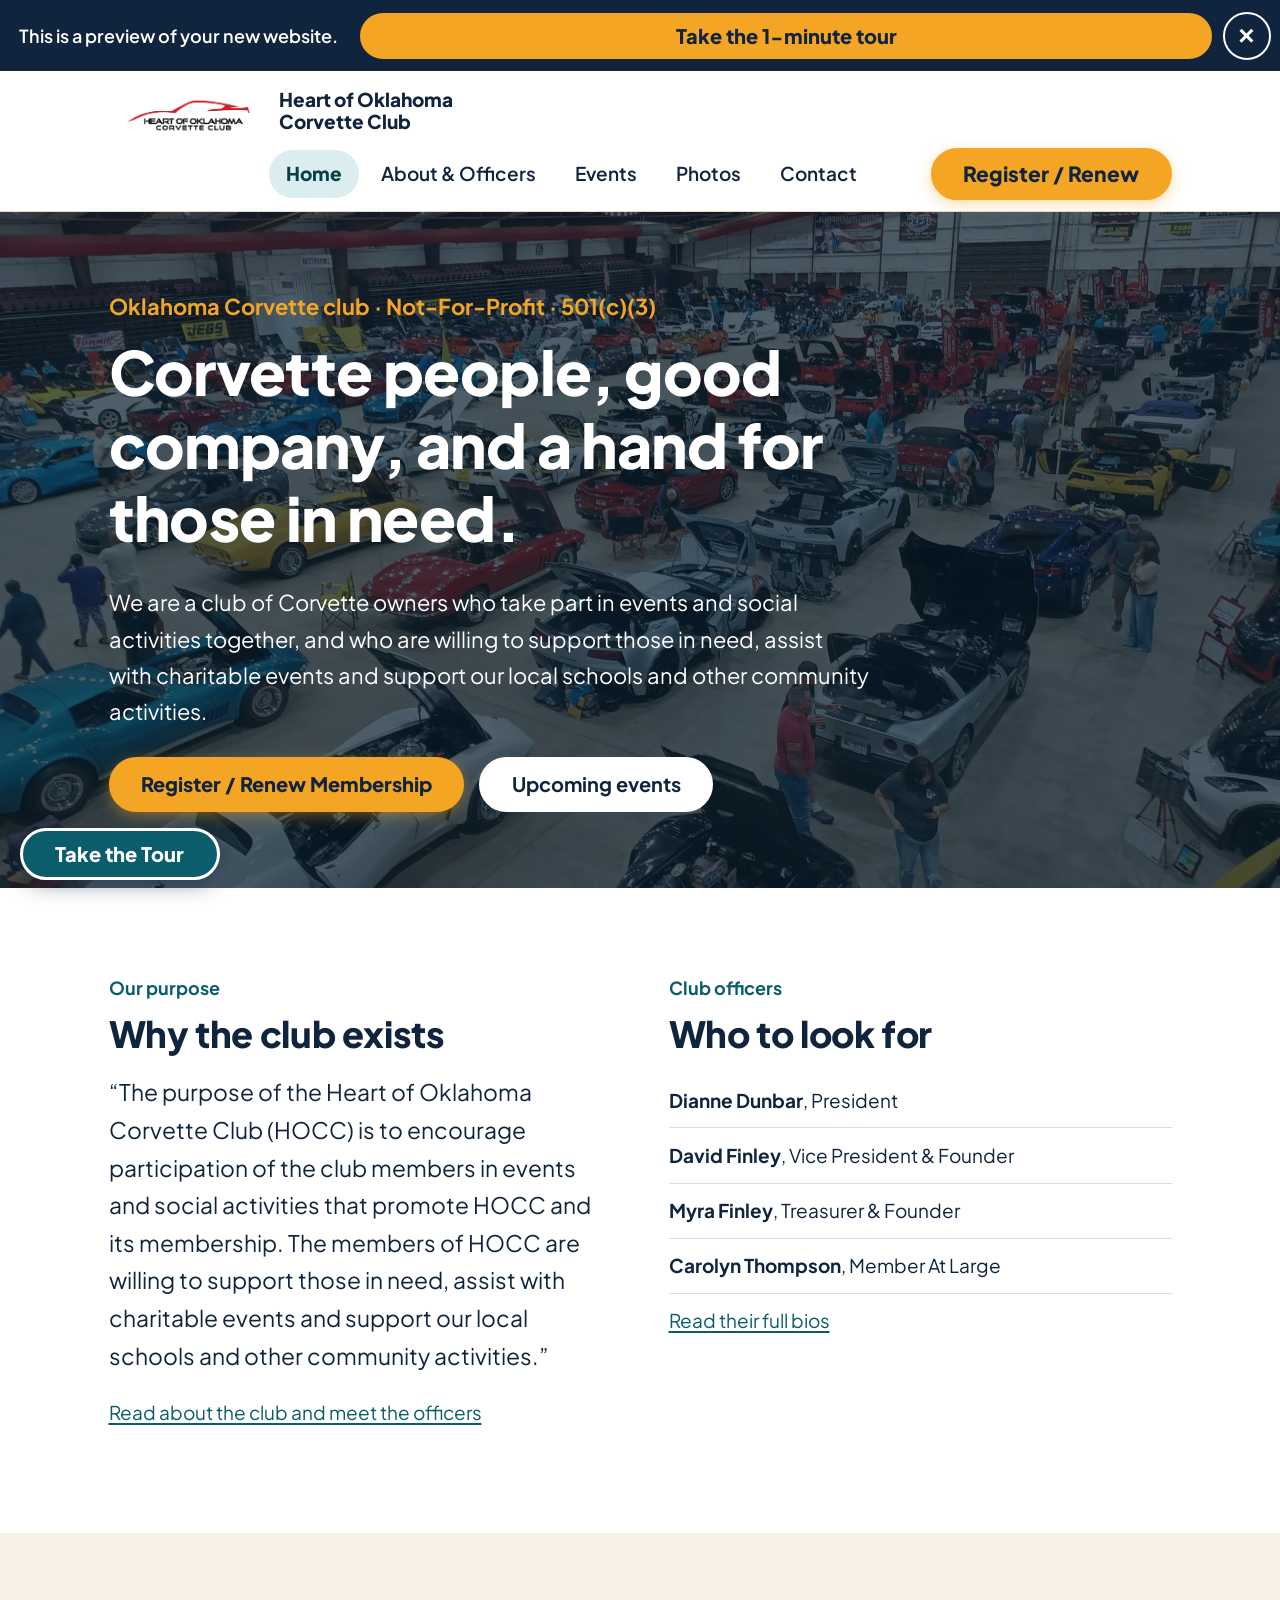
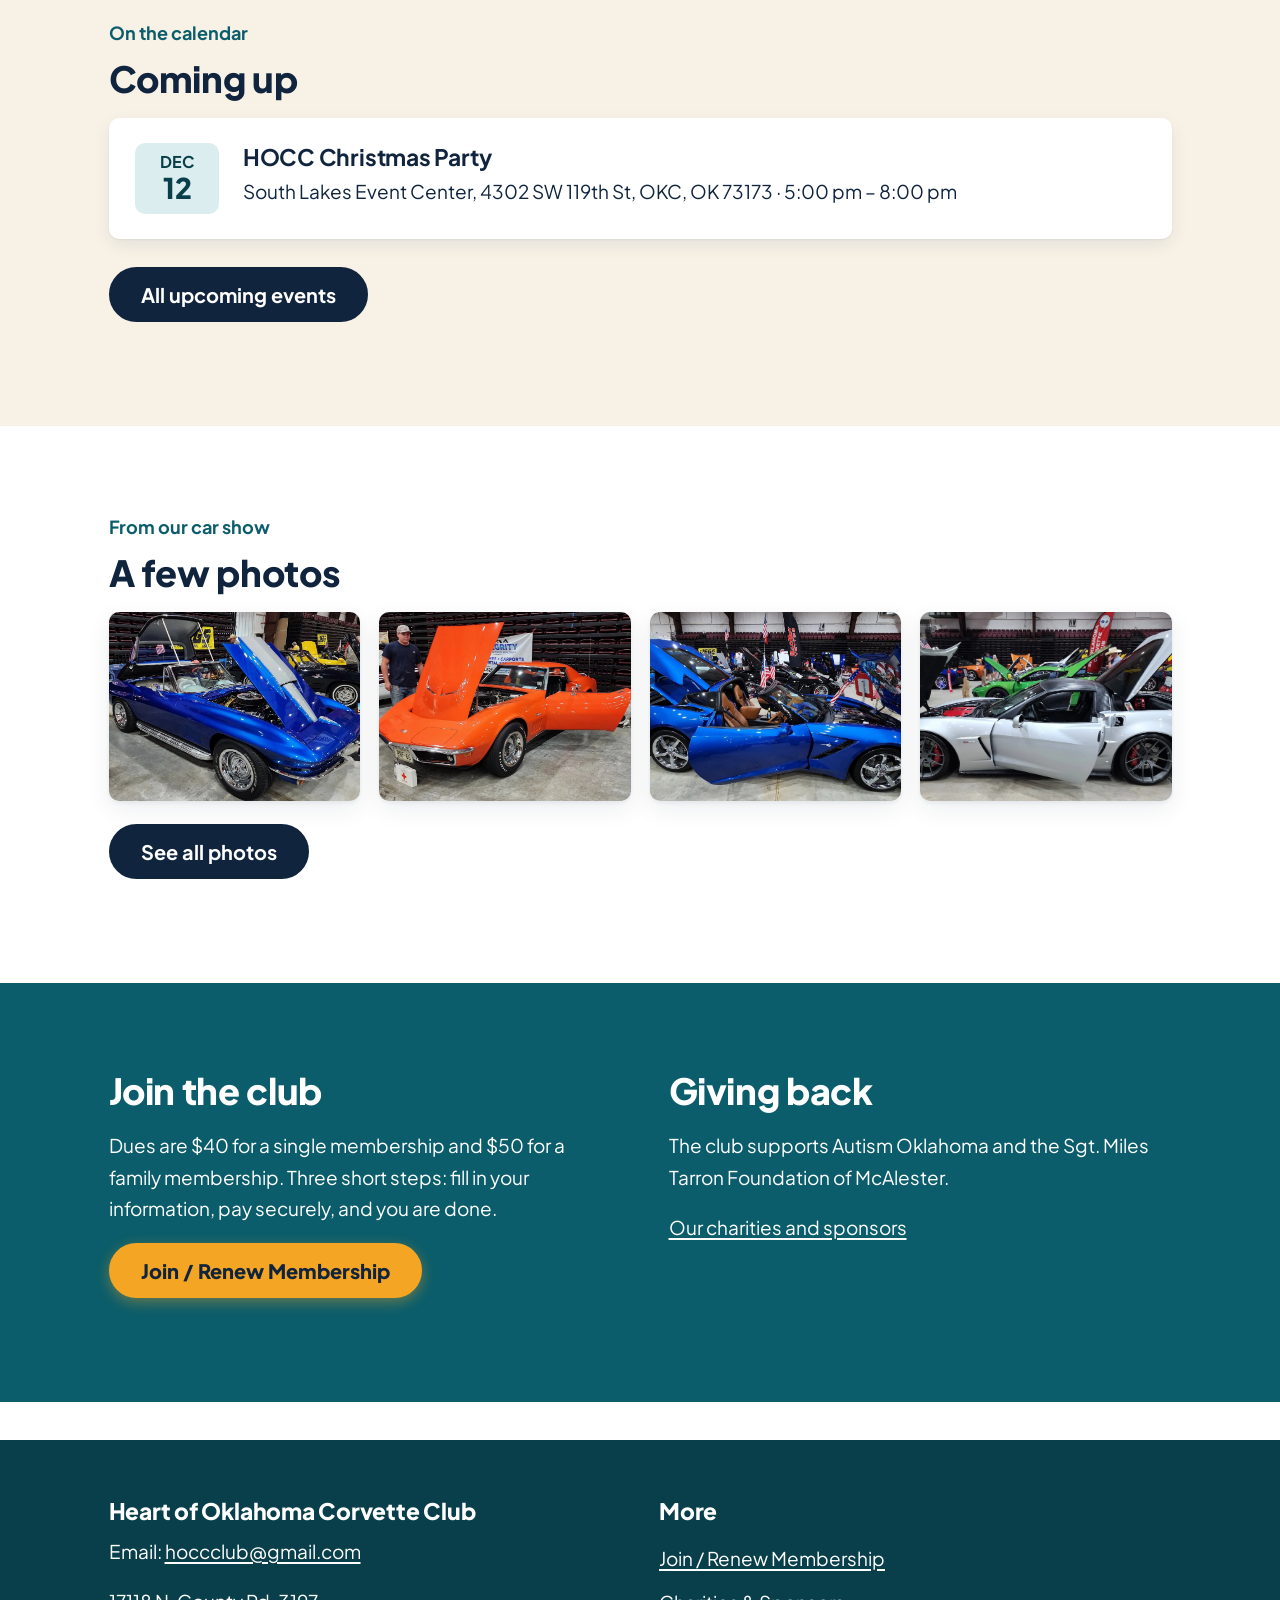
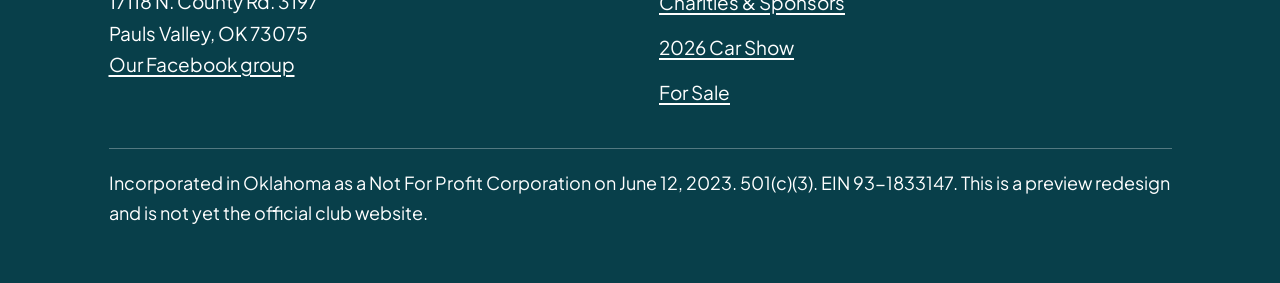
<file: index.html>
<!DOCTYPE html>
<html lang="en">
<head>
<meta charset="utf-8">
<meta name="viewport" content="width=device-width, initial-scale=1">
<meta name="robots" content="noindex, nofollow">
<title>Heart of Oklahoma Corvette Club</title>
<link rel="preconnect" href="https://fonts.googleapis.com">
<link rel="preconnect" href="https://fonts.gstatic.com" crossorigin>
<link href="https://fonts.googleapis.com/css2?family=Plus+Jakarta+Sans:wght@400;500;600;700;800&display=swap" rel="stylesheet">
<link rel="stylesheet" href="style.css">
<link rel="stylesheet" href="tour.css"> <!-- PREVIEW TOUR: remove before launch -->
</head>
<body>
<a class="skip" href="#main">Skip to main content</a>
<header class="site-header">
  <div class="wrap header-top">
    <a class="brand" href="index.html"><img src="images/1b97d2c0-HOCC-Logo.png" alt="Heart of Oklahoma Corvette Club logo"><span>Heart of Oklahoma Corvette Club</span></a>
    <a class="join-btn" href="membership.html"><span class="l-full">Register / Renew</span><span class="l-short">Register</span></a>
    <details class="menu"><summary>Menu</summary><ul><li><a href="index.html" aria-current="page">Home</a></li><li><a href="about.html">About &amp; Officers</a></li><li><a href="events.html">Events</a></li><li><a href="gallery.html">Photos</a></li><li><a href="contact.html">Contact</a></li></ul></details>
  </div>
  <nav class="nav" aria-label="Main">
    <div class="wrap"><ul>
      <li><a href="index.html" aria-current="page">Home</a></li>
      <li><a href="about.html">About &amp; Officers</a></li>
      <li><a href="events.html">Events</a></li>
      <li><a href="gallery.html">Photos</a></li>
      <li><a href="contact.html">Contact</a></li>
    </ul></div>
  </nav>
</header>

<main id="main">
  <div class="hero">
    <img class="hero-img" src="images/42bc1aed-CS-1.jpg" alt="Rows of Corvettes with hoods raised at a car show inside the Southeast EXPO Center">
    <div class="wrap hero-text">
      <p class="eyebrow hide-m">Oklahoma Corvette club &middot; Not-For-Profit &middot; 501(c)(3)</p>
      <h1>Corvette people, good company, and a hand for those in need.</h1>
      <p class="hide-m">We are a club of Corvette owners who take part in events and social activities together, and who are willing to support those in need, assist with charitable events and support our local schools and other community activities.</p>
      <div class="btn-row">
        <a class="btn gold" href="membership.html">Register / Renew Membership</a>
        <a class="btn light hide-m" href="events.html">Upcoming events</a>
      </div>
    </div>
  </div>

  <section>
    <div class="wrap two">
      <div>
        <p class="label">Our purpose</p>
        <h2>Why the club exists</h2>
        <p class="lead hide-m">&ldquo;The purpose of the Heart of Oklahoma Corvette Club (HOCC) is to encourage participation of the club members in events and social activities that promote HOCC and its membership. The members of HOCC are willing to support those in need, assist with charitable events and support our local schools and other community activities.&rdquo;</p>
        <p class="lead show-m">The club encourages its members to take part in events and social activities that promote HOCC and its membership. Members are willing to support those in need, assist with charitable events and support our local schools and other community activities.</p>
        <p class="show-m"><a href="about.html#purpose">Read more</a></p>
        <p class="hide-m"><a href="about.html">Read about the club and meet the officers</a></p>
      </div>
      <div>
        <p class="label">Club officers</p>
        <h2 class="hide-mobile">Who to look for</h2>
        <ul class="officer-mini hide-mobile">
          <li><strong>Dianne Dunbar</strong>, President</li>
          <li><strong>David Finley</strong>, Vice President &amp; Founder</li>
          <li><strong>Myra Finley</strong>, Treasurer &amp; Founder</li>
          <li><strong>Carolyn Thompson</strong>, Member At Large</li>
        </ul>
        <p style="margin-top:.6rem"><a href="about.html#officers"><span class="show-m">Meet our 4 club officers</span><span class="hide-m">Read their full bios</span></a></p>
      </div>
    </div>
  </section>

  <section class="band">
    <div class="wrap">
      <p class="label">On the calendar</p>
      <h2>Coming up</h2>
      <ul class="events" data-list="home">
        <li class="event" data-end="2026-10-25">
          <div class="date"><span class="m">Oct</span><span class="d">23&ndash;25</span></div>
          <div><h3>HOCC's Annual Fall Foliage Corvette Cruise Adventure</h3><p>Cherokee Casino &amp; Hotel Roland, 109 Cherokee Blvd, Roland, OK 74954 &middot; 9 am</p></div>
        </li>
        <li class="event" data-end="2026-11-03">
          <div class="date"><span class="m">Nov</span><span class="d">3</span></div>
          <div><h3>HOCC Board Meeting</h3><p>Van's Pig Stand, 1991 Tower Dr, Moore, OK 73160 &middot; 6:00 pm &ndash; 8:00 pm</p></div>
        </li>
        <li class="event over-m" data-end="2026-11-04">
          <div class="date"><span class="m">Nov</span><span class="d">4</span></div>
          <div><h3>HOCC Ladies Night Out Dinner</h3><p>BJ's Restaurant &amp; Brewhouse, 330 Ed Noble Pkwy, Norman, OK 73072 &middot; 7:00 pm &ndash; 9:00 pm</p></div>
        </li>
        <li class="event over" data-end="2026-11-11">
          <div class="date"><span class="m">Nov</span><span class="d">11</span></div>
          <div><h3>Midwest City Veterans Day Parade</h3><p>Midwest City, OK &middot; 8:00 am &ndash; 3:30 pm</p></div>
        </li>
        <li class="event over" data-end="2026-11-21">
          <div class="date"><span class="m">Nov</span><span class="d">21</span></div>
          <div><h3>HOCC November Membership Meeting</h3><p>Yellow Rose Dinner Theater, 1005 SW 4th St, Moore, OK &middot; 1:00 pm &ndash; 3:00 pm</p></div>
        </li>
        <li class="event over" data-end="2026-12-12">
          <div class="date"><span class="m">Dec</span><span class="d">12</span></div>
          <div><h3>HOCC Christmas Party</h3><p>South Lakes Event Center, 4302 SW 119th St, OKC, OK 73173 &middot; 5:00 pm &ndash; 8:00 pm</p></div>
        </li>
      </ul>
      <p class="no-events" id="no-events" hidden>No upcoming events listed. Check back soon or email <a href="mailto:hoccclub@gmail.com">hoccclub@gmail.com</a></p>
      <p><a class="btn dark" href="events.html">All upcoming events</a></p>
    </div>
  </section>

  <section>
    <div class="wrap">
      <p class="label">From our car show</p>
      <h2>A few photos</h2>
      <ul class="grid">
        <li><a href="images/91def16d-CS-10.jpg"><img src="images/91def16d-CS-10.jpg" alt="Blue Corvette with its hood up at the club car show" loading="lazy"></a></li>
        <li><a href="images/a513e608-CS-15.jpg"><img src="images/a513e608-CS-15.jpg" alt="Orange Corvette on display at the club car show" loading="lazy"></a></li>
        <li><a href="images/1ba05a37-CS-27.jpg"><img src="images/1ba05a37-CS-27.jpg" alt="Red Corvette with hood raised at the club car show" loading="lazy"></a></li>
        <li><a href="images/810afc99-CS-41.jpg"><img src="images/810afc99-CS-41.jpg" alt="Corvettes on display at the club car show" loading="lazy"></a></li>
      </ul>
      <p style="margin-top:1.25rem"><a class="btn dark" href="gallery.html">See all photos</a></p>
    </div>
  </section>

  <section class="band-dark hide-mobile">
    <div class="wrap two">
      <div>
        <h2>Join the club</h2>
        <p>Dues are $40 for a single membership and $50 for a family membership. Three short steps: fill in your information, pay securely, and you are done.</p>
        <p><a class="btn gold" href="membership.html">Join / Renew Membership</a></p>
      </div>
      <div>
        <h2>Giving back</h2>
        <p>The club supports Autism Oklahoma and the Sgt. Miles Tarron Foundation of McAlester.</p>
        <p><a href="charities.html">Our charities and sponsors</a></p>
      </div>
    </div>
  </section>
</main>

<footer class="site-footer">
  <div class="wrap">
    <div class="foot-grid">
      <div>
        <h2>Heart of Oklahoma Corvette Club</h2>
        <p>Email: <a href="mailto:hoccclub@gmail.com">hoccclub@gmail.com</a></p>
        <address>17118 N. County Rd. 3197<br>Pauls Valley, OK 73075</address>
        <p><a href="https://www.facebook.com/groups/1453977328508756">Our Facebook group</a></p>
      </div>
      <div>
        <h2>More</h2>
        <ul class="foot-links">
          <li><a href="membership.html">Join / Renew Membership</a></li>
          <li><a href="charities.html">Charities &amp; Sponsors</a></li>
          <li><a href="car-show-2026.html">2026 Car Show</a></li>
          <li><a href="for-sale.html">For Sale</a></li>
        </ul>
      </div>
    </div>
    <p class="fine">Incorporated in Oklahoma as a Not For Profit Corporation on June 12, 2023. 501(c)(3). EIN 93-1833147. This is a preview redesign and is not yet the official club website.</p>
  </div>
</footer>
<a class="join-bar" href="membership.html">Join / Renew Membership</a>
<script src="events.js" defer></script>
<script src="tour.js" defer></script> <!-- PREVIEW TOUR: remove before launch -->
</body>
</html>
</file>
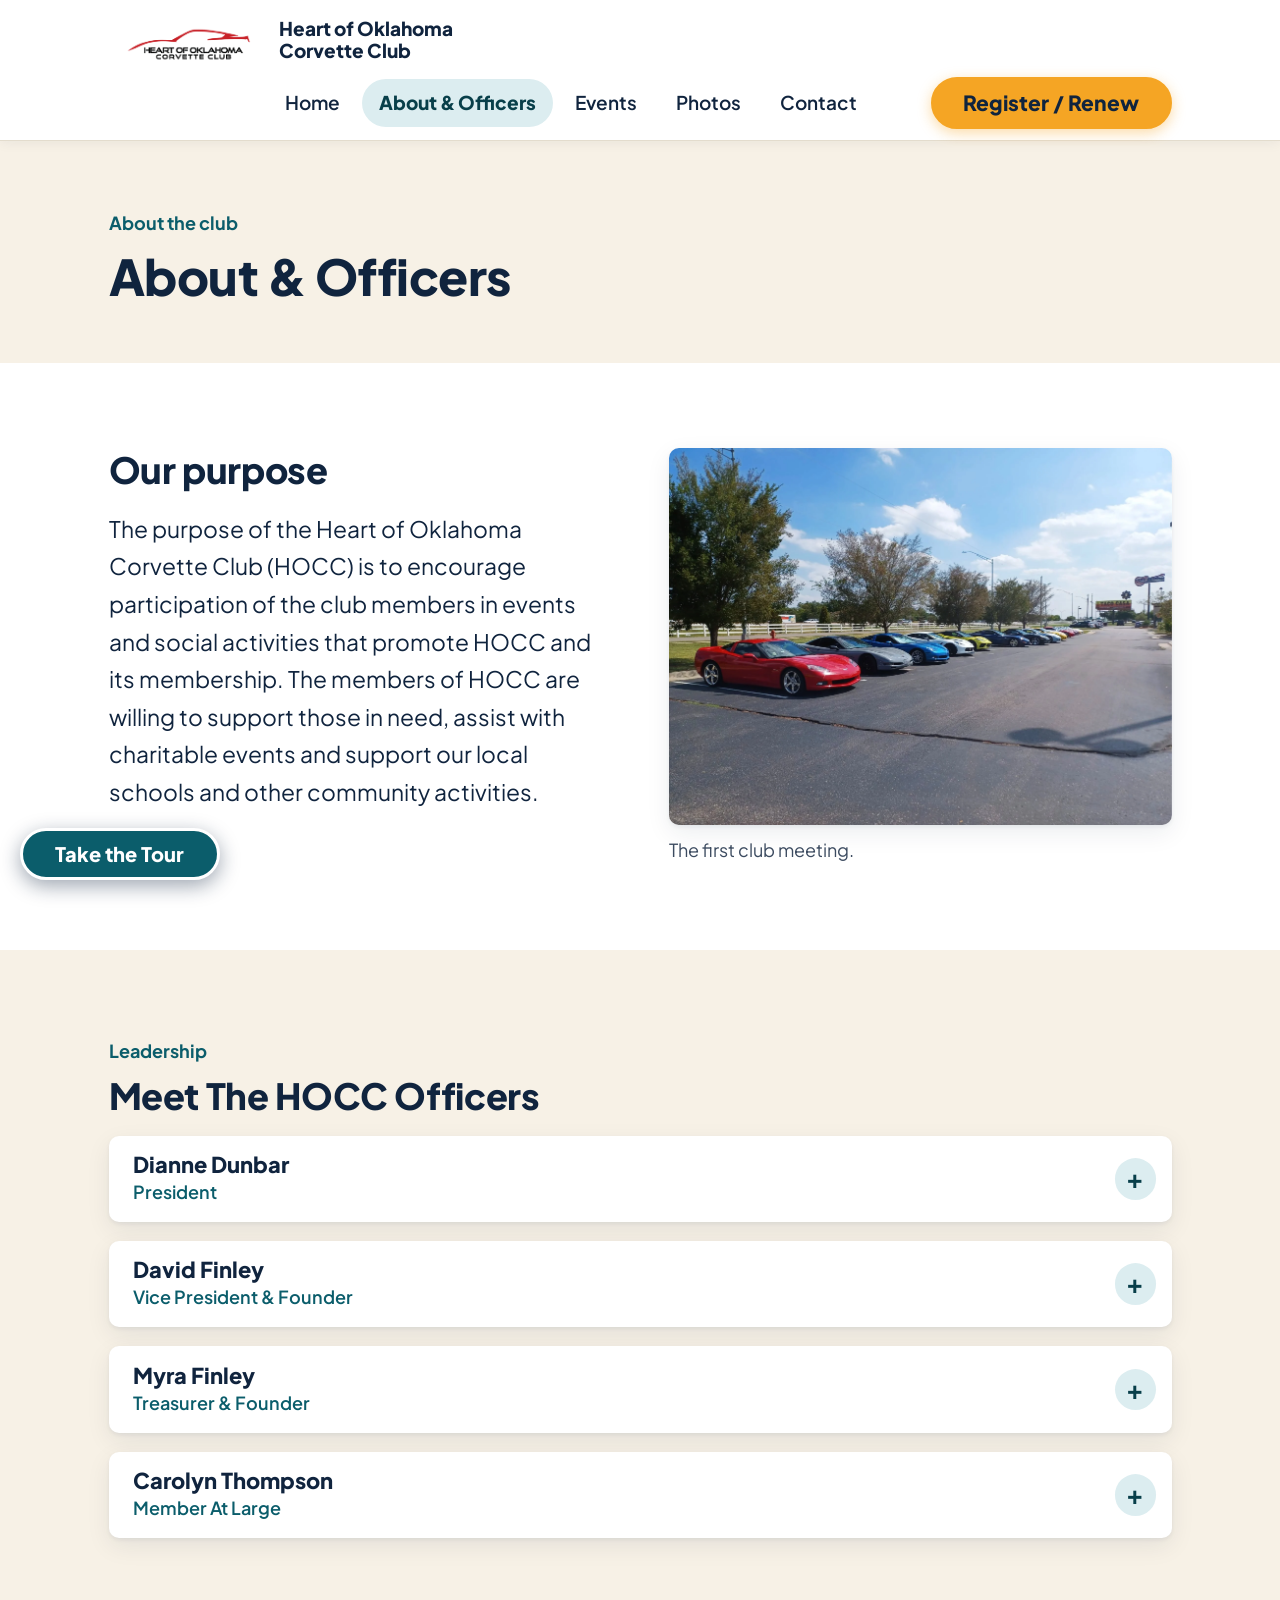
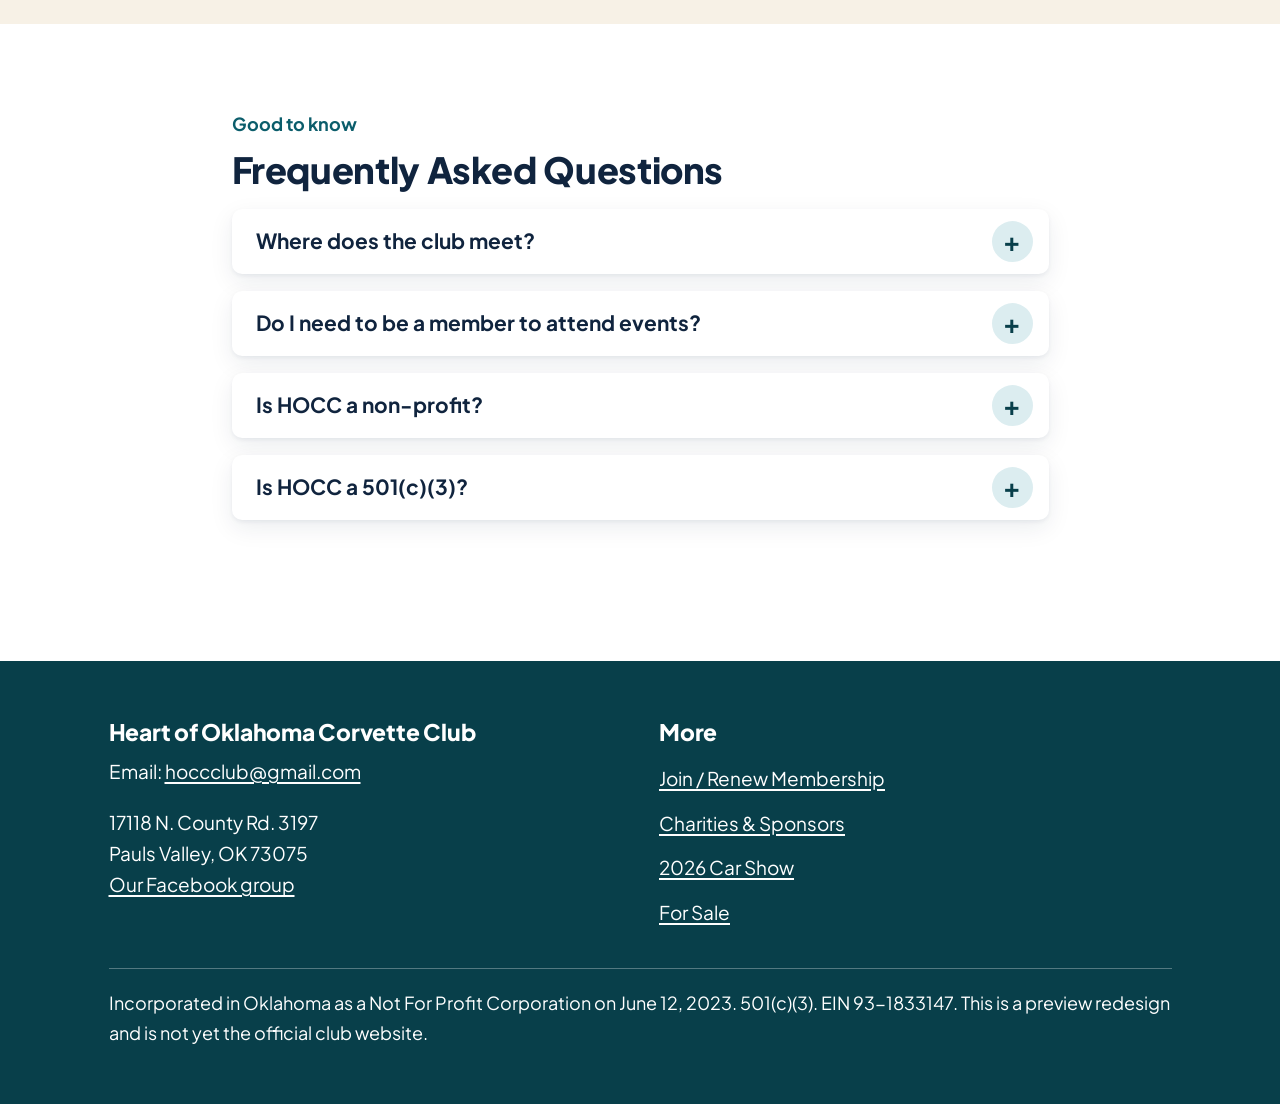
<file: about.html>
<!DOCTYPE html>
<html lang="en">
<head>
<meta charset="utf-8">
<meta name="viewport" content="width=device-width, initial-scale=1">
<meta name="robots" content="noindex, nofollow">
<title>About &amp; Officers - Heart of Oklahoma Corvette Club</title>
<link rel="preconnect" href="https://fonts.googleapis.com">
<link rel="preconnect" href="https://fonts.gstatic.com" crossorigin>
<link href="https://fonts.googleapis.com/css2?family=Plus+Jakarta+Sans:wght@400;500;600;700;800&display=swap" rel="stylesheet">
<link rel="stylesheet" href="style.css">
<link rel="stylesheet" href="tour.css"> <!-- PREVIEW TOUR: remove before launch -->
</head>
<body>
<a class="skip" href="#main">Skip to main content</a>
<header class="site-header">
  <div class="wrap header-top">
    <a class="brand" href="index.html"><img src="images/1b97d2c0-HOCC-Logo.png" alt="Heart of Oklahoma Corvette Club logo"><span>Heart of Oklahoma Corvette Club</span></a>
    <a class="join-btn" href="membership.html"><span class="l-full">Register / Renew</span><span class="l-short">Register</span></a>
    <details class="menu"><summary>Menu</summary><ul><li><a href="index.html">Home</a></li><li><a href="about.html" aria-current="page">About &amp; Officers</a></li><li><a href="events.html">Events</a></li><li><a href="gallery.html">Photos</a></li><li><a href="contact.html">Contact</a></li></ul></details>
  </div>
  <nav class="nav" aria-label="Main">
    <div class="wrap"><ul>
      <li><a href="index.html">Home</a></li>
      <li><a href="about.html" aria-current="page">About &amp; Officers</a></li>
      <li><a href="events.html">Events</a></li>
      <li><a href="gallery.html">Photos</a></li>
      <li><a href="contact.html">Contact</a></li>
    </ul></div>
  </nav>
</header>

<main id="main">
  <div class="page-title"><div class="wrap">
    <p class="label">About the club</p>
    <h1>About &amp; Officers</h1>
  </div></div>

  <section id="purpose">
    <div class="wrap two">
      <div>
        <h2>Our purpose</h2>
        <p class="lead">The purpose of the Heart of Oklahoma Corvette Club (HOCC) is to encourage participation of the club members in events and social activities that promote HOCC and its membership. The members of HOCC are willing to support those in need, assist with charitable events and support our local schools and other community activities.</p>
      </div>
      <figure style="margin:0">
        <img src="images/b98f7c88-1st-club-meeting-4.jpg" alt="Club members gathered at the first club meeting" loading="lazy">
        <figcaption>The first club meeting.</figcaption>
      </figure>
    </div>
  </section>

  <section class="band" id="officers">
    <div class="wrap">
      <p class="label">Leadership</p>
      <h2>Meet The HOCC Officers</h2>
      <div class="officers">
        <details class="officer-acc">
          <summary><span class="sum-name">Dianne Dunbar</span><span class="sum-role">President</span></summary>
          <div class="officer-body">
            <img src="images/0f66eeb4-Dianne-2.jpeg" alt="Dianne Dunbar, President" loading="lazy">
            <p>Dianne is retired.  She is a Veteran of the US Air Force.  She has worn many different hats during her career; she is most proud of her work as a private caregiver for the last 15 years.  She is thrilled to have found her Corvette family with the Heart of Oklahoma Corvette Club and learning more about her car.</p>
          </div>
        </details>
        <details class="officer-acc">
          <summary><span class="sum-name">David Finley</span><span class="sum-role">Vice President &amp; Founder</span></summary>
          <div class="officer-body">
            <img src="images/2134be6e-David-Finley.jpg" alt="Vice President David Finley" loading="lazy">
            <p>David currently works for the USDA - NRCS.  David&rsquo;s service is as a Quality Assurance Inspector for the rehabilitation of flood control dams.  David&rsquo;s hobbies include woodworking and diy projects.  David enjoys being a part of the Corvette community and hanging out with his Corvette family of friends.</p>
          </div>
        </details>
        <details class="officer-acc">
          <summary><span class="sum-name">Myra Finley</span><span class="sum-role">Treasurer &amp; Founder</span></summary>
          <div class="officer-body">
            <img src="images/22e0c5cb-Myra-Finley-v2.jpg" alt="Treasurer Myra Finley" loading="lazy">
            <p>Myra has been married to David for 30+ years and is retired.  Myra has over 40 years in the accounting industry.  Myra enjoys crafts and diy projects.  Myra loves her Corvette and Corvette family.</p>
          </div>
        </details>
        <details class="officer-acc">
          <summary><span class="sum-name">Carolyn Thompson</span><span class="sum-role">Member At Large</span></summary>
          <div class="officer-body">
            <img src="images/1f68d82e-Carolyn-Thompson.png" alt="Carolyn Thompson, Member At Large" loading="lazy">
            <p>Carolyn retired from a non-profit after 17 years as a contractor at Tinker Air Force Base.  Loves all corvettes but has a special place in her heart for C3&rsquo;s.  Enjoys flowers, woodworking and grandkids.</p>
          </div>
        </details>
      </div>
    </div>
  </section>

  <section id="faq">
    <div class="wrap narrow">
      <p class="label">Good to know</p>
      <h2>Frequently Asked Questions</h2>
      <div class="faq">
        <details class="acc"><summary>Where does the club meet?</summary>
          <div class="acc-body"><p>Sonny&rsquo;s Caf&eacute;, 2406 Weeden Blvd, Purcell, OK 73080, (405) 527-0640; and Yellow Rose Dinner Theater, 1005 SW 4th St, Moore, OK 73160. See the <a href="events.html#meetings">events page</a> for dates.</p></div></details>
        <details class="acc"><summary>Do I need to be a member to attend events?</summary>
          <div class="acc-body"><p>In club sponsored events membership is required. <a href="membership.html">Join or renew here.</a></p></div></details>
        <details class="acc"><summary>Is HOCC a non-profit?</summary>
          <div class="acc-body"><p>Yes. HOCC is incorporated in the State of Oklahoma as a Not For Profit Corporation. HOCC was incorporated on June 12th, 2023.</p></div></details>
        <details class="acc"><summary>Is HOCC a 501(c)(3)?</summary>
          <div class="acc-body"><p>Yes. HOCC EIN: 93-1833147</p></div></details>
      </div>
    </div>
  </section>
</main>

<footer class="site-footer">
  <div class="wrap">
    <div class="foot-grid">
      <div>
        <h2>Heart of Oklahoma Corvette Club</h2>
        <p>Email: <a href="mailto:hoccclub@gmail.com">hoccclub@gmail.com</a></p>
        <address>17118 N. County Rd. 3197<br>Pauls Valley, OK 73075</address>
        <p><a href="https://www.facebook.com/groups/1453977328508756">Our Facebook group</a></p>
      </div>
      <div>
        <h2>More</h2>
        <ul class="foot-links">
          <li><a href="membership.html">Join / Renew Membership</a></li>
          <li><a href="charities.html">Charities &amp; Sponsors</a></li>
          <li><a href="car-show-2026.html">2026 Car Show</a></li>
          <li><a href="for-sale.html">For Sale</a></li>
        </ul>
      </div>
    </div>
    <p class="fine">Incorporated in Oklahoma as a Not For Profit Corporation on June 12, 2023. 501(c)(3). EIN 93-1833147. This is a preview redesign and is not yet the official club website.</p>
  </div>
</footer>
<a class="join-bar" href="membership.html">Join / Renew Membership</a>
<script src="tour.js" defer></script> <!-- PREVIEW TOUR: remove before launch -->
</body>
</html>
</file>
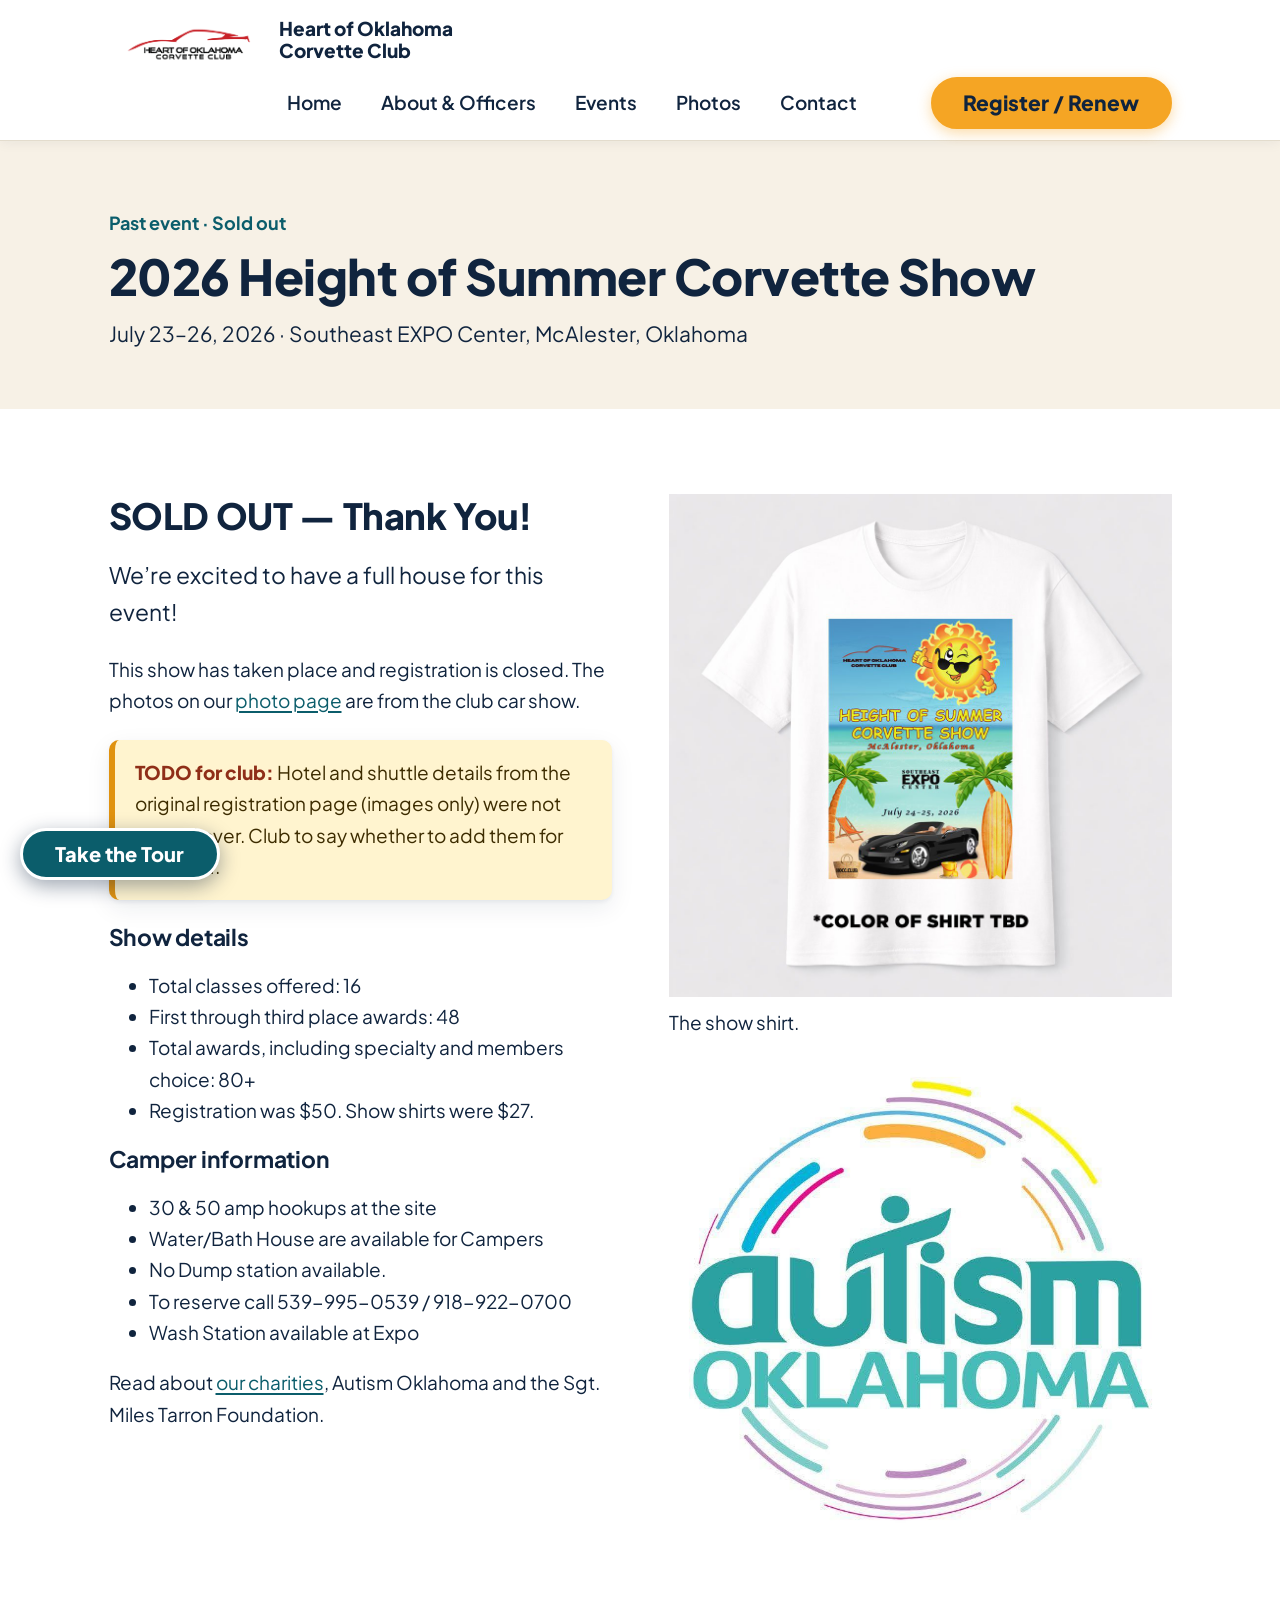
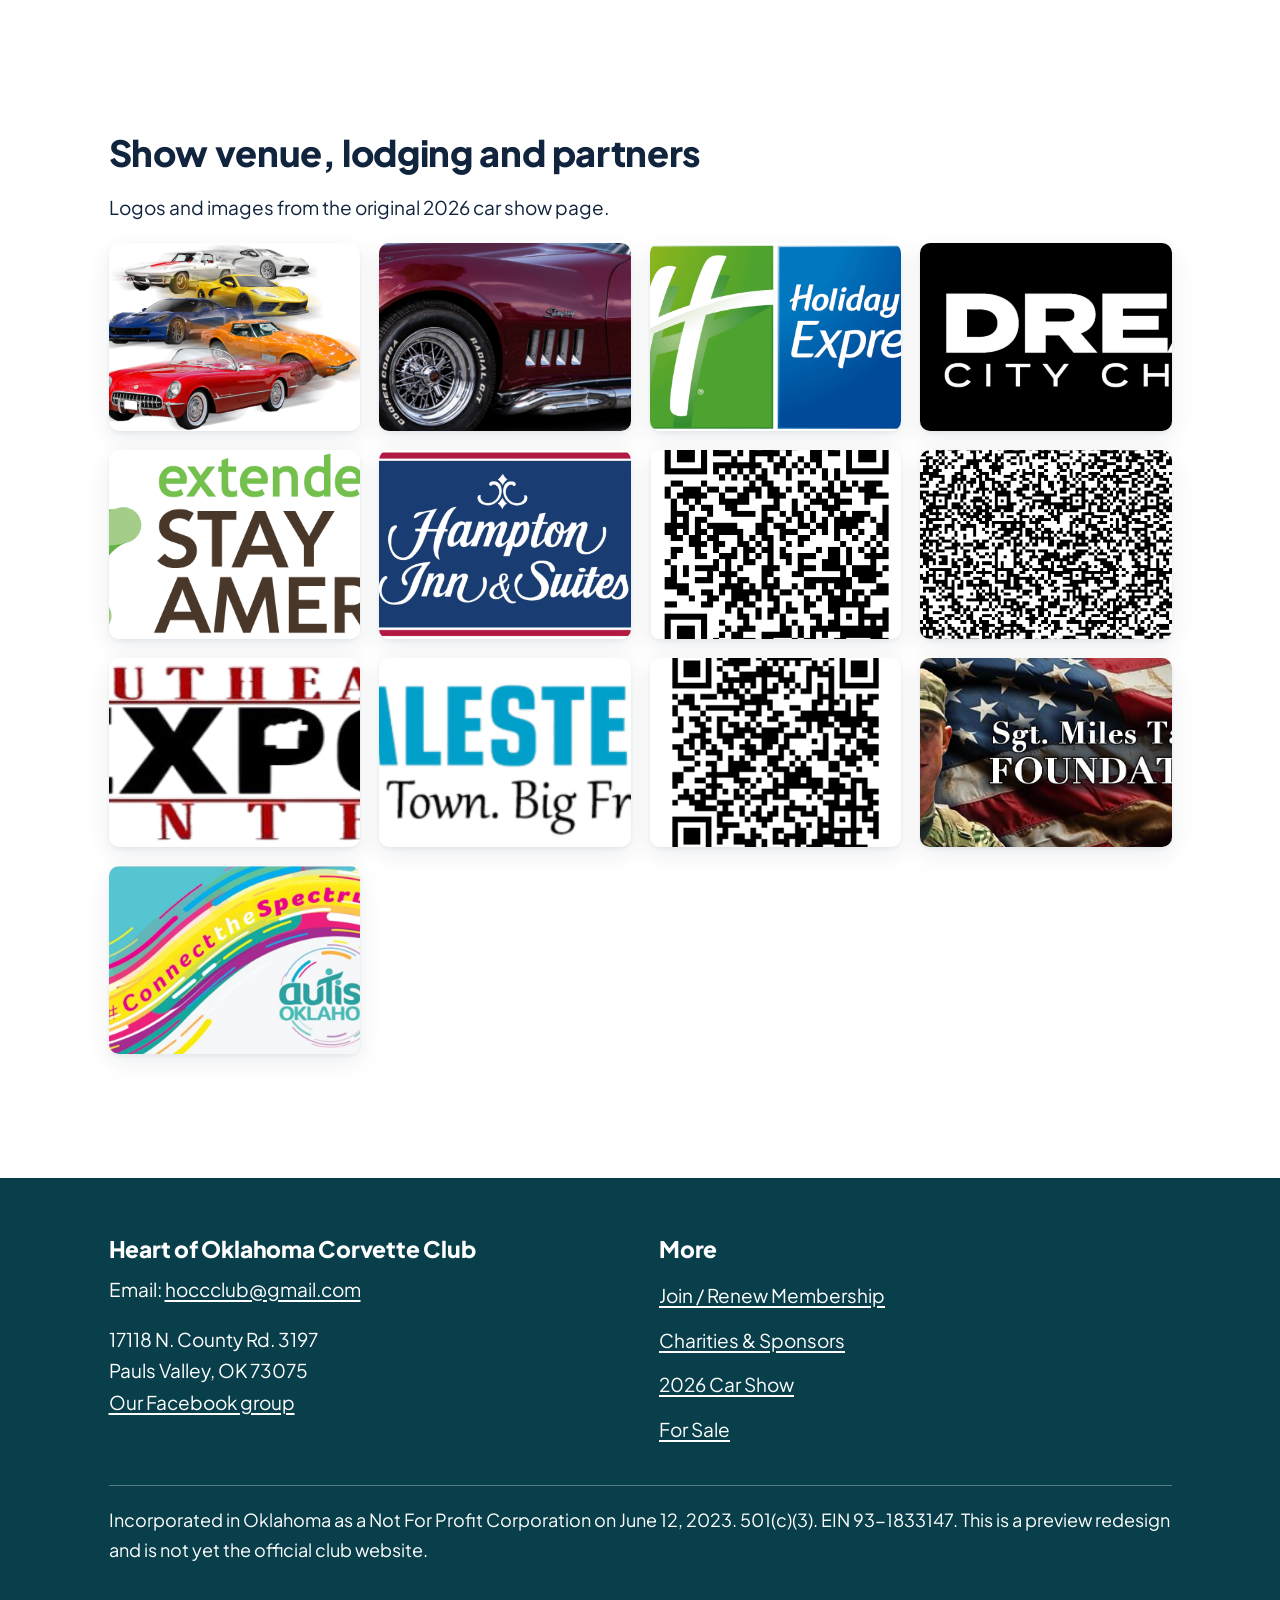
<file: car-show-2026.html>
<!DOCTYPE html>
<html lang="en">
<head>
<meta charset="utf-8">
<meta name="viewport" content="width=device-width, initial-scale=1">
<meta name="robots" content="noindex, nofollow">
<title>2026 Height of Summer Corvette Show - Heart of Oklahoma Corvette Club</title>
<link rel="preconnect" href="https://fonts.googleapis.com">
<link rel="preconnect" href="https://fonts.gstatic.com" crossorigin>
<link href="https://fonts.googleapis.com/css2?family=Plus+Jakarta+Sans:wght@400;500;600;700;800&display=swap" rel="stylesheet">
<link rel="stylesheet" href="style.css">
<link rel="stylesheet" href="tour.css"> <!-- PREVIEW TOUR: remove before launch -->
</head>
<body>
<a class="skip" href="#main">Skip to main content</a>
<header class="site-header">
  <div class="wrap header-top">
    <a class="brand" href="index.html"><img src="images/1b97d2c0-HOCC-Logo.png" alt="Heart of Oklahoma Corvette Club logo"><span>Heart of Oklahoma Corvette Club</span></a>
    <a class="join-btn" href="membership.html"><span class="l-full">Register / Renew</span><span class="l-short">Register</span></a>
    <details class="menu"><summary>Menu</summary><ul><li><a href="index.html">Home</a></li><li><a href="about.html">About &amp; Officers</a></li><li><a href="events.html">Events</a></li><li><a href="gallery.html">Photos</a></li><li><a href="contact.html">Contact</a></li></ul></details>
  </div>
  <nav class="nav" aria-label="Main">
    <div class="wrap"><ul>
      <li><a href="index.html">Home</a></li>
      <li><a href="about.html">About &amp; Officers</a></li>
      <li><a href="events.html">Events</a></li>
      <li><a href="gallery.html">Photos</a></li>
      <li><a href="contact.html">Contact</a></li>
    </ul></div>
  </nav>
</header>

<main id="main">
  <div class="page-title"><div class="wrap">
    <p class="label">Past event &middot; Sold out</p>
    <h1>2026 Height of Summer Corvette Show</h1>
    <p>July 23&ndash;26, 2026 &middot; Southeast EXPO Center, McAlester, Oklahoma</p>
  </div></div>

  <section>
    <div class="wrap two">
      <div>
        <h2>SOLD OUT &mdash; Thank You!</h2>
        <p class="lead">We&rsquo;re excited to have a full house for this event!</p>
        <p>This show has taken place and registration is closed. The photos on our <a href="gallery.html">photo page</a> are from the club car show.</p>
        <!-- TODO: the original registration page was a Squarespace store; registration was $50. Club to confirm whether to keep any of this page. -->
        <p class="todo">Hotel and shuttle details from the original registration page (images only) were not carried over. Club to say whether to add them for next year.</p>
        <h3>Show details</h3>
        <ul>
          <li>Total classes offered: 16</li>
          <li>First through third place awards: 48</li>
          <li>Total awards, including specialty and members choice: 80+</li>
          <li>Registration was $50. Show shirts were $27.</li>
        </ul>
        <h3>Camper information</h3>
        <ul>
          <li>30 &amp; 50 amp hookups at the site</li>
          <li>Water/Bath House are available for Campers</li>
          <li>No Dump station available.</li>
          <li>To reserve call 539-995-0539 / 918-922-0700</li>
          <li>Wash Station available at Expo</li>
        </ul>
        <p>Read about <a href="charities.html">our charities</a>, Autism Oklahoma and the Sgt. Miles Tarron Foundation.</p>
      </div>
      <div>
        <img src="images/810e384a-hocc-show-shirt.jpg" alt="The 2026 HOCC car show shirt" loading="lazy">
        <p style="margin-top:.5rem">The show shirt.</p>
        <img src="images/e4d06da4-CS-2.jpg" alt="Corvettes on display at the club car show" loading="lazy" style="margin-top:1rem">
      </div>
    </div>
  </section>
<section><div class="wrap"><h2>Show venue, lodging and partners</h2><p>Logos and images from the original 2026 car show page.</p><ul class="grid"><li><a href="images/7ccca7e6-corvettes.png"><img src="images/7ccca7e6-corvettes.png" alt="Image from the original 2026 car show page" loading="lazy"></a></li><li><a href="images/0de0ac01-Screen-Shot-2026-01-10-at-9.11.29-PM.png"><img src="images/0de0ac01-Screen-Shot-2026-01-10-at-9.11.29-PM.png" alt="Image from the original 2026 car show page" loading="lazy"></a></li><li><a href="images/18d4020b-Screen-Shot-2026-02-15-at-12.43.32-PM.png"><img src="images/18d4020b-Screen-Shot-2026-02-15-at-12.43.32-PM.png" alt="Image from the original 2026 car show page" loading="lazy"></a></li><li><a href="images/68b2443b-Screen-Shot-2026-02-15-at-1.13.38-PM.png"><img src="images/68b2443b-Screen-Shot-2026-02-15-at-1.13.38-PM.png" alt="Image from the original 2026 car show page" loading="lazy"></a></li><li><a href="images/8482978a-Screen-Shot-2026-02-15-at-12.45.55-PM.png"><img src="images/8482978a-Screen-Shot-2026-02-15-at-12.45.55-PM.png" alt="Image from the original 2026 car show page" loading="lazy"></a></li><li><a href="images/b4a90257-Screen-Shot-2026-02-15-at-12.50.37-PM.png"><img src="images/b4a90257-Screen-Shot-2026-02-15-at-12.50.37-PM.png" alt="Image from the original 2026 car show page" loading="lazy"></a></li><li><a href="images/c6e0df42-Screen-Shot-2026-02-15-at-1.03.28-PM.png"><img src="images/c6e0df42-Screen-Shot-2026-02-15-at-1.03.28-PM.png" alt="Image from the original 2026 car show page" loading="lazy"></a></li><li><a href="images/90dac972-holidayinnexpress.png"><img src="images/90dac972-holidayinnexpress.png" alt="Image from the original 2026 car show page" loading="lazy"></a></li><li><a href="images/e4f16259-logo.png"><img src="images/e4f16259-logo.png" alt="Image from the original 2026 car show page" loading="lazy"></a></li><li><a href="images/e9837f93-Untitled-design-10.png"><img src="images/e9837f93-Untitled-design-10.png" alt="Image from the original 2026 car show page" loading="lazy"></a></li><li><a href="images/1ba8bb97-Hamption-Inn---HOSCorvette_QR.png"><img src="images/1ba8bb97-Hamption-Inn---HOSCorvette_QR.png" alt="Image from the original 2026 car show page" loading="lazy"></a></li><li><a href="images/50bf852f-Sgt.-Miles-Tarron-Foundation.jpg"><img src="images/50bf852f-Sgt.-Miles-Tarron-Foundation.jpg" alt="Image from the original 2026 car show page" loading="lazy"></a></li><li><a href="images/9801c4b7-autism-oklahoma.jpg"><img src="images/9801c4b7-autism-oklahoma.jpg" alt="Image from the original 2026 car show page" loading="lazy"></a></li></ul></div></section>
</main>

<footer class="site-footer">
  <div class="wrap">
    <div class="foot-grid">
      <div>
        <h2>Heart of Oklahoma Corvette Club</h2>
        <p>Email: <a href="mailto:hoccclub@gmail.com">hoccclub@gmail.com</a></p>
        <address>17118 N. County Rd. 3197<br>Pauls Valley, OK 73075</address>
        <p><a href="https://www.facebook.com/groups/1453977328508756">Our Facebook group</a></p>
      </div>
      <div>
        <h2>More</h2>
        <ul class="foot-links">
          <li><a href="membership.html">Join / Renew Membership</a></li>
          <li><a href="charities.html">Charities &amp; Sponsors</a></li>
          <li><a href="car-show-2026.html">2026 Car Show</a></li>
          <li><a href="for-sale.html">For Sale</a></li>
        </ul>
      </div>
    </div>
    <p class="fine">Incorporated in Oklahoma as a Not For Profit Corporation on June 12, 2023. 501(c)(3). EIN 93-1833147. This is a preview redesign and is not yet the official club website.</p>
  </div>
</footer>
<a class="join-bar" href="membership.html">Join / Renew Membership</a>
<script src="tour.js" defer></script> <!-- PREVIEW TOUR: remove before launch -->
</body>
</html>
</file>
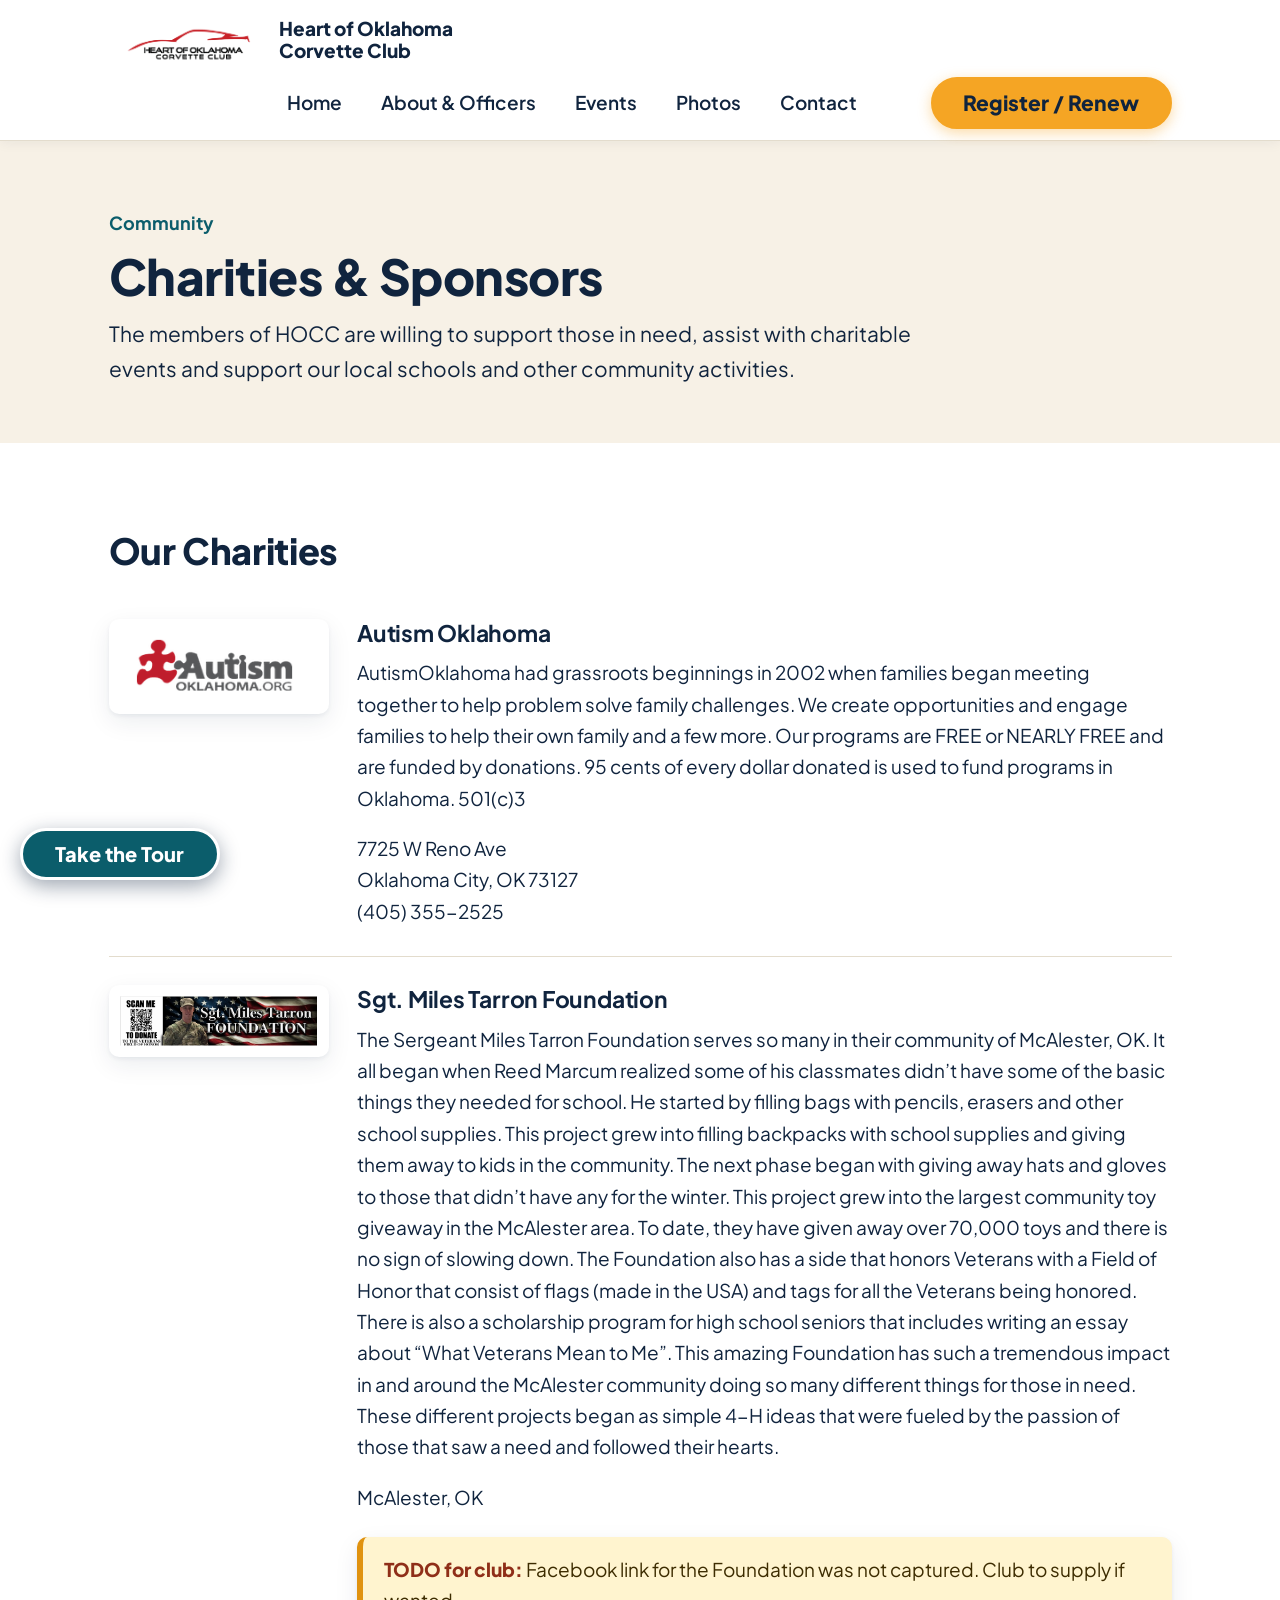
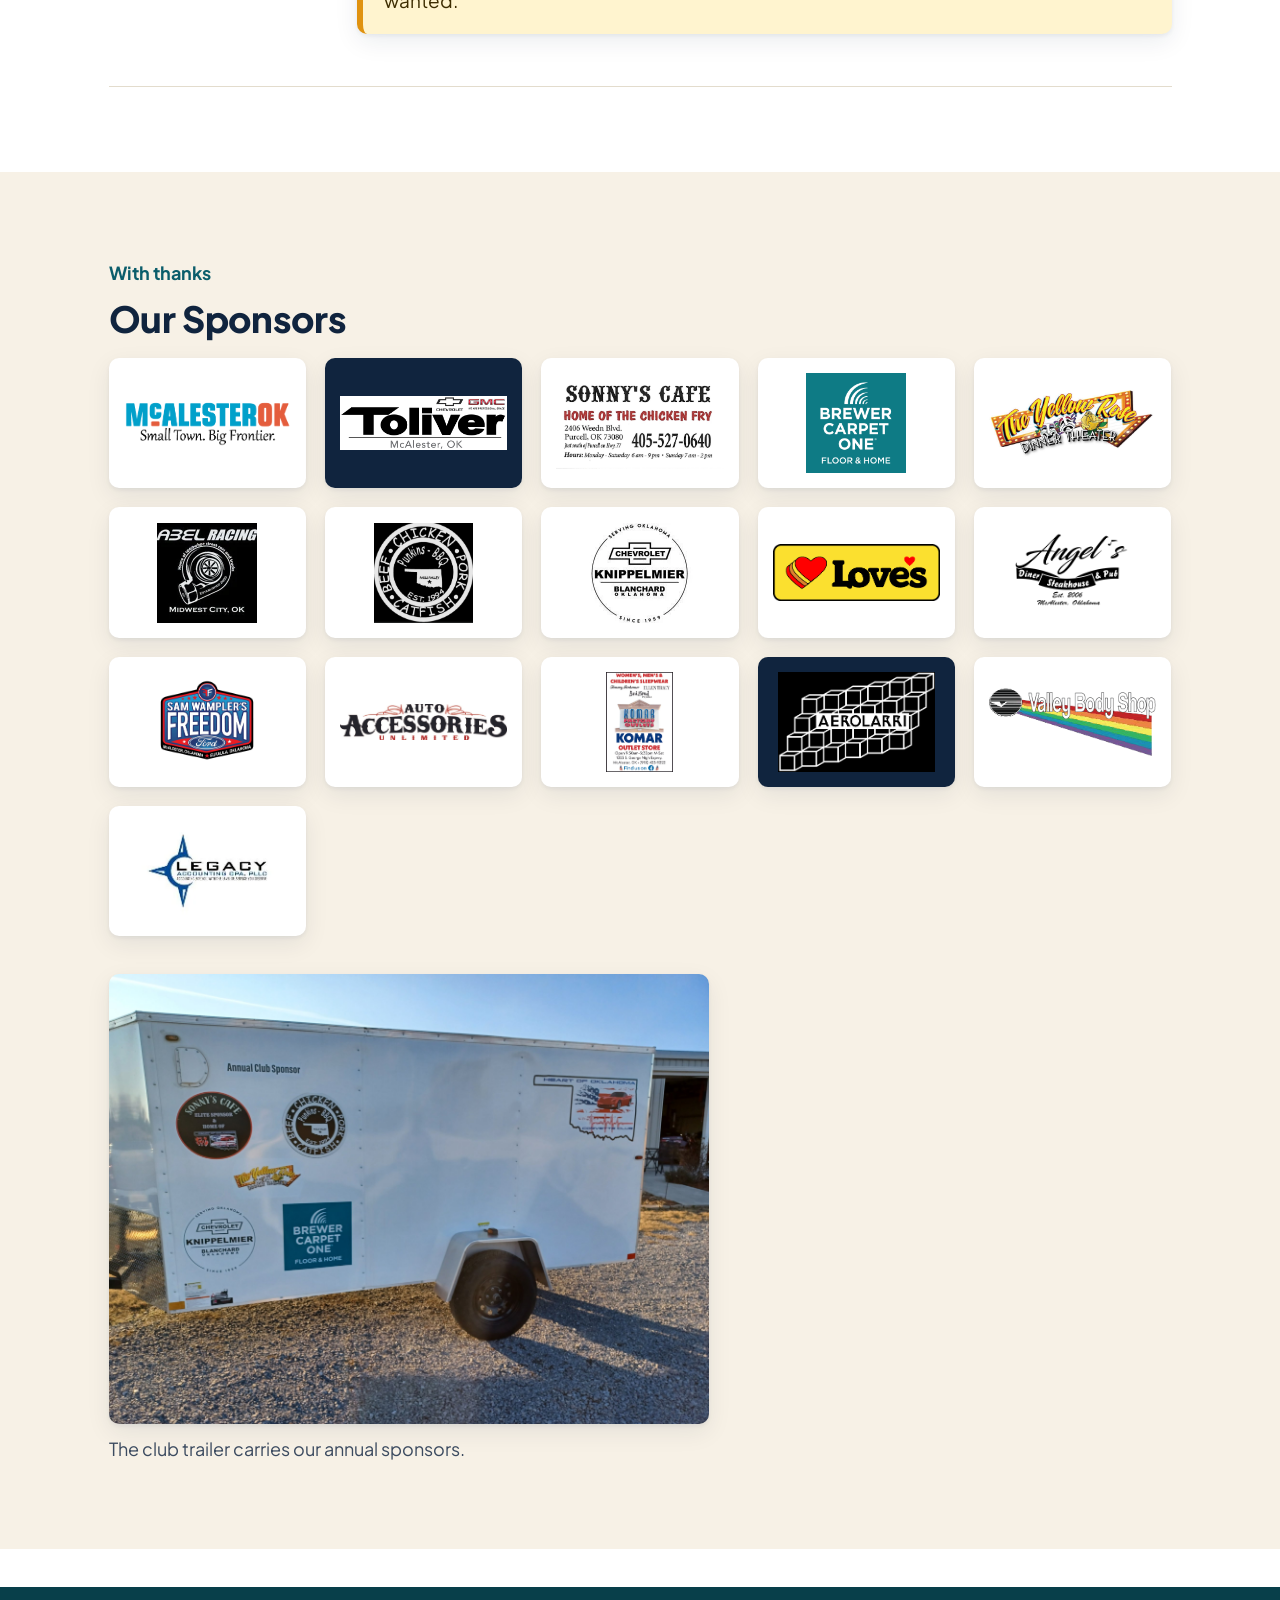
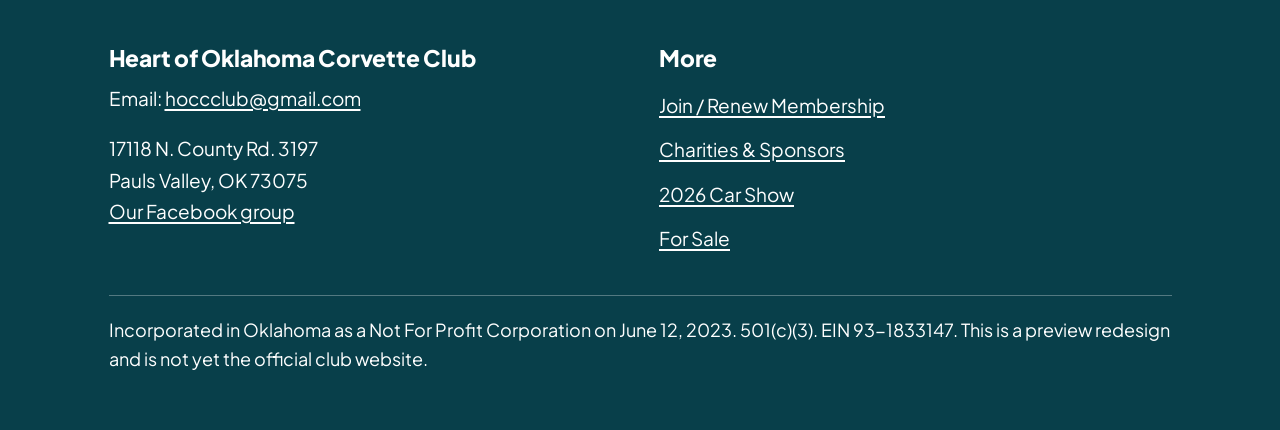
<file: charities.html>
<!DOCTYPE html>
<html lang="en">
<head>
<meta charset="utf-8">
<meta name="viewport" content="width=device-width, initial-scale=1">
<meta name="robots" content="noindex, nofollow">
<title>Charities &amp; Sponsors - Heart of Oklahoma Corvette Club</title>
<link rel="preconnect" href="https://fonts.googleapis.com">
<link rel="preconnect" href="https://fonts.gstatic.com" crossorigin>
<link href="https://fonts.googleapis.com/css2?family=Plus+Jakarta+Sans:wght@400;500;600;700;800&display=swap" rel="stylesheet">
<link rel="stylesheet" href="style.css">
<link rel="stylesheet" href="tour.css"> <!-- PREVIEW TOUR: remove before launch -->
</head>
<body>
<a class="skip" href="#main">Skip to main content</a>
<header class="site-header">
  <div class="wrap header-top">
    <a class="brand" href="index.html"><img src="images/1b97d2c0-HOCC-Logo.png" alt="Heart of Oklahoma Corvette Club logo"><span>Heart of Oklahoma Corvette Club</span></a>
    <a class="join-btn" href="membership.html"><span class="l-full">Register / Renew</span><span class="l-short">Register</span></a>
    <details class="menu"><summary>Menu</summary><ul><li><a href="index.html">Home</a></li><li><a href="about.html">About &amp; Officers</a></li><li><a href="events.html">Events</a></li><li><a href="gallery.html">Photos</a></li><li><a href="contact.html">Contact</a></li></ul></details>
  </div>
  <nav class="nav" aria-label="Main">
    <div class="wrap"><ul>
      <li><a href="index.html">Home</a></li>
      <li><a href="about.html">About &amp; Officers</a></li>
      <li><a href="events.html">Events</a></li>
      <li><a href="gallery.html">Photos</a></li>
      <li><a href="contact.html">Contact</a></li>
    </ul></div>
  </nav>
</header>

<main id="main">
  <div class="page-title"><div class="wrap">
    <p class="label">Community</p>
    <h1>Charities &amp; Sponsors</h1>
    <p>The members of HOCC are willing to support those in need, assist with charitable events and support our local schools and other community activities.</p>
  </div></div>

  <section>
    <div class="wrap">
      <h2>Our Charities</h2>
      <div class="charity">
        <img src="images/41d8273c-Autism-Okla.png" alt="Autism Oklahoma logo" loading="lazy">
        <div>
          <h3>Autism Oklahoma</h3>
          <p>AutismOklahoma had grassroots beginnings in 2002 when families began meeting together to help problem solve family challenges.  We create opportunities and engage  families to help their own family and a few more. Our programs are FREE  or NEARLY FREE and are funded by donations. 95 cents of every dollar  donated is used to fund programs in Oklahoma.  501(c)3</p>
          <address>7725 W Reno Ave<br>Oklahoma City, OK 73127<br>(405) 355-2525</address>
        </div>
      </div>
      <div class="charity">
        <img src="images/68ee1f8b-Sgt-Miles-Tarron-Foundation-Logo.png" alt="Sgt. Miles Tarron Foundation logo" loading="lazy">
        <div>
          <h3>Sgt. Miles Tarron Foundation</h3>
          <p>The Sergeant Miles Tarron Foundation serves so many in their community of McAlester, OK.  It all began when Reed Marcum realized some of his classmates didn&rsquo;t have some of the basic things they needed for school.  He started by filling bags with pencils, erasers and other school supplies.  This project grew into filling backpacks with school supplies and giving them away to kids in the community.  The next phase began with giving away hats and gloves to those that didn&rsquo;t have any for the winter.  This project grew into the largest community toy giveaway in the McAlester area.  To date, they have given away over 70,000 toys and there is no sign of slowing down.  The Foundation also has a side that honors Veterans with a Field of Honor that consist of flags (made in the USA) and tags for all the Veterans being honored.  There is also a scholarship program for high school seniors that includes writing an essay about &ldquo;What Veterans Mean to Me&rdquo;.  This amazing Foundation has such a tremendous impact in and around the McAlester community doing so many different things for those in need.  These different projects began as simple 4-H ideas that were fueled by the passion of those that saw a need and followed their hearts.</p>
          <address>McAlester, OK</address>
          <!-- TODO: original said "Check us out on Facebook" but its link was not in the inventory. -->
          <p class="todo">Facebook link for the Foundation was not captured. Club to supply if wanted.</p>
        </div>
      </div>
    </div>
  </section>

  <section class="band">
    <div class="wrap">
      <p class="label">With thanks</p>
      <h2>Our Sponsors</h2>
      <!-- TODO: sponsor names below come from logo file names; the original page showed logos only. Club to confirm names and any links. -->
      <ul class="logos">
        <li><img src="images/a22579c9-logo.png" alt="Sponsor logo (name to be confirmed)" loading="lazy"></li>
        <li class="on-dark"><img src="images/ec508adc-TCBG_Logo-Address-white.png" alt="TCBG" loading="lazy"></li>
        <li><img src="images/ef33d89c-Sonnys-Cafe.jpg" alt="Sonny's Caf&eacute;" loading="lazy"></li>
        <li><img src="images/9ff5c7dd-Brewer-One-Carpet-png.png" alt="Brewer Carpet One" loading="lazy"></li>
        <li><img src="images/7b7154a2-Yellow-Rose-Dinner-Theater.jpg" alt="Yellow Rose Dinner Theater" loading="lazy"></li>
        <li><img src="images/f989cd9d-Abel-Racing.jpeg" alt="Abel Racing" loading="lazy"></li>
        <li><img src="images/ca9578c1-Punkins-Logo-1.jpg" alt="Punkins BBQ" loading="lazy"></li>
        <li><img src="images/15beaf6d-Knippelmier-Round-Logo-Vector-1.jpg" alt="Knippelmier Chevrolet, Blanchard, Oklahoma" loading="lazy"></li>
        <li><img src="images/8ec5e189-LovesECHOwYELLOW.png" alt="Love's" loading="lazy"></li>
        <li><img src="images/841c75a7-Angel's-Diner-Logo.png" alt="Angel's Diner" loading="lazy"></li>
        <li><img src="images/7eecf29b-Sam-Wampler-Freedom-Ford-Logo.jpg" alt="Sam Wampler Freedom Ford" loading="lazy"></li>
        <li><img src="images/7f888ec8-AAU-Logo.jpg" alt="AAU" loading="lazy"></li>
        <li><img src="images/99fc8521-Komar-Outlet.jpg" alt="Komar Outlet" loading="lazy"></li>
        <li class="on-dark"><img src="images/a8b44622-New-inverted-Black-CLOSE-cropped--AEROLARRI-Logo-with-Squares-around.png" alt="Aero Larri" loading="lazy"></li>
        <li><img src="images/174e683a-valley-body-logo-2.0.png" alt="Valley Body" loading="lazy"></li>
        <li><img src="images/199613d2-Legcy-Accounting-CPA,-PLLC.jpg" alt="Legacy Accounting CPA, PLLC" loading="lazy"></li>
      </ul>
      <figure style="margin:2rem 0 0;max-width:600px">
        <img src="images/2db7d26b-1000010066.jpg" alt="The club's white trailer with annual club sponsor logos on its side" loading="lazy">
        <figcaption>The club trailer carries our annual sponsors.</figcaption>
      </figure>
    </div>
  </section>
</main>

<footer class="site-footer">
  <div class="wrap">
    <div class="foot-grid">
      <div>
        <h2>Heart of Oklahoma Corvette Club</h2>
        <p>Email: <a href="mailto:hoccclub@gmail.com">hoccclub@gmail.com</a></p>
        <address>17118 N. County Rd. 3197<br>Pauls Valley, OK 73075</address>
        <p><a href="https://www.facebook.com/groups/1453977328508756">Our Facebook group</a></p>
      </div>
      <div>
        <h2>More</h2>
        <ul class="foot-links">
          <li><a href="membership.html">Join / Renew Membership</a></li>
          <li><a href="charities.html">Charities &amp; Sponsors</a></li>
          <li><a href="car-show-2026.html">2026 Car Show</a></li>
          <li><a href="for-sale.html">For Sale</a></li>
        </ul>
      </div>
    </div>
    <p class="fine">Incorporated in Oklahoma as a Not For Profit Corporation on June 12, 2023. 501(c)(3). EIN 93-1833147. This is a preview redesign and is not yet the official club website.</p>
  </div>
</footer>
<a class="join-bar" href="membership.html">Join / Renew Membership</a>
<script src="tour.js" defer></script> <!-- PREVIEW TOUR: remove before launch -->
</body>
</html>
</file>
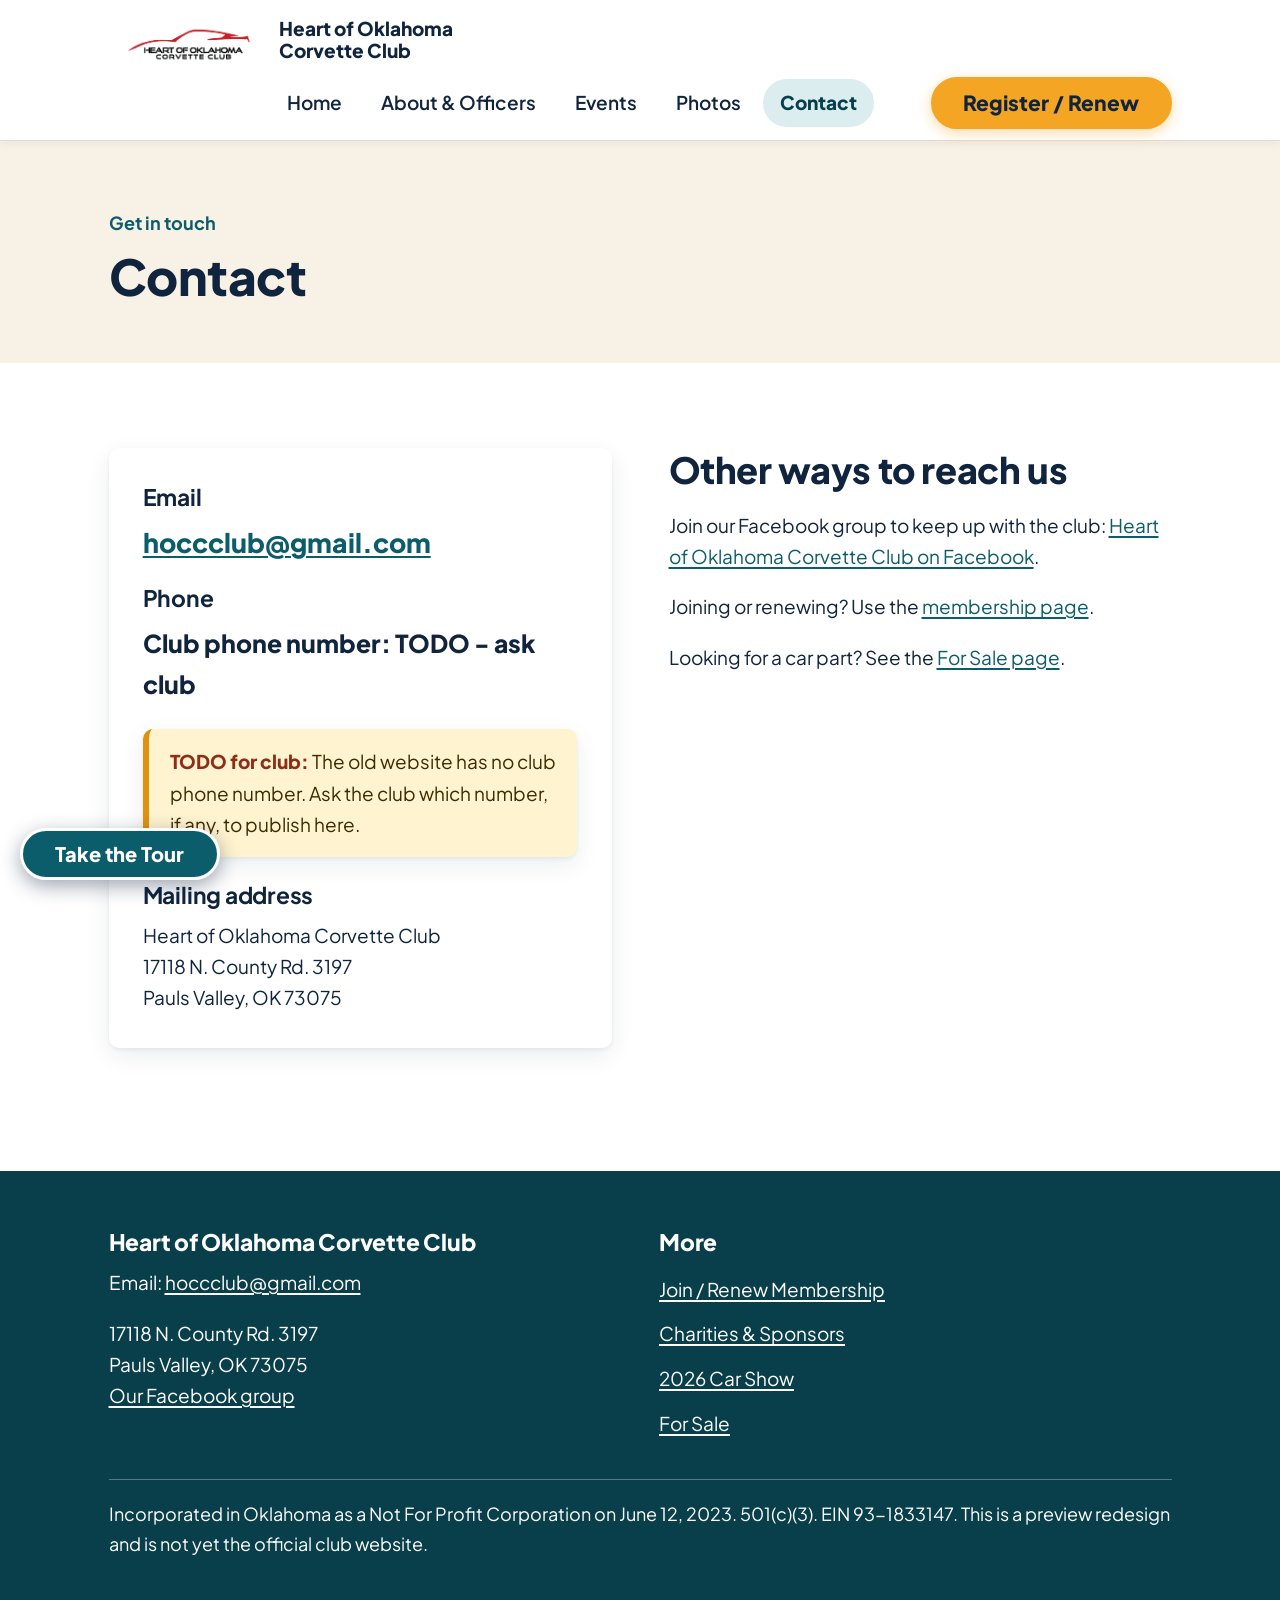
<file: contact.html>
<!DOCTYPE html>
<html lang="en">
<head>
<meta charset="utf-8">
<meta name="viewport" content="width=device-width, initial-scale=1">
<meta name="robots" content="noindex, nofollow">
<title>Contact - Heart of Oklahoma Corvette Club</title>
<link rel="preconnect" href="https://fonts.googleapis.com">
<link rel="preconnect" href="https://fonts.gstatic.com" crossorigin>
<link href="https://fonts.googleapis.com/css2?family=Plus+Jakarta+Sans:wght@400;500;600;700;800&display=swap" rel="stylesheet">
<link rel="stylesheet" href="style.css">
<link rel="stylesheet" href="tour.css"> <!-- PREVIEW TOUR: remove before launch -->
</head>
<body>
<a class="skip" href="#main">Skip to main content</a>
<header class="site-header">
  <div class="wrap header-top">
    <a class="brand" href="index.html"><img src="images/1b97d2c0-HOCC-Logo.png" alt="Heart of Oklahoma Corvette Club logo"><span>Heart of Oklahoma Corvette Club</span></a>
    <a class="join-btn" href="membership.html"><span class="l-full">Register / Renew</span><span class="l-short">Register</span></a>
    <details class="menu"><summary>Menu</summary><ul><li><a href="index.html">Home</a></li><li><a href="about.html">About &amp; Officers</a></li><li><a href="events.html">Events</a></li><li><a href="gallery.html">Photos</a></li><li><a href="contact.html" aria-current="page">Contact</a></li></ul></details>
  </div>
  <nav class="nav" aria-label="Main">
    <div class="wrap"><ul>
      <li><a href="index.html">Home</a></li>
      <li><a href="about.html">About &amp; Officers</a></li>
      <li><a href="events.html">Events</a></li>
      <li><a href="gallery.html">Photos</a></li>
      <li><a href="contact.html" aria-current="page">Contact</a></li>
    </ul></div>
  </nav>
</header>

<main id="main">
  <div class="page-title"><div class="wrap">
    <p class="label">Get in touch</p>
    <h1>Contact</h1>
  </div></div>

  <section>
    <div class="wrap two">
      <div class="contact-box">
        <h3>Email</h3>
        <p><a class="big-link" href="mailto:hoccclub@gmail.com">hoccclub@gmail.com</a></p>
        <h3>Phone</h3>
        <!-- TODO: No club phone number exists in the original site. Club to confirm which number to publish. -->
        <p class="phone-slot">Club phone number: TODO - ask club</p>
        <div class="todo">The old website has no club phone number. Ask the club which number, if any, to publish here.</div>
        <h3>Mailing address</h3>
        <address>Heart of Oklahoma Corvette Club<br>17118 N. County Rd. 3197<br>Pauls Valley, OK 73075</address>
      </div>
      <div>
        <h2>Other ways to reach us</h2>
        <p>Join our Facebook group to keep up with the club: <a href="https://www.facebook.com/groups/1453977328508756">Heart of Oklahoma Corvette Club on Facebook</a>.</p>
        <p>Joining or renewing? Use the <a href="membership.html">membership page</a>.</p>
        <p>Looking for a car part? See the <a href="for-sale.html">For Sale page</a>.</p>
        <!-- TODO: the original site had a Squarespace contact form (Name, Email, Subject, Message). Club may want a FormSubmit form here too. -->
      </div>
    </div>
  </section>
</main>

<footer class="site-footer">
  <div class="wrap">
    <div class="foot-grid">
      <div>
        <h2>Heart of Oklahoma Corvette Club</h2>
        <p>Email: <a href="mailto:hoccclub@gmail.com">hoccclub@gmail.com</a></p>
        <address>17118 N. County Rd. 3197<br>Pauls Valley, OK 73075</address>
        <p><a href="https://www.facebook.com/groups/1453977328508756">Our Facebook group</a></p>
      </div>
      <div>
        <h2>More</h2>
        <ul class="foot-links">
          <li><a href="membership.html">Join / Renew Membership</a></li>
          <li><a href="charities.html">Charities &amp; Sponsors</a></li>
          <li><a href="car-show-2026.html">2026 Car Show</a></li>
          <li><a href="for-sale.html">For Sale</a></li>
        </ul>
      </div>
    </div>
    <p class="fine">Incorporated in Oklahoma as a Not For Profit Corporation on June 12, 2023. 501(c)(3). EIN 93-1833147. This is a preview redesign and is not yet the official club website.</p>
  </div>
</footer>
<a class="join-bar" href="membership.html">Join / Renew Membership</a>
<script src="tour.js" defer></script> <!-- PREVIEW TOUR: remove before launch -->
</body>
</html>
</file>
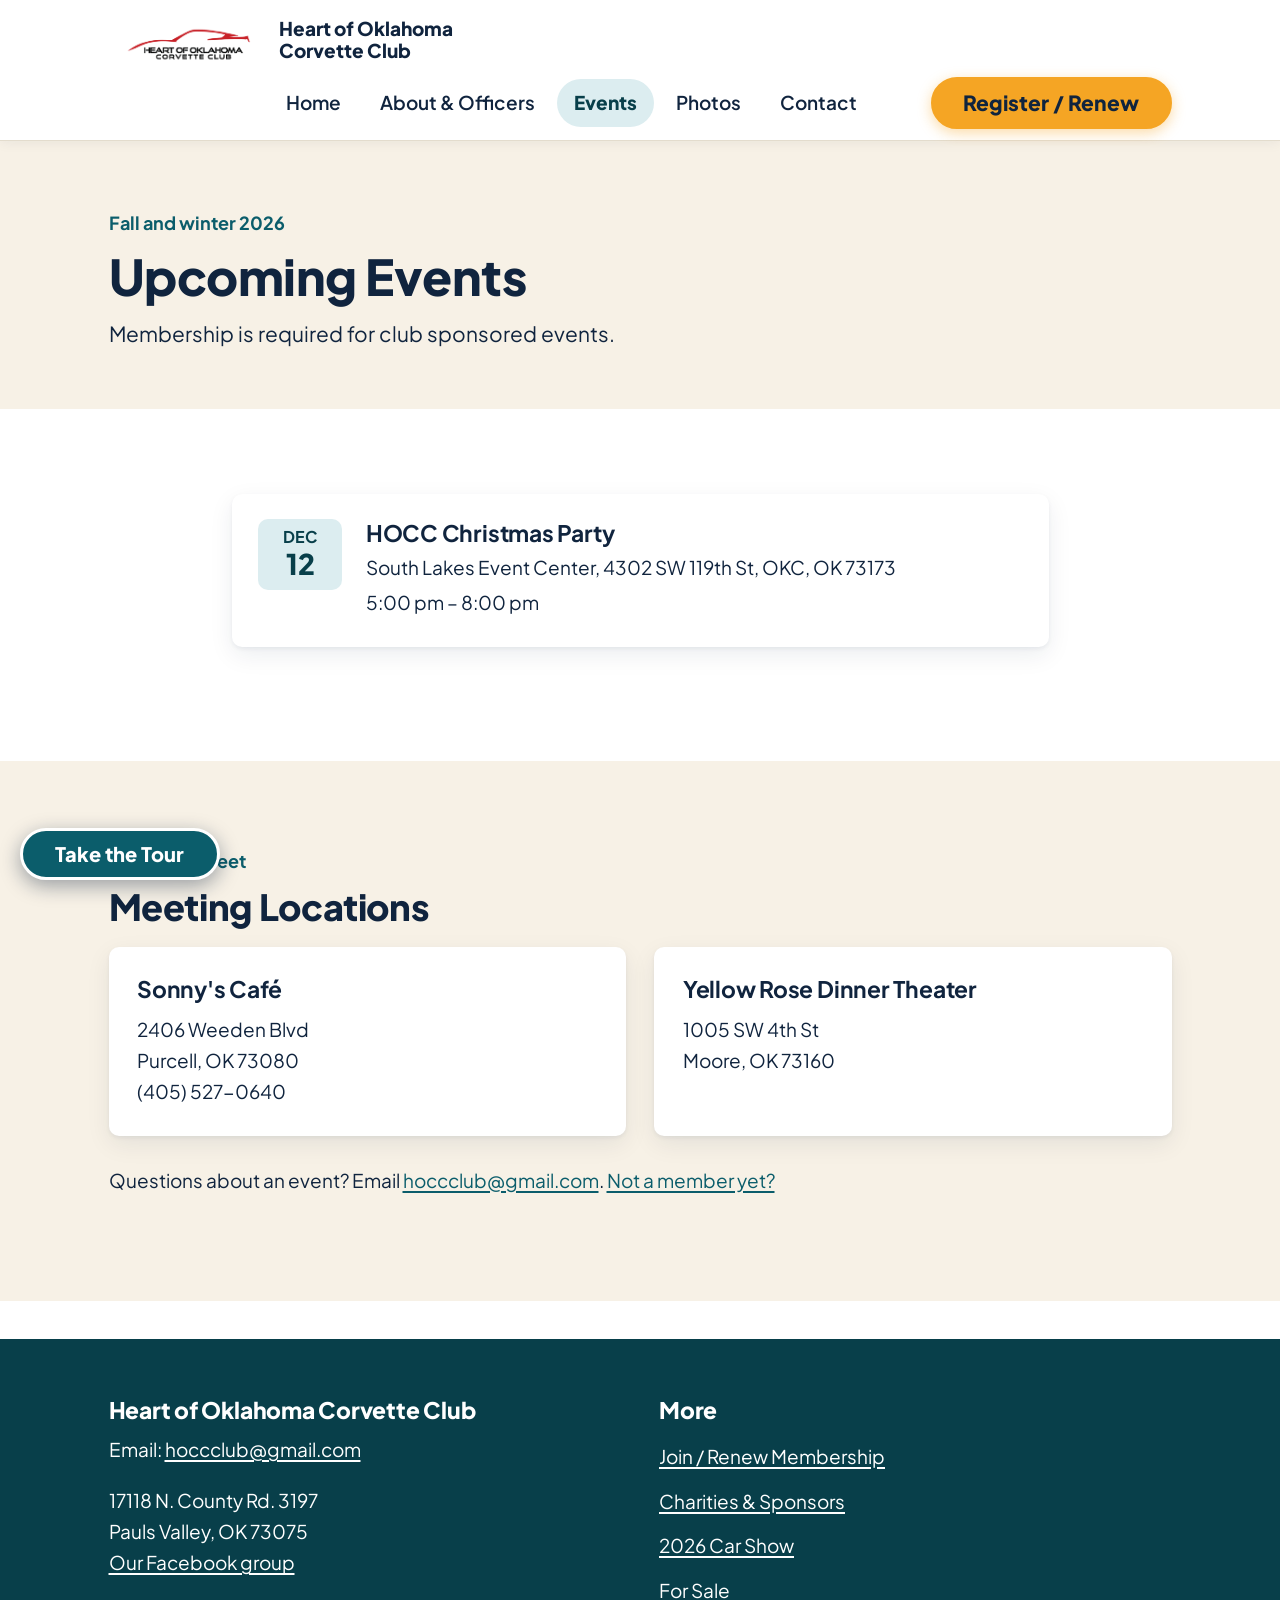
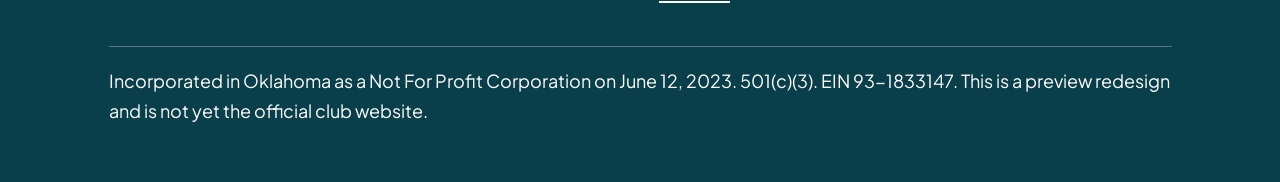
<file: events.html>
<!DOCTYPE html>
<html lang="en">
<head>
<meta charset="utf-8">
<meta name="viewport" content="width=device-width, initial-scale=1">
<meta name="robots" content="noindex, nofollow">
<title>Events - Heart of Oklahoma Corvette Club</title>
<link rel="preconnect" href="https://fonts.googleapis.com">
<link rel="preconnect" href="https://fonts.gstatic.com" crossorigin>
<link href="https://fonts.googleapis.com/css2?family=Plus+Jakarta+Sans:wght@400;500;600;700;800&display=swap" rel="stylesheet">
<link rel="stylesheet" href="style.css">
<link rel="stylesheet" href="tour.css"> <!-- PREVIEW TOUR: remove before launch -->
</head>
<body>
<a class="skip" href="#main">Skip to main content</a>
<header class="site-header">
  <div class="wrap header-top">
    <a class="brand" href="index.html"><img src="images/1b97d2c0-HOCC-Logo.png" alt="Heart of Oklahoma Corvette Club logo"><span>Heart of Oklahoma Corvette Club</span></a>
    <a class="join-btn" href="membership.html"><span class="l-full">Register / Renew</span><span class="l-short">Register</span></a>
    <details class="menu"><summary>Menu</summary><ul><li><a href="index.html">Home</a></li><li><a href="about.html">About &amp; Officers</a></li><li><a href="events.html" aria-current="page">Events</a></li><li><a href="gallery.html">Photos</a></li><li><a href="contact.html">Contact</a></li></ul></details>
  </div>
  <nav class="nav" aria-label="Main">
    <div class="wrap"><ul>
      <li><a href="index.html">Home</a></li>
      <li><a href="about.html">About &amp; Officers</a></li>
      <li><a href="events.html" aria-current="page">Events</a></li>
      <li><a href="gallery.html">Photos</a></li>
      <li><a href="contact.html">Contact</a></li>
    </ul></div>
  </nav>
</header>

<main id="main">
  <div class="page-title"><div class="wrap">
    <p class="label">Fall and winter 2026</p>
    <h1>Upcoming Events</h1>
    <p>Membership is required for club sponsored events.</p>
  </div></div>

  <section>
    <div class="wrap narrow">
      <!-- TODO: the original site also had a calendar widget; no additional events were available. Club to confirm this list is current. -->
      <ul class="events" data-list="all">
        <li class="event" data-end="2026-10-25">
          <div class="date"><span class="m">Oct</span><span class="d">23&ndash;25</span></div>
          <div>
            <h3>HOCC's Annual Fall Foliage Corvette Cruise Adventure</h3>
            <p>Cherokee Casino &amp; Hotel Roland, 109 Cherokee Blvd, Roland, OK 74954</p>
            <p>9 am</p>
          </div>
        </li>
        <li class="event" data-end="2026-11-03">
          <div class="date"><span class="m">Nov</span><span class="d">3</span></div>
          <div>
            <h3>HOCC Board Meeting</h3>
            <p>Van's Pig Stand, 1991 Tower Dr, Moore, OK 73160</p>
            <p>6:00 pm &ndash; 8:00 pm</p>
          </div>
        </li>
        <li class="event" data-end="2026-11-04">
          <div class="date"><span class="m">Nov</span><span class="d">4</span></div>
          <div>
            <h3>HOCC Ladies Night Out Dinner</h3>
            <p>BJ's Restaurant &amp; Brewhouse, 330 Ed Noble Pkwy, Norman, OK 73072</p>
            <p>7:00 pm &ndash; 9:00 pm</p>
          </div>
        </li>
        <li class="event" data-end="2026-11-11">
          <div class="date"><span class="m">Nov</span><span class="d">11</span></div>
          <div>
            <h3>Midwest City Veterans Day Parade</h3>
            <p>Midwest City, OK</p>
            <p>8:00 am &ndash; 3:30 pm</p>
            <p class="todo">The original listing gives no street location for the parade. Club to add if wanted.</p>
          </div>
        </li>
        <li class="event" data-end="2026-11-21">
          <div class="date"><span class="m">Nov</span><span class="d">21</span></div>
          <div>
            <h3>HOCC November Membership Meeting</h3>
            <p>Yellow Rose Dinner Theater, 1005 SW 4th St, Moore, OK</p>
            <p>1:00 pm &ndash; 3:00 pm</p>
          </div>
        </li>
        <li class="event" data-end="2026-12-12">
          <div class="date"><span class="m">Dec</span><span class="d">12</span></div>
          <div>
            <h3>HOCC Christmas Party</h3>
            <p>South Lakes Event Center, 4302 SW 119th St, OKC, OK 73173</p>
            <p>5:00 pm &ndash; 8:00 pm</p>
          </div>
        </li>
      </ul>
      <p class="no-events" id="no-events" hidden>No upcoming events listed. Check back soon or email <a href="mailto:hoccclub@gmail.com">hoccclub@gmail.com</a></p>
    </div>
  </section>

  <section class="band" id="meetings">
    <div class="wrap">
      <p class="label">Where we meet</p>
      <h2>Meeting Locations</h2>
      <div class="cards">
        <div class="card">
          <h3>Sonny's Caf&eacute;</h3>
          <address>2406 Weeden Blvd<br>Purcell, OK 73080<br>(405) 527-0640</address>
        </div>
        <div class="card">
          <h3>Yellow Rose Dinner Theater</h3>
          <address>1005 SW 4th St<br>Moore, OK 73160</address>
        </div>
      </div>
      <p style="margin-top:1.5rem">Questions about an event? Email <a href="mailto:hoccclub@gmail.com">hoccclub@gmail.com</a>. <a href="membership.html">Not a member yet?</a></p>
    </div>
  </section>
</main>

<footer class="site-footer">
  <div class="wrap">
    <div class="foot-grid">
      <div>
        <h2>Heart of Oklahoma Corvette Club</h2>
        <p>Email: <a href="mailto:hoccclub@gmail.com">hoccclub@gmail.com</a></p>
        <address>17118 N. County Rd. 3197<br>Pauls Valley, OK 73075</address>
        <p><a href="https://www.facebook.com/groups/1453977328508756">Our Facebook group</a></p>
      </div>
      <div>
        <h2>More</h2>
        <ul class="foot-links">
          <li><a href="membership.html">Join / Renew Membership</a></li>
          <li><a href="charities.html">Charities &amp; Sponsors</a></li>
          <li><a href="car-show-2026.html">2026 Car Show</a></li>
          <li><a href="for-sale.html">For Sale</a></li>
        </ul>
      </div>
    </div>
    <p class="fine">Incorporated in Oklahoma as a Not For Profit Corporation on June 12, 2023. 501(c)(3). EIN 93-1833147. This is a preview redesign and is not yet the official club website.</p>
  </div>
</footer>
<a class="join-bar" href="membership.html">Join / Renew Membership</a>
<script src="events.js" defer></script>
<script src="tour.js" defer></script> <!-- PREVIEW TOUR: remove before launch -->
</body>
</html>
</file>
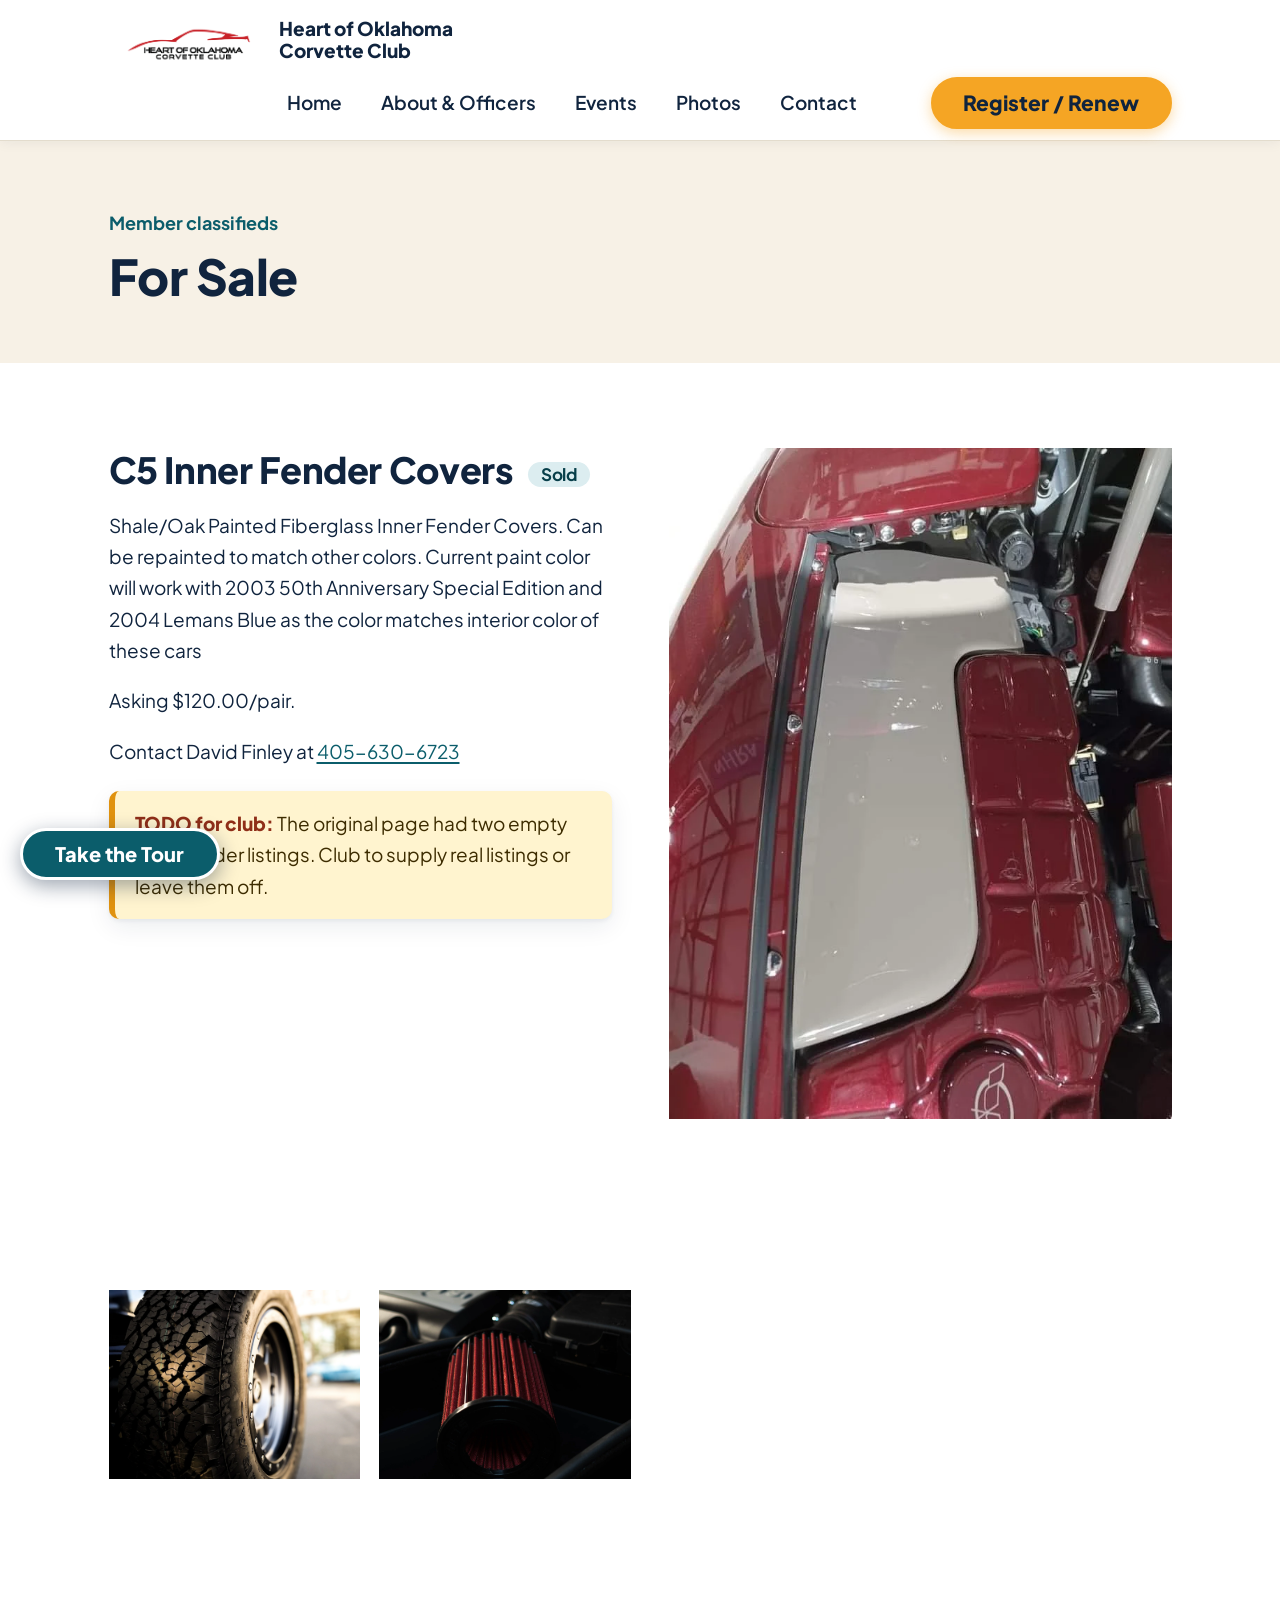
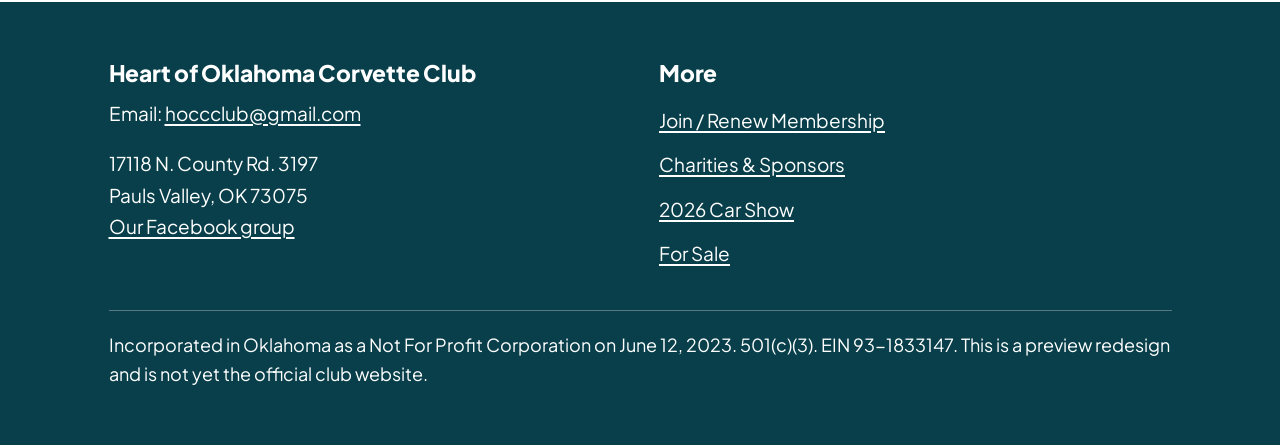
<file: for-sale.html>
<!DOCTYPE html>
<html lang="en">
<head>
<meta charset="utf-8">
<meta name="viewport" content="width=device-width, initial-scale=1">
<meta name="robots" content="noindex, nofollow">
<title>For Sale - Heart of Oklahoma Corvette Club</title>
<link rel="preconnect" href="https://fonts.googleapis.com">
<link rel="preconnect" href="https://fonts.gstatic.com" crossorigin>
<link href="https://fonts.googleapis.com/css2?family=Plus+Jakarta+Sans:wght@400;500;600;700;800&display=swap" rel="stylesheet">
<link rel="stylesheet" href="style.css">
<link rel="stylesheet" href="tour.css"> <!-- PREVIEW TOUR: remove before launch -->
</head>
<body>
<a class="skip" href="#main">Skip to main content</a>
<header class="site-header">
  <div class="wrap header-top">
    <a class="brand" href="index.html"><img src="images/1b97d2c0-HOCC-Logo.png" alt="Heart of Oklahoma Corvette Club logo"><span>Heart of Oklahoma Corvette Club</span></a>
    <a class="join-btn" href="membership.html"><span class="l-full">Register / Renew</span><span class="l-short">Register</span></a>
    <details class="menu"><summary>Menu</summary><ul><li><a href="index.html">Home</a></li><li><a href="about.html">About &amp; Officers</a></li><li><a href="events.html">Events</a></li><li><a href="gallery.html">Photos</a></li><li><a href="contact.html">Contact</a></li></ul></details>
  </div>
  <nav class="nav" aria-label="Main">
    <div class="wrap"><ul>
      <li><a href="index.html">Home</a></li>
      <li><a href="about.html">About &amp; Officers</a></li>
      <li><a href="events.html">Events</a></li>
      <li><a href="gallery.html">Photos</a></li>
      <li><a href="contact.html">Contact</a></li>
    </ul></div>
  </nav>
</header>

<main id="main">
  <div class="page-title"><div class="wrap">
    <p class="label">Member classifieds</p>
    <h1>For Sale</h1>
  </div></div>

  <section>
    <div class="wrap two">
      <div>
        <h2>C5 Inner Fender Covers <span class="tag">Sold</span></h2>
        <p>Shale/Oak Painted Fiberglass Inner Fender Covers. Can be repainted to match other colors. Current paint color will work with 2003 50th Anniversary Special Edition and 2004 Lemans Blue as the color matches interior color of these cars</p>
        <p>Asking $120.00/pair.</p>
        <p>Contact David Finley at <a href="tel:+14056306723">405-630-6723</a></p>
        <!-- TODO: the original page marked this item SOLD and had two empty placeholder listings ("Contact name and info here"). Club to add real listings or remove. -->
        <p class="todo">The original page had two empty placeholder listings. Club to supply real listings or leave them off.</p>
      </div>
      <div>
        <img src="images/decd3454-Finleyforsale1.jpg" alt="Painted fiberglass inner fender covers for sale" loading="lazy">
      </div>
    </div>
  </section>
<section><div class="wrap"><ul class="grid"><li><img src="images/16921434-image-asset.jpeg" alt="Photo from the original For Sale page" loading="lazy"></li><li><img src="images/16921435-image-asset.jpeg" alt="Photo from the original For Sale page" loading="lazy"></li></ul></div></section>
</main>

<footer class="site-footer">
  <div class="wrap">
    <div class="foot-grid">
      <div>
        <h2>Heart of Oklahoma Corvette Club</h2>
        <p>Email: <a href="mailto:hoccclub@gmail.com">hoccclub@gmail.com</a></p>
        <address>17118 N. County Rd. 3197<br>Pauls Valley, OK 73075</address>
        <p><a href="https://www.facebook.com/groups/1453977328508756">Our Facebook group</a></p>
      </div>
      <div>
        <h2>More</h2>
        <ul class="foot-links">
          <li><a href="membership.html">Join / Renew Membership</a></li>
          <li><a href="charities.html">Charities &amp; Sponsors</a></li>
          <li><a href="car-show-2026.html">2026 Car Show</a></li>
          <li><a href="for-sale.html">For Sale</a></li>
        </ul>
      </div>
    </div>
    <p class="fine">Incorporated in Oklahoma as a Not For Profit Corporation on June 12, 2023. 501(c)(3). EIN 93-1833147. This is a preview redesign and is not yet the official club website.</p>
  </div>
</footer>
<a class="join-bar" href="membership.html">Join / Renew Membership</a>
<script src="tour.js" defer></script> <!-- PREVIEW TOUR: remove before launch -->
</body>
</html>
</file>
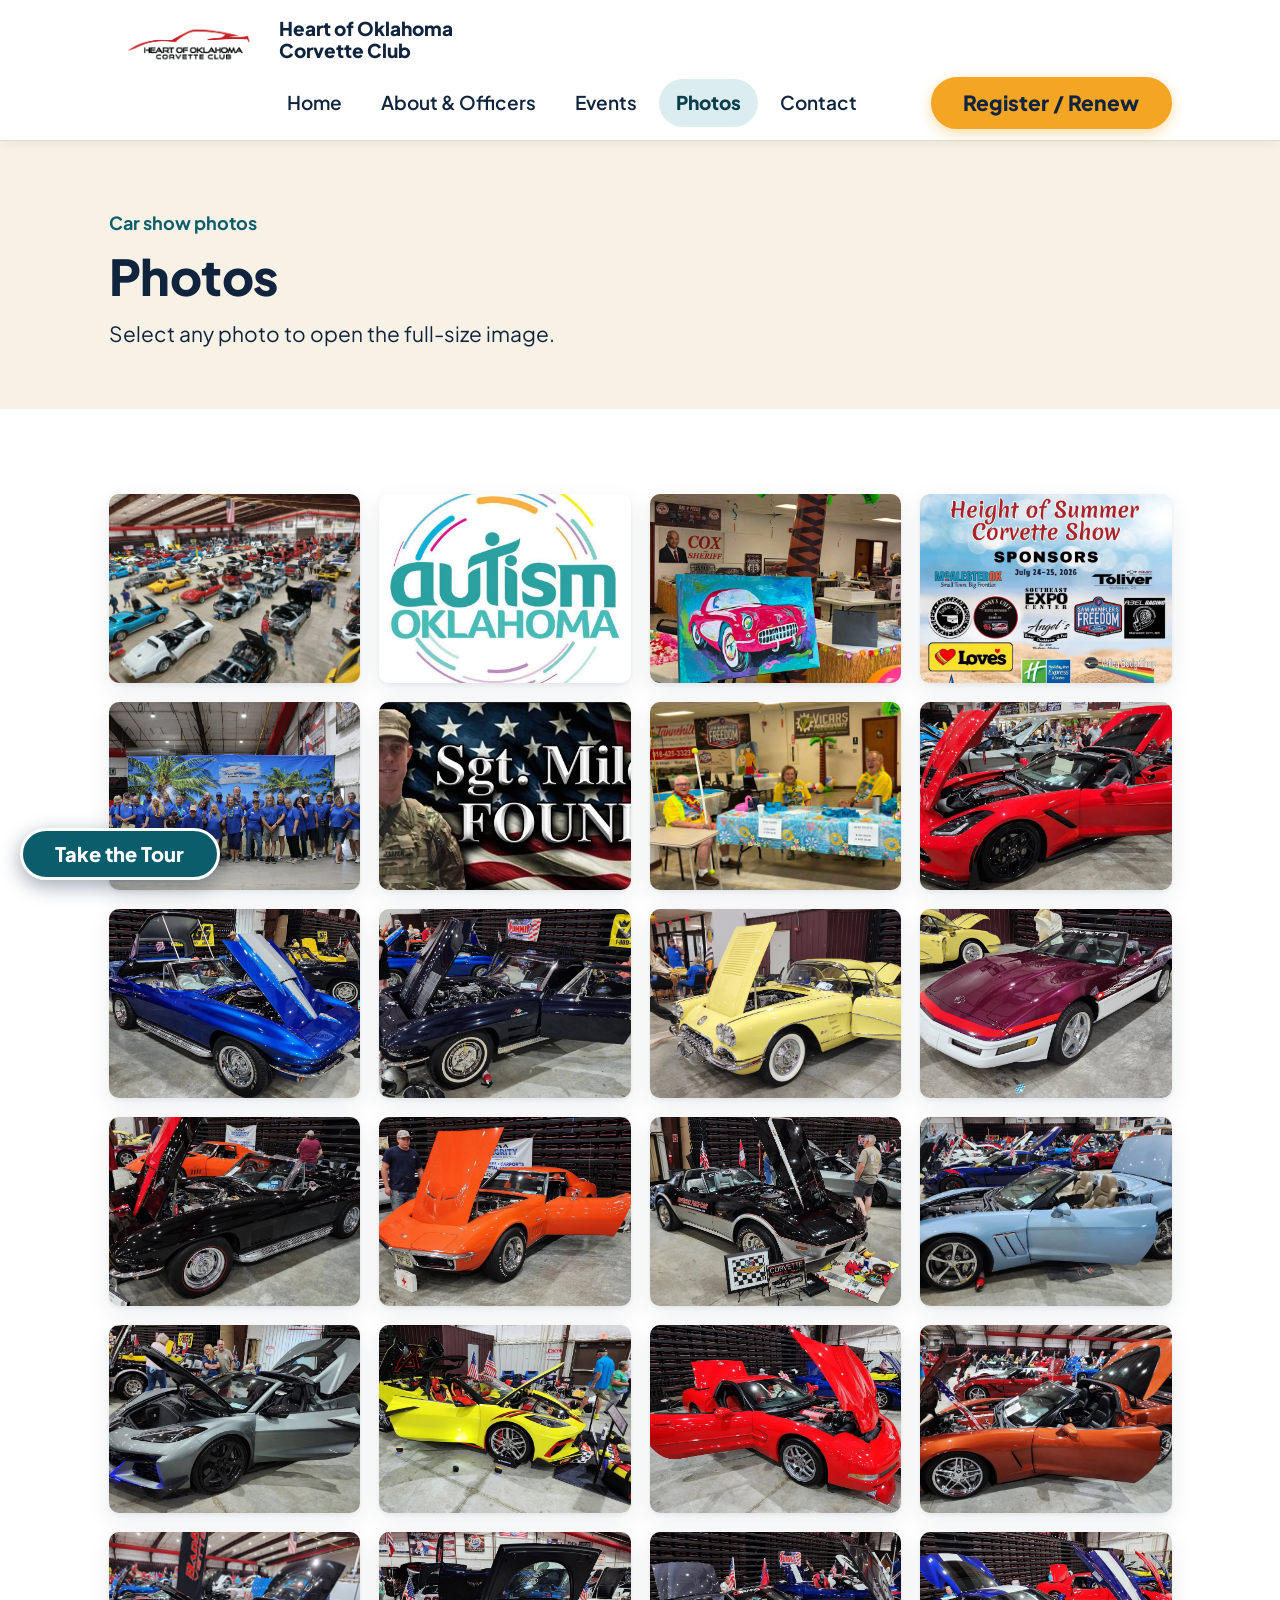
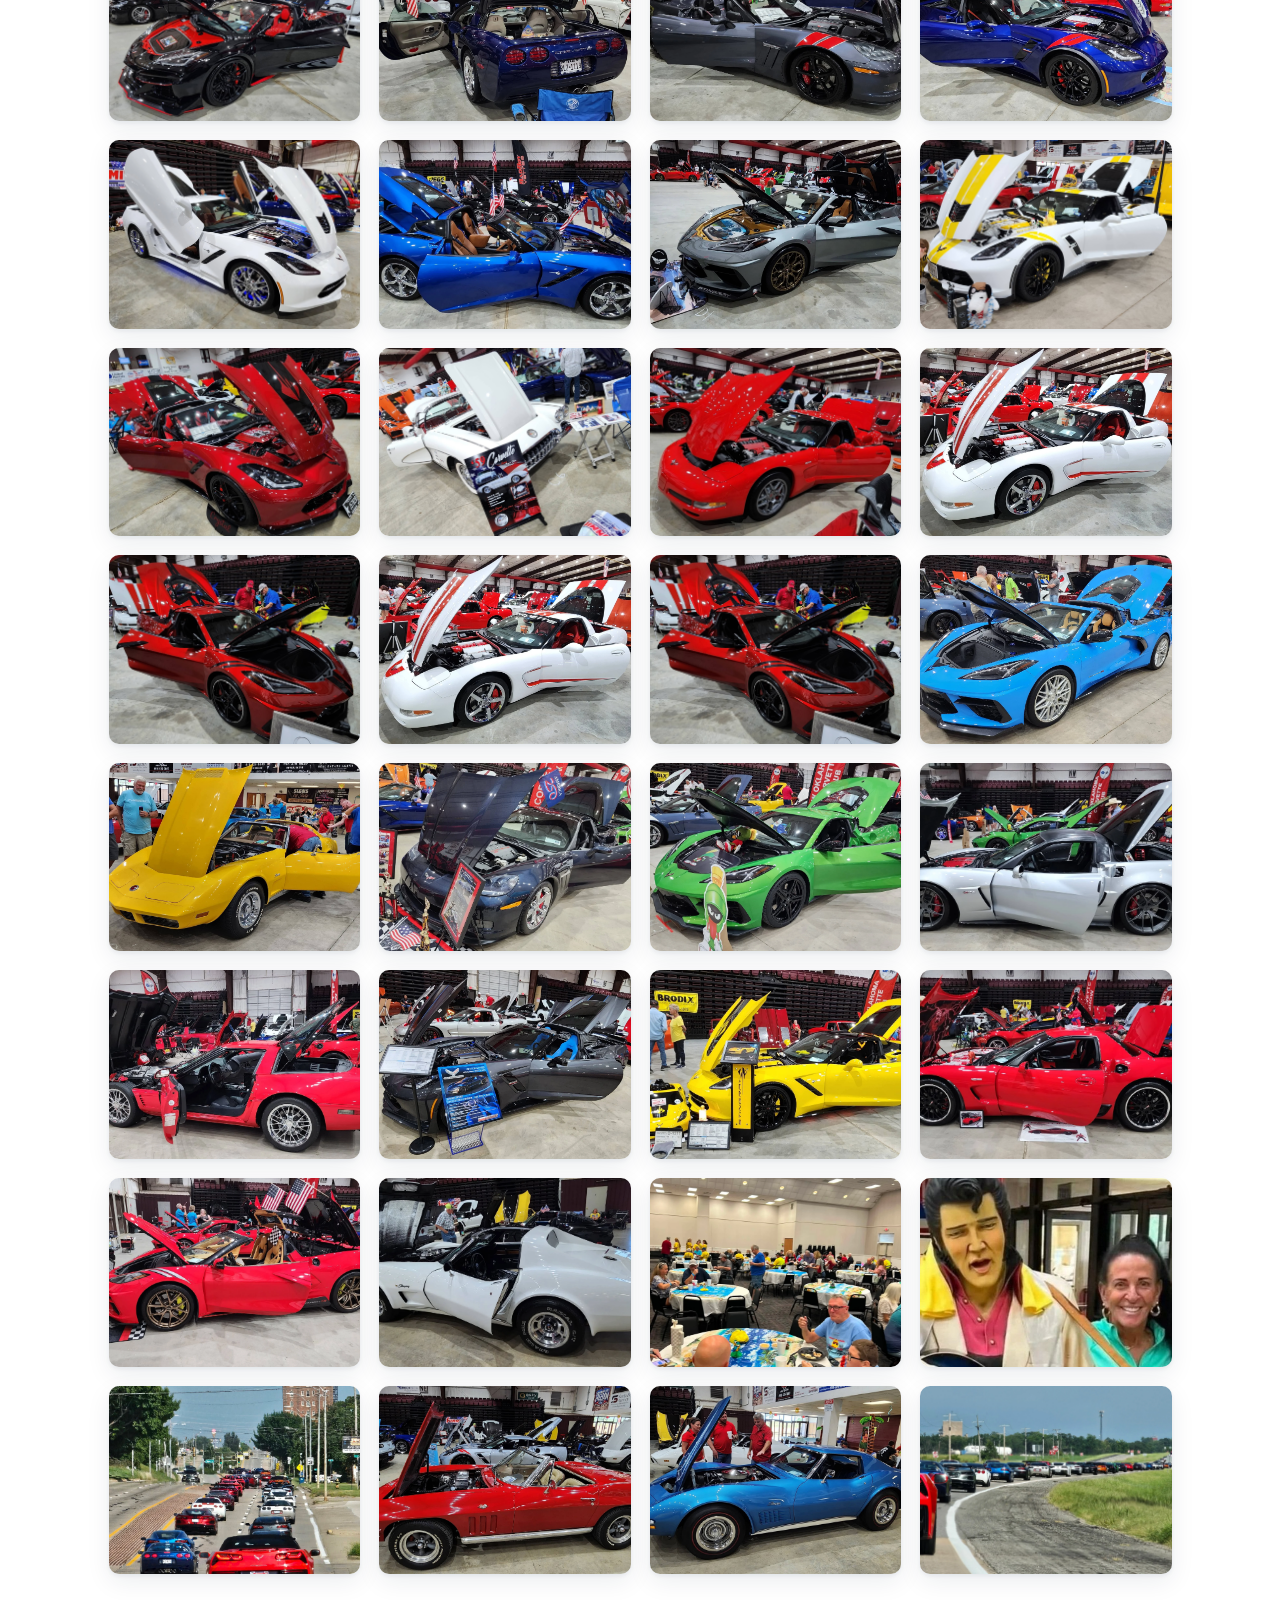
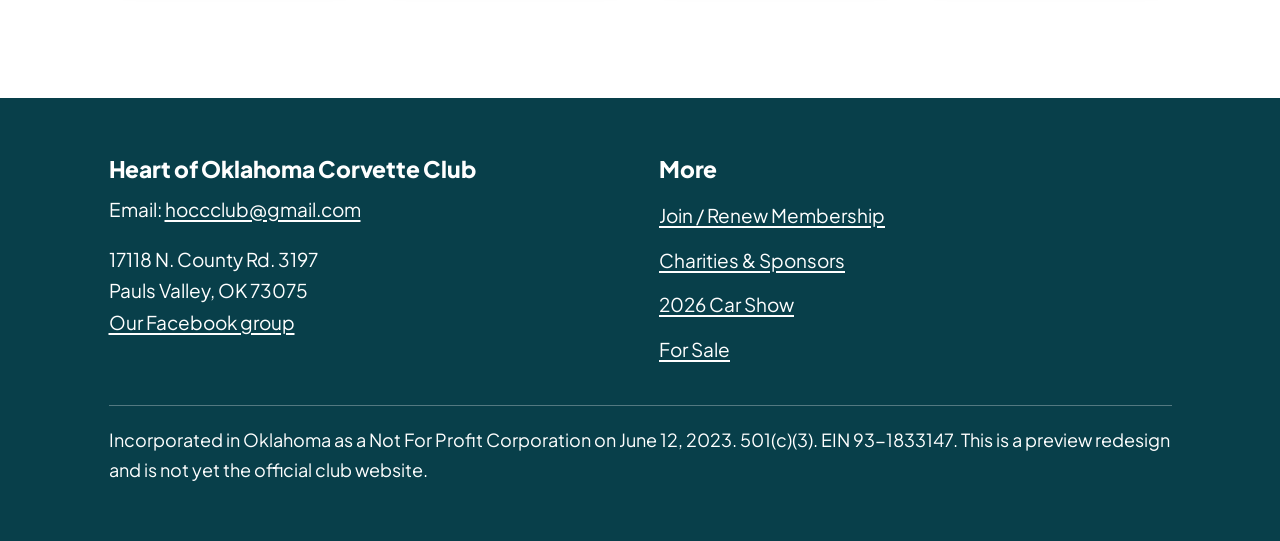
<file: gallery.html>
<!DOCTYPE html>
<html lang="en">
<head>
<meta charset="utf-8">
<meta name="viewport" content="width=device-width, initial-scale=1">
<meta name="robots" content="noindex, nofollow">
<title>Photos - Heart of Oklahoma Corvette Club</title>
<link rel="preconnect" href="https://fonts.googleapis.com">
<link rel="preconnect" href="https://fonts.gstatic.com" crossorigin>
<link href="https://fonts.googleapis.com/css2?family=Plus+Jakarta+Sans:wght@400;500;600;700;800&display=swap" rel="stylesheet">
<link rel="stylesheet" href="style.css">
<link rel="stylesheet" href="tour.css"> <!-- PREVIEW TOUR: remove before launch -->
</head>
<body>
<a class="skip" href="#main">Skip to main content</a>
<header class="site-header">
  <div class="wrap header-top">
    <a class="brand" href="index.html"><img src="images/1b97d2c0-HOCC-Logo.png" alt="Heart of Oklahoma Corvette Club logo"><span>Heart of Oklahoma Corvette Club</span></a>
    <a class="join-btn" href="membership.html"><span class="l-full">Register / Renew</span><span class="l-short">Register</span></a>
    <details class="menu"><summary>Menu</summary><ul><li><a href="index.html">Home</a></li><li><a href="about.html">About &amp; Officers</a></li><li><a href="events.html">Events</a></li><li><a href="gallery.html" aria-current="page">Photos</a></li><li><a href="contact.html">Contact</a></li></ul></details>
  </div>
  <nav class="nav" aria-label="Main">
    <div class="wrap"><ul>
      <li><a href="index.html">Home</a></li>
      <li><a href="about.html">About &amp; Officers</a></li>
      <li><a href="events.html">Events</a></li>
      <li><a href="gallery.html" aria-current="page">Photos</a></li>
      <li><a href="contact.html">Contact</a></li>
    </ul></div>
  </nav>
</header>

<main id="main">
  <div class="page-title"><div class="wrap">
    <p class="label">Car show photos</p>
    <h1>Photos</h1>
    <p>Select any photo to open the full-size image.</p>
  </div></div>

  <section>
    <div class="wrap">
      <!-- TODO: captions/dates for photos were not available in the original; alt text is generic. Club may add. -->
      <ul class="grid">
        <li><a href="images/42bc1aed-CS-1.jpg"><img src="images/42bc1aed-CS-1.jpg" alt="Car show photo 1" loading="lazy"></a></li>
        <li><a href="images/e4d06da4-CS-2.jpg"><img src="images/e4d06da4-CS-2.jpg" alt="Car show photo 2" loading="lazy"></a></li>
        <li><a href="images/11b3936f-CS-4.jpg"><img src="images/11b3936f-CS-4.jpg" alt="Car show photo 4" loading="lazy"></a></li>
        <li><a href="images/eb6d5d34-CS-5.jpg"><img src="images/eb6d5d34-CS-5.jpg" alt="Car show photo 5" loading="lazy"></a></li>
        <li><a href="images/249bb2c6-CS-6.jpg"><img src="images/249bb2c6-CS-6.jpg" alt="Car show photo 6" loading="lazy"></a></li>
        <li><a href="images/112fd8ff-CS-7.jpg"><img src="images/112fd8ff-CS-7.jpg" alt="Car show photo 7" loading="lazy"></a></li>
        <li><a href="images/bf904c74-CS-8.jpg"><img src="images/bf904c74-CS-8.jpg" alt="Car show photo 8" loading="lazy"></a></li>
        <li><a href="images/d815aacb-CS-9.jpg"><img src="images/d815aacb-CS-9.jpg" alt="Car show photo 9" loading="lazy"></a></li>
        <li><a href="images/91def16d-CS-10.jpg"><img src="images/91def16d-CS-10.jpg" alt="Car show photo 10" loading="lazy"></a></li>
        <li><a href="images/6ddcea1e-CS-11.jpg"><img src="images/6ddcea1e-CS-11.jpg" alt="Car show photo 11" loading="lazy"></a></li>
        <li><a href="images/34e38516-CS-12.jpg"><img src="images/34e38516-CS-12.jpg" alt="Car show photo 12" loading="lazy"></a></li>
        <li><a href="images/8e747718-CS-13.jpg"><img src="images/8e747718-CS-13.jpg" alt="Car show photo 13" loading="lazy"></a></li>
        <li><a href="images/c2896d94-CS-14.jpg"><img src="images/c2896d94-CS-14.jpg" alt="Car show photo 14" loading="lazy"></a></li>
        <li><a href="images/a513e608-CS-15.jpg"><img src="images/a513e608-CS-15.jpg" alt="Car show photo 15" loading="lazy"></a></li>
        <li><a href="images/1c1faca5-CS-16.jpg"><img src="images/1c1faca5-CS-16.jpg" alt="Car show photo 16" loading="lazy"></a></li>
        <li><a href="images/29aeaf60-CS-17.jpg"><img src="images/29aeaf60-CS-17.jpg" alt="Car show photo 17" loading="lazy"></a></li>
        <li><a href="images/fb0eec06-CS-18.jpg"><img src="images/fb0eec06-CS-18.jpg" alt="Car show photo 18" loading="lazy"></a></li>
        <li><a href="images/21f1ace5-CS-19.jpg"><img src="images/21f1ace5-CS-19.jpg" alt="Car show photo 19" loading="lazy"></a></li>
        <li><a href="images/2a71b8e5-CS-20.jpg"><img src="images/2a71b8e5-CS-20.jpg" alt="Car show photo 20" loading="lazy"></a></li>
        <li><a href="images/71b3b257-CS-21.jpg"><img src="images/71b3b257-CS-21.jpg" alt="Car show photo 21" loading="lazy"></a></li>
        <li><a href="images/9aa3a1dc-CS-22.jpg"><img src="images/9aa3a1dc-CS-22.jpg" alt="Car show photo 22" loading="lazy"></a></li>
        <li><a href="images/9502dca8-CS-23.jpg"><img src="images/9502dca8-CS-23.jpg" alt="Car show photo 23" loading="lazy"></a></li>
        <li><a href="images/ce13806a-CS-24.jpg"><img src="images/ce13806a-CS-24.jpg" alt="Car show photo 24" loading="lazy"></a></li>
        <li><a href="images/4a88973c-CS-25.jpg"><img src="images/4a88973c-CS-25.jpg" alt="Car show photo 25" loading="lazy"></a></li>
        <li><a href="images/43e6a2be-CS-26.jpg"><img src="images/43e6a2be-CS-26.jpg" alt="Car show photo 26" loading="lazy"></a></li>
        <li><a href="images/1ba05a37-CS-27.jpg"><img src="images/1ba05a37-CS-27.jpg" alt="Car show photo 27" loading="lazy"></a></li>
        <li><a href="images/094b264d-CS-28.jpg"><img src="images/094b264d-CS-28.jpg" alt="Car show photo 28" loading="lazy"></a></li>
        <li><a href="images/a1709c0d-CS-29.jpg"><img src="images/a1709c0d-CS-29.jpg" alt="Car show photo 29" loading="lazy"></a></li>
        <li><a href="images/69b3c61e-CS-30.jpg"><img src="images/69b3c61e-CS-30.jpg" alt="Car show photo 30" loading="lazy"></a></li>
        <li><a href="images/f0feaeec-CS-31.jpg"><img src="images/f0feaeec-CS-31.jpg" alt="Car show photo 31" loading="lazy"></a></li>
        <li><a href="images/aafb63b7-CS-32.jpg"><img src="images/aafb63b7-CS-32.jpg" alt="Car show photo 32" loading="lazy"></a></li>
        <li><a href="images/80c63f4b-CS-33.jpg"><img src="images/80c63f4b-CS-33.jpg" alt="Car show photo 33" loading="lazy"></a></li>
        <li><a href="images/18d601bd-CS-34.jpg"><img src="images/18d601bd-CS-34.jpg" alt="Car show photo 34" loading="lazy"></a></li>
        <li><a href="images/be3396cb-CS-35.jpg"><img src="images/be3396cb-CS-35.jpg" alt="Car show photo 35" loading="lazy"></a></li>
        <li><a href="images/8a7a0487-CS-36.jpg"><img src="images/8a7a0487-CS-36.jpg" alt="Car show photo 36" loading="lazy"></a></li>
        <li><a href="images/aef90560-CS-37.jpg"><img src="images/aef90560-CS-37.jpg" alt="Car show photo 37" loading="lazy"></a></li>
        <li><a href="images/f66562de-CS-38.jpg"><img src="images/f66562de-CS-38.jpg" alt="Car show photo 38" loading="lazy"></a></li>
        <li><a href="images/4b893009-CS-39.jpg"><img src="images/4b893009-CS-39.jpg" alt="Car show photo 39" loading="lazy"></a></li>
        <li><a href="images/e0833593-CS-40.jpg"><img src="images/e0833593-CS-40.jpg" alt="Car show photo 40" loading="lazy"></a></li>
        <li><a href="images/810afc99-CS-41.jpg"><img src="images/810afc99-CS-41.jpg" alt="Car show photo 41" loading="lazy"></a></li>
        <li><a href="images/ce53e1f7-CS-42.jpg"><img src="images/ce53e1f7-CS-42.jpg" alt="Car show photo 42" loading="lazy"></a></li>
        <li><a href="images/1607d893-CS-43.jpg"><img src="images/1607d893-CS-43.jpg" alt="Car show photo 43" loading="lazy"></a></li>
        <li><a href="images/876c399d-CS-44.jpg"><img src="images/876c399d-CS-44.jpg" alt="Car show photo 44" loading="lazy"></a></li>
        <li><a href="images/98332d52-CS-45.jpg"><img src="images/98332d52-CS-45.jpg" alt="Car show photo 45" loading="lazy"></a></li>
        <li><a href="images/b45b48ad-CS-46.jpg"><img src="images/b45b48ad-CS-46.jpg" alt="Car show photo 46" loading="lazy"></a></li>
        <li><a href="images/0a8c96e6-CS-47.jpg"><img src="images/0a8c96e6-CS-47.jpg" alt="Car show photo 47" loading="lazy"></a></li>
        <li><a href="images/d1384d50-CS-48.jpg"><img src="images/d1384d50-CS-48.jpg" alt="Car show photo 48" loading="lazy"></a></li>
        <li><a href="images/17853696-CS-49.jpg"><img src="images/17853696-CS-49.jpg" alt="Car show photo 49" loading="lazy"></a></li>
        <li><a href="images/f6df6110-CS-50.jpg"><img src="images/f6df6110-CS-50.jpg" alt="Car show photo 50" loading="lazy"></a></li>
        <li><a href="images/d2127643-CS-51.jpg"><img src="images/d2127643-CS-51.jpg" alt="Car show photo 51" loading="lazy"></a></li>
        <li><a href="images/cd2d8cfb-CS-53.jpg"><img src="images/cd2d8cfb-CS-53.jpg" alt="Car show photo 53" loading="lazy"></a></li>
        <li><a href="images/f8bba247-CS-54.jpg"><img src="images/f8bba247-CS-54.jpg" alt="Car show photo 54" loading="lazy"></a></li>
      </ul>
    </div>
  </section>
</main>

<footer class="site-footer">
  <div class="wrap">
    <div class="foot-grid">
      <div>
        <h2>Heart of Oklahoma Corvette Club</h2>
        <p>Email: <a href="mailto:hoccclub@gmail.com">hoccclub@gmail.com</a></p>
        <address>17118 N. County Rd. 3197<br>Pauls Valley, OK 73075</address>
        <p><a href="https://www.facebook.com/groups/1453977328508756">Our Facebook group</a></p>
      </div>
      <div>
        <h2>More</h2>
        <ul class="foot-links">
          <li><a href="membership.html">Join / Renew Membership</a></li>
          <li><a href="charities.html">Charities &amp; Sponsors</a></li>
          <li><a href="car-show-2026.html">2026 Car Show</a></li>
          <li><a href="for-sale.html">For Sale</a></li>
        </ul>
      </div>
    </div>
    <p class="fine">Incorporated in Oklahoma as a Not For Profit Corporation on June 12, 2023. 501(c)(3). EIN 93-1833147. This is a preview redesign and is not yet the official club website.</p>
  </div>
</footer>
<a class="join-bar" href="membership.html">Join / Renew Membership</a>
<script src="tour.js" defer></script> <!-- PREVIEW TOUR: remove before launch -->
</body>
</html>
</file>
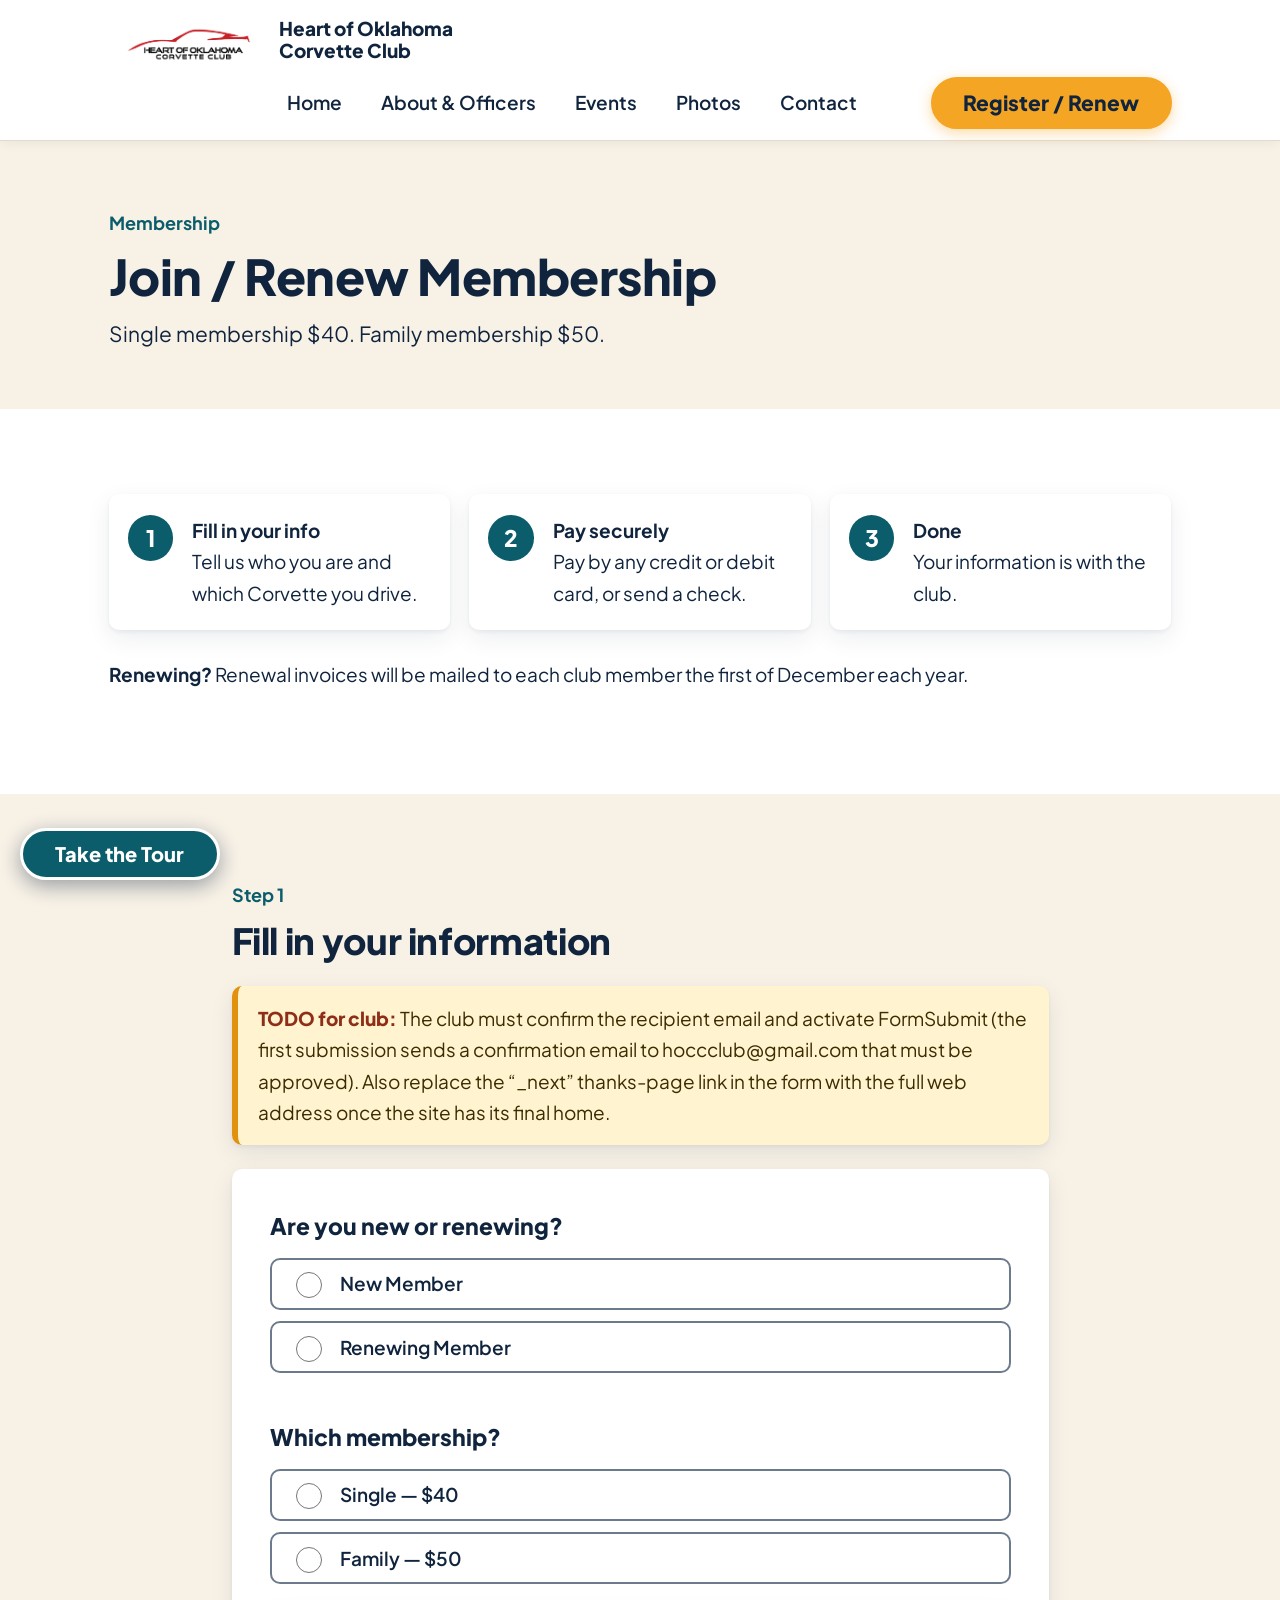
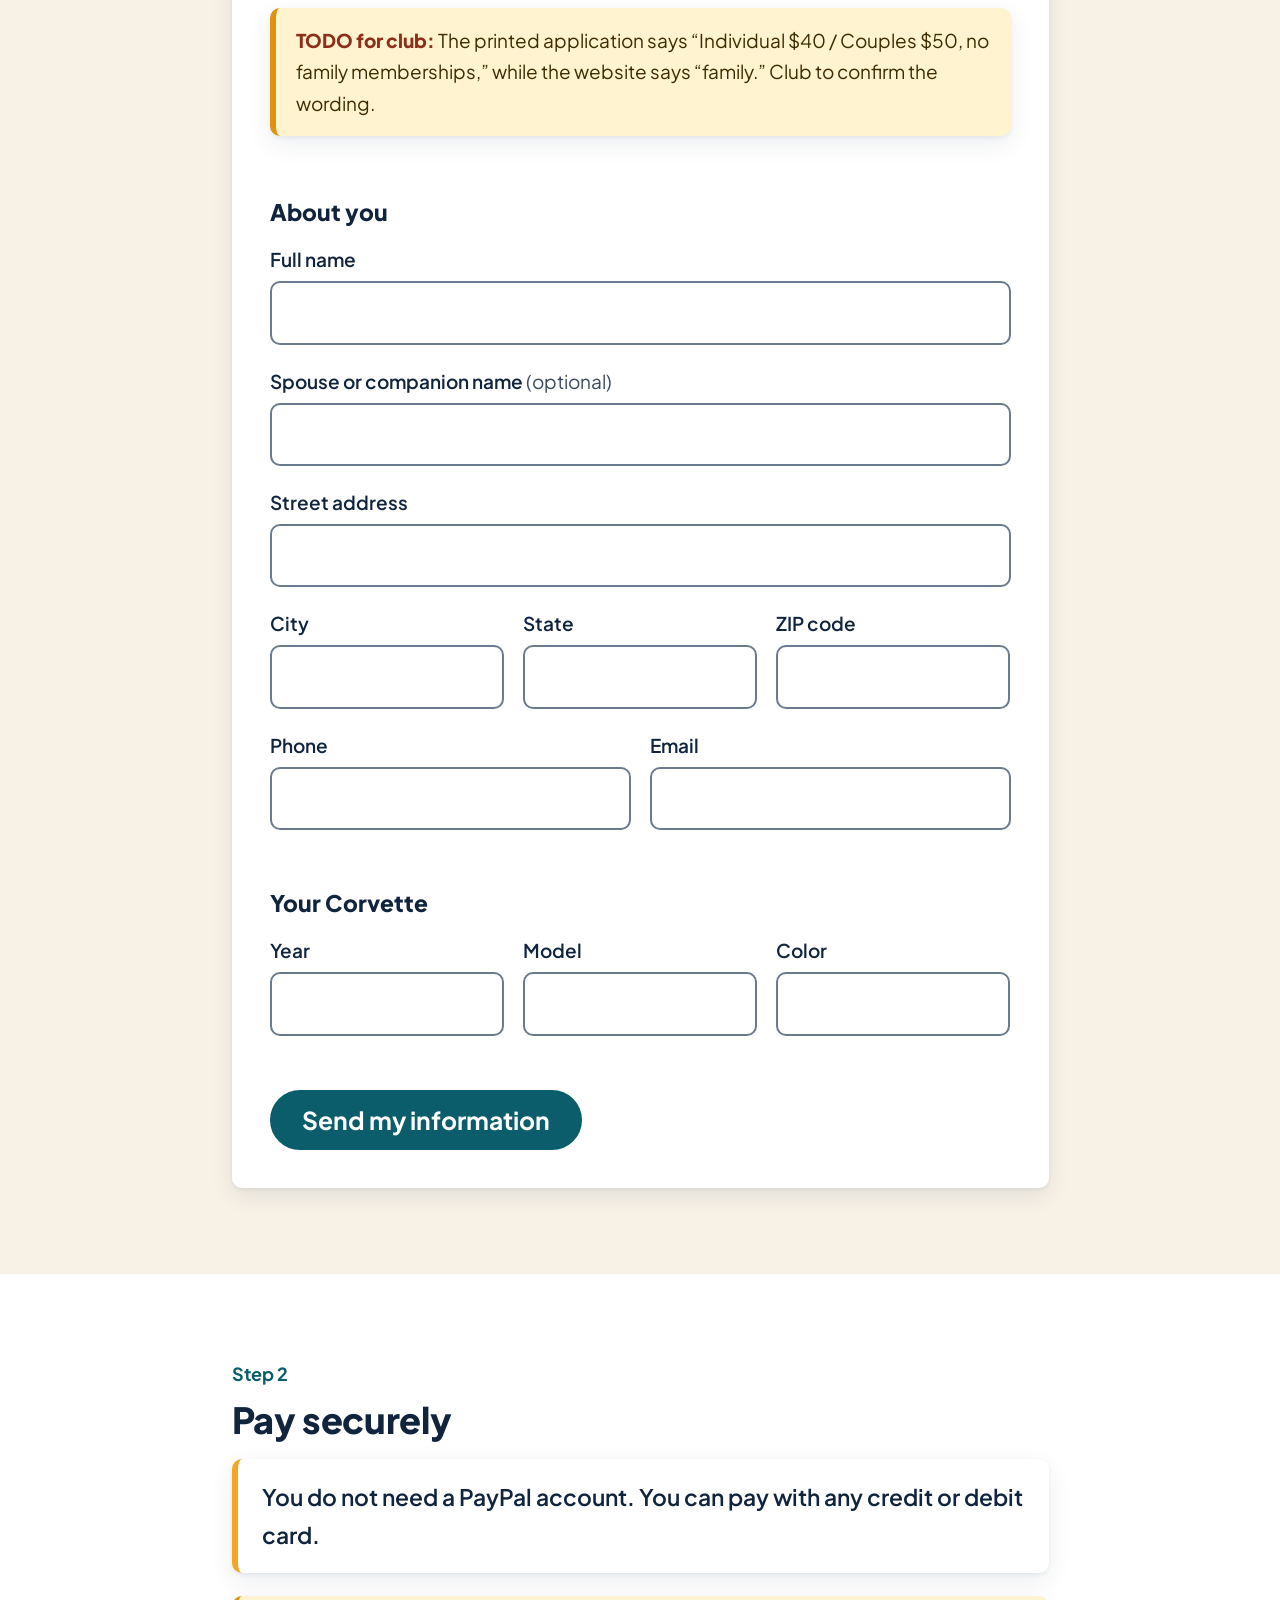
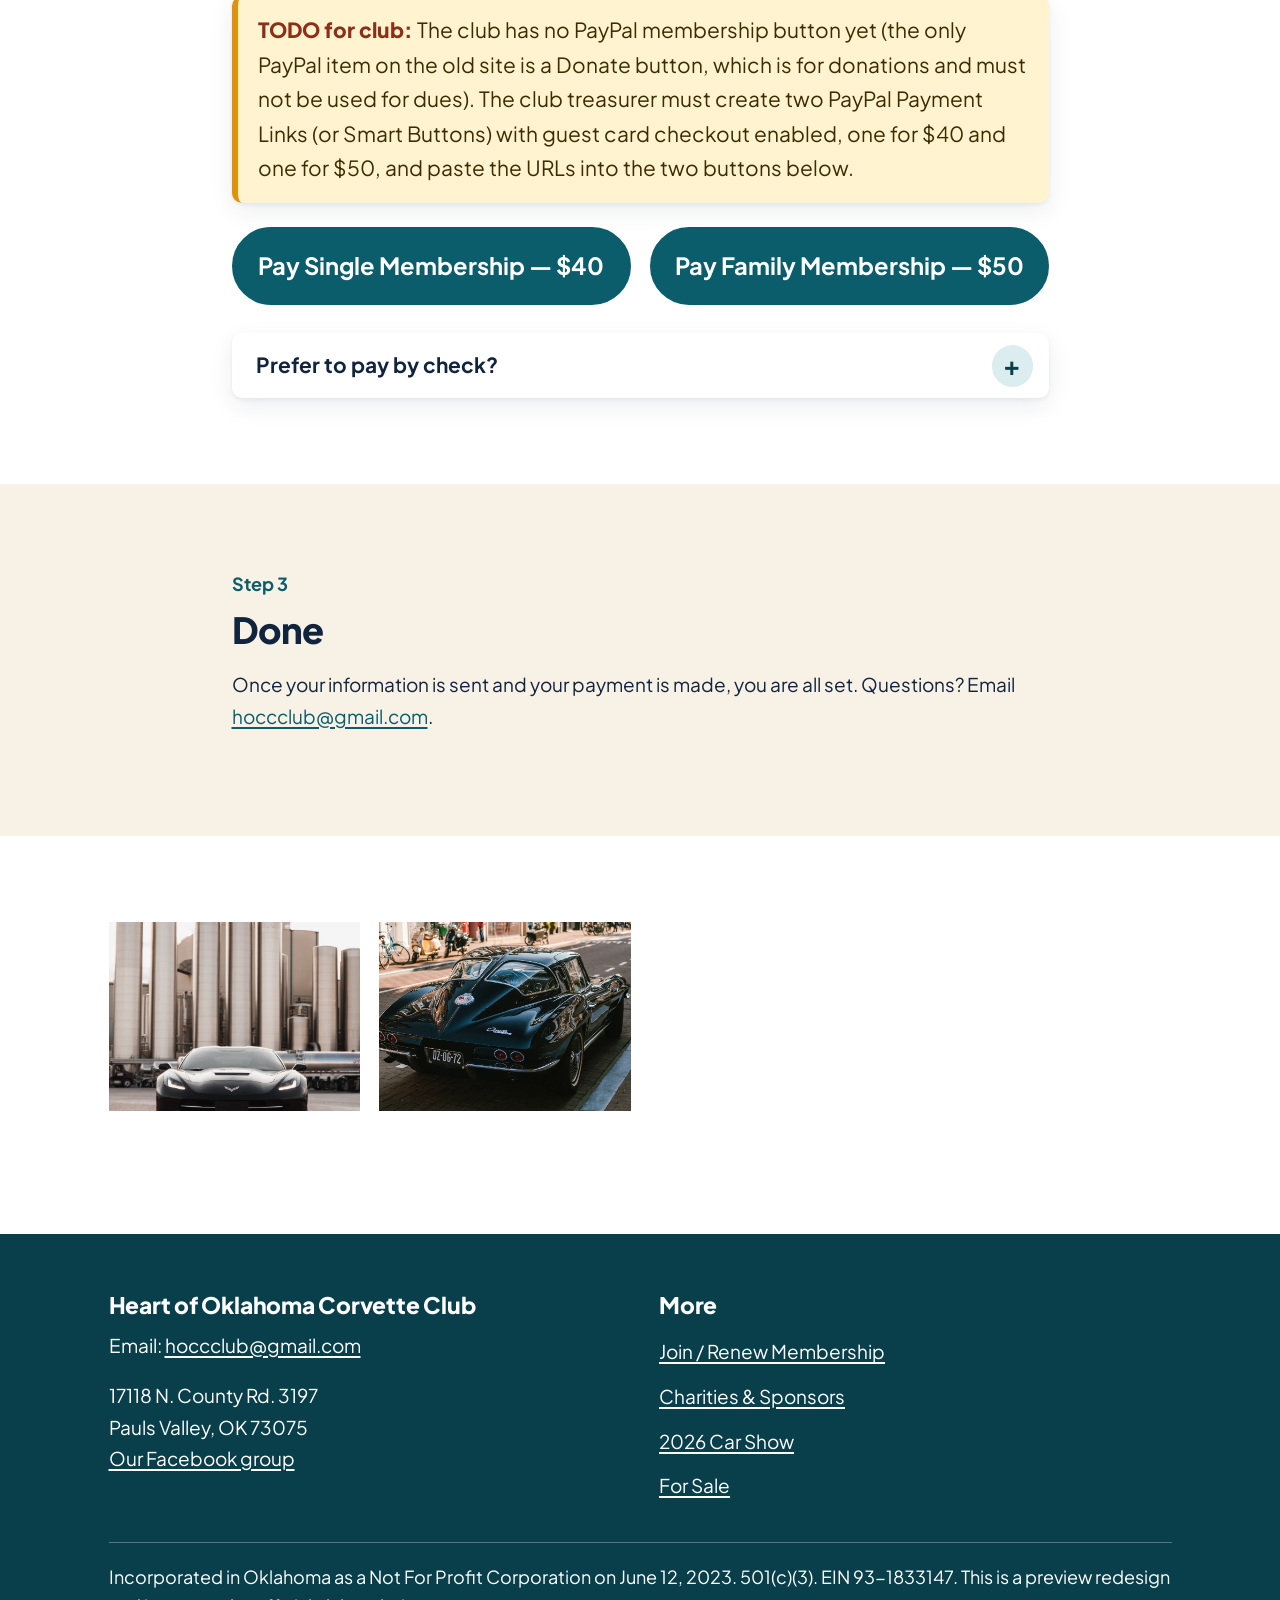
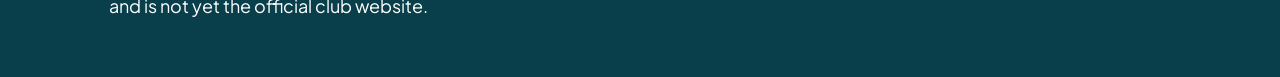
<file: membership.html>
<!DOCTYPE html>
<html lang="en">
<head>
<meta charset="utf-8">
<meta name="viewport" content="width=device-width, initial-scale=1">
<meta name="robots" content="noindex, nofollow">
<title>Join / Renew Membership - Heart of Oklahoma Corvette Club</title>
<link rel="preconnect" href="https://fonts.googleapis.com">
<link rel="preconnect" href="https://fonts.gstatic.com" crossorigin>
<link href="https://fonts.googleapis.com/css2?family=Plus+Jakarta+Sans:wght@400;500;600;700;800&display=swap" rel="stylesheet">
<link rel="stylesheet" href="style.css">
<link rel="stylesheet" href="tour.css"> <!-- PREVIEW TOUR: remove before launch -->
</head>
<body>
<a class="skip" href="#main">Skip to main content</a>
<header class="site-header">
  <div class="wrap header-top">
    <a class="brand" href="index.html"><img src="images/1b97d2c0-HOCC-Logo.png" alt="Heart of Oklahoma Corvette Club logo"><span>Heart of Oklahoma Corvette Club</span></a>
    <a class="join-btn" href="membership.html"><span class="l-full">Register / Renew</span><span class="l-short">Register</span></a>
    <details class="menu"><summary>Menu</summary><ul><li><a href="index.html">Home</a></li><li><a href="about.html">About &amp; Officers</a></li><li><a href="events.html">Events</a></li><li><a href="gallery.html">Photos</a></li><li><a href="contact.html">Contact</a></li></ul></details>
  </div>
  <nav class="nav" aria-label="Main">
    <div class="wrap"><ul>
      <li><a href="index.html">Home</a></li>
      <li><a href="about.html">About &amp; Officers</a></li>
      <li><a href="events.html">Events</a></li>
      <li><a href="gallery.html">Photos</a></li>
      <li><a href="contact.html">Contact</a></li>
    </ul></div>
  </nav>
</header>

<main id="main">
  <div class="page-title"><div class="wrap">
    <p class="label">Membership</p>
    <h1>Join / Renew Membership</h1>
    <p>Single membership $40. Family membership $50.</p>
  </div></div>

  <section>
    <div class="wrap">
      <ol class="steps">
        <li><b>Fill in your info</b>Tell us who you are and which Corvette you drive.</li>
        <li><b>Pay securely</b>Pay by any credit or debit card, or send a check.</li>
        <li><b>Done</b>Your information is with the club.</li>
      </ol>
      <p><strong>Renewing?</strong> Renewal invoices will be mailed to each club member the first of December each year.</p>
    </div>
  </section>

  <section class="band" id="form">
    <div class="wrap narrow">
      <p class="label">Step 1</p>
      <h2>Fill in your information</h2>

      <!--
        TODO: The club must confirm the recipient email (hoccclub@gmail.com) and ACTIVATE FormSubmit.
        The first submission sends a confirmation email to that address; the club must click the link in it
        before any form entries are delivered.
        TODO: _next must be an absolute URL once the final site address is known,
        e.g. https://<final-domain>/thanks.html (FormSubmit may not accept a relative path).
      -->
      <div class="todo">The club must confirm the recipient email and activate FormSubmit (the first submission sends a confirmation email to hoccclub@gmail.com that must be approved). Also replace the &ldquo;_next&rdquo; thanks-page link in the form with the full web address once the site has its final home.</div>

      <form action="https://formsubmit.co/hoccclub@gmail.com" method="POST">
        <input type="hidden" name="_subject" value="New HOCC membership information (website form)">
        <input type="hidden" name="_next" value="thanks.html"><!-- TODO: absolute URL required in production -->
        <input type="hidden" name="_template" value="table">
        <input type="text" name="_honey" class="hidden" tabindex="-1" autocomplete="off" aria-hidden="true">

        <fieldset>
          <legend>Are you new or renewing?</legend>
          <label class="choice"><input type="radio" name="member_type" value="New Member" required> New Member</label>
          <label class="choice"><input type="radio" name="member_type" value="Renewing Member"> Renewing Member</label>
        </fieldset>

        <fieldset>
          <legend>Which membership?</legend>
          <label class="choice"><input type="radio" name="plan" value="Single $40" required> Single &mdash; $40</label>
          <label class="choice"><input type="radio" name="plan" value="Family $50"> Family &mdash; $50</label>
          <div class="todo">The printed application says &ldquo;Individual $40 / Couples $50, no family memberships,&rdquo; while the website says &ldquo;family.&rdquo; Club to confirm the wording.</div>
          <!-- TODO: confirm "Family" vs "Couples" wording with the club -->
        </fieldset>

        <fieldset>
          <legend>About you</legend>
          <div class="field"><label for="name">Full name</label><input id="name" name="name" type="text" autocomplete="name" required></div>
          <div class="field"><label for="spouse">Spouse or companion name <span class="opt">(optional)</span></label><input id="spouse" name="spouse_companion" type="text"></div>
          <div class="field"><label for="street">Street address</label><input id="street" name="street" type="text" autocomplete="street-address" required></div>
          <div class="row">
            <div class="field"><label for="city">City</label><input id="city" name="city" type="text" autocomplete="address-level2" required></div>
            <div class="field"><label for="state">State</label><input id="state" name="state" type="text" autocomplete="address-level1" required></div>
            <div class="field"><label for="zip">ZIP code</label><input id="zip" name="zip" type="text" inputmode="numeric" autocomplete="postal-code" required></div>
          </div>
          <div class="row">
            <div class="field"><label for="phone">Phone</label><input id="phone" name="phone" type="tel" autocomplete="tel" required></div>
            <div class="field"><label for="email">Email</label><input id="email" name="email" type="email" autocomplete="email" required></div>
          </div>
        </fieldset>

        <fieldset>
          <legend>Your Corvette</legend>
          <div class="row">
            <div class="field"><label for="year">Year</label><input id="year" name="corvette_year" type="text" inputmode="numeric"></div>
            <div class="field"><label for="model">Model</label><input id="model" name="corvette_model" type="text"></div>
            <div class="field"><label for="color">Color</label><input id="color" name="corvette_color" type="text"></div>
          </div>
        </fieldset>

        <button class="btn" type="submit" style="font-size:1.3rem">Send my information</button>
      </form>
    </div>
  </section>

  <section id="pay">
    <div class="wrap narrow">
      <p class="label">Step 2</p>
      <h2>Pay securely</h2>
      <p class="big-note">You do not need a PayPal account. You can pay with any credit or debit card.</p>

      <div class="todo big">The club has no PayPal membership button yet (the only PayPal item on the old site is a Donate button, which is for donations and must not be used for dues). The club treasurer must create two PayPal Payment Links (or Smart Buttons) with guest card checkout enabled, one for $40 and one for $50, and paste the URLs into the two buttons below.</div>
      <!-- TODO: replace both href="#TODO-paypal-payment-link" values with real PayPal Payment Link URLs (guest/card checkout enabled). Do NOT use the Donate button hosted_button_id=ZUZLJXYLXD4ZE. -->

      <div class="pay">
        <a class="btn" href="#TODO-paypal-payment-link">Pay Single Membership &mdash; $40</a>
        <a class="btn" href="#TODO-paypal-payment-link">Pay Family Membership &mdash; $50</a>
      </div>

      <details class="check">
        <summary>Prefer to pay by check?</summary>
        <div class="acc-body">
          <p>Download and print the application, then mail it with your check to:</p>
          <address><strong>HOCC</strong><br>17118 N. County Rd. 3197<br>Pauls Valley, OK 73075</address>
          <p style="margin-top:1rem"><a class="btn dark" href="files/HOCC-Application.docx">Download the application (Word file)</a></p>
        </div>
      </details>
    </div>
  </section>

  <section class="band">
    <div class="wrap narrow">
      <p class="label">Step 3</p>
      <h2>Done</h2>
      <p>Once your information is sent and your payment is made, you are all set. Questions? Email <a href="mailto:hoccclub@gmail.com">hoccclub@gmail.com</a>.</p>
    </div>
  </section>
<section><div class="wrap"><ul class="grid"><li><img src="images/16905231-image-asset.jpeg" alt="Corvette photo from the original membership page" loading="lazy"></li><li><img src="images/16939796-image-asset.jpeg" alt="Corvette photo from the original membership page" loading="lazy"></li></ul></div></section>
</main>

<footer class="site-footer">
  <div class="wrap">
    <div class="foot-grid">
      <div>
        <h2>Heart of Oklahoma Corvette Club</h2>
        <p>Email: <a href="mailto:hoccclub@gmail.com">hoccclub@gmail.com</a></p>
        <address>17118 N. County Rd. 3197<br>Pauls Valley, OK 73075</address>
        <p><a href="https://www.facebook.com/groups/1453977328508756">Our Facebook group</a></p>
      </div>
      <div>
        <h2>More</h2>
        <ul class="foot-links">
          <li><a href="membership.html">Join / Renew Membership</a></li>
          <li><a href="charities.html">Charities &amp; Sponsors</a></li>
          <li><a href="car-show-2026.html">2026 Car Show</a></li>
          <li><a href="for-sale.html">For Sale</a></li>
        </ul>
      </div>
    </div>
    <p class="fine">Incorporated in Oklahoma as a Not For Profit Corporation on June 12, 2023. 501(c)(3). EIN 93-1833147. This is a preview redesign and is not yet the official club website.</p>
  </div>
</footer>
<script src="tour.js" defer></script> <!-- PREVIEW TOUR: remove before launch -->
</body>
</html>
</file>
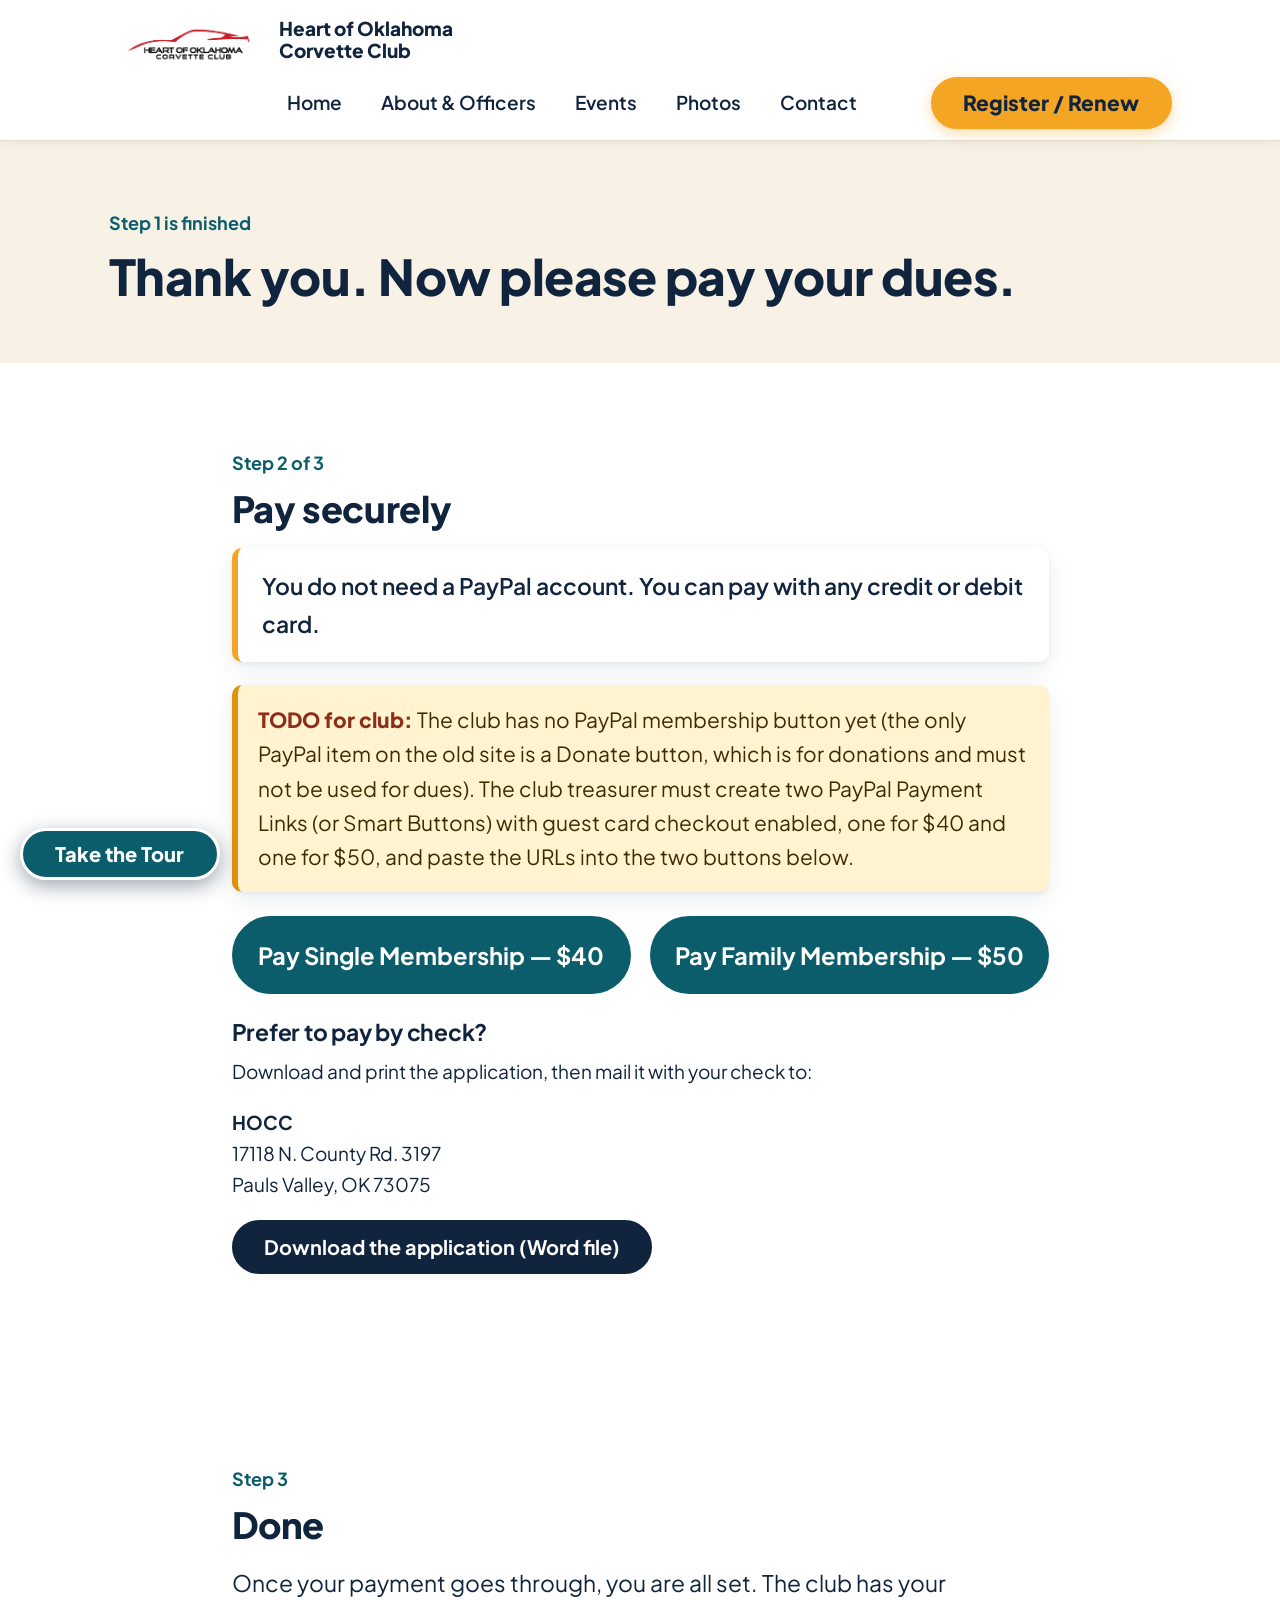
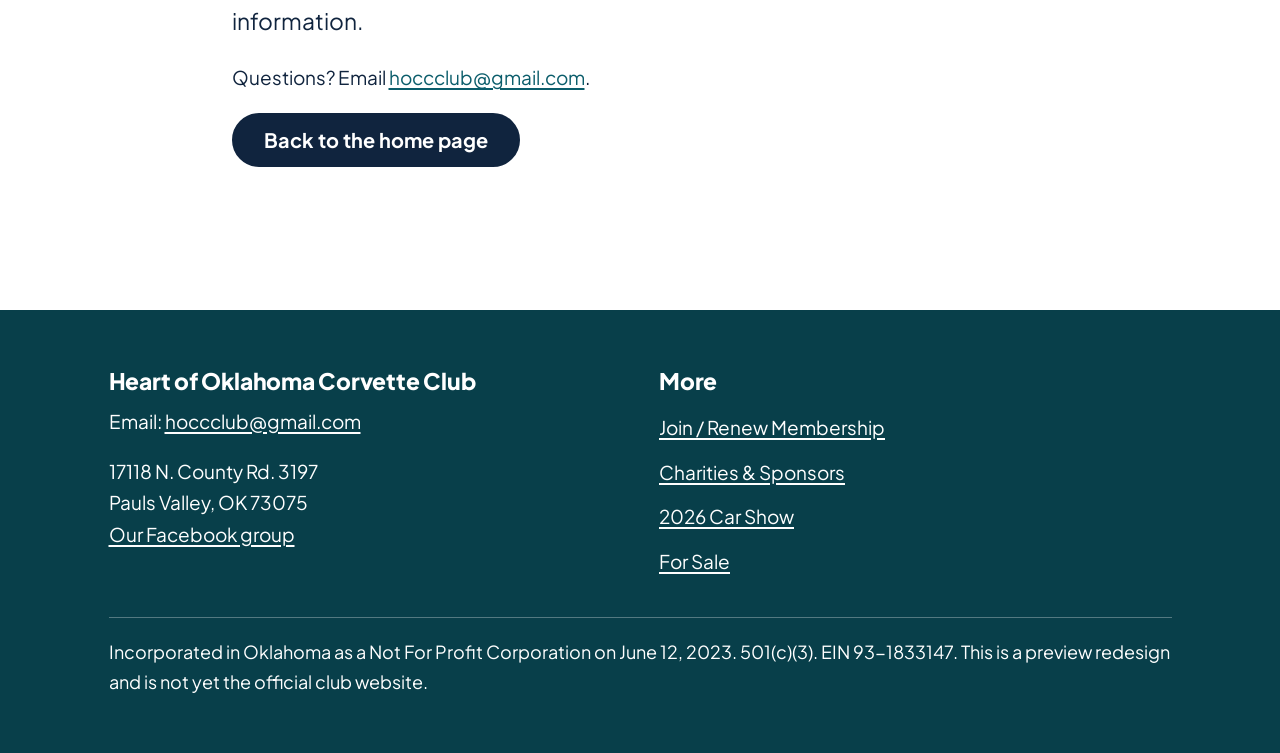
<file: thanks.html>
<!DOCTYPE html>
<html lang="en">
<head>
<meta charset="utf-8">
<meta name="viewport" content="width=device-width, initial-scale=1">
<meta name="robots" content="noindex, nofollow">
<title>Step 3: Done - Heart of Oklahoma Corvette Club</title>
<link rel="preconnect" href="https://fonts.googleapis.com">
<link rel="preconnect" href="https://fonts.gstatic.com" crossorigin>
<link href="https://fonts.googleapis.com/css2?family=Plus+Jakarta+Sans:wght@400;500;600;700;800&display=swap" rel="stylesheet">
<link rel="stylesheet" href="style.css">
<link rel="stylesheet" href="tour.css"> <!-- PREVIEW TOUR: remove before launch -->
</head>
<body>
<a class="skip" href="#main">Skip to main content</a>
<header class="site-header">
  <div class="wrap header-top">
    <a class="brand" href="index.html"><img src="images/1b97d2c0-HOCC-Logo.png" alt="Heart of Oklahoma Corvette Club logo"><span>Heart of Oklahoma Corvette Club</span></a>
    <a class="join-btn" href="membership.html"><span class="l-full">Register / Renew</span><span class="l-short">Register</span></a>
    <details class="menu"><summary>Menu</summary><ul><li><a href="index.html">Home</a></li><li><a href="about.html">About &amp; Officers</a></li><li><a href="events.html">Events</a></li><li><a href="gallery.html">Photos</a></li><li><a href="contact.html">Contact</a></li></ul></details>
  </div>
  <nav class="nav" aria-label="Main">
    <div class="wrap"><ul>
      <li><a href="index.html">Home</a></li>
      <li><a href="about.html">About &amp; Officers</a></li>
      <li><a href="events.html">Events</a></li>
      <li><a href="gallery.html">Photos</a></li>
      <li><a href="contact.html">Contact</a></li>
    </ul></div>
  </nav>
</header>

<main id="main">
  <div class="page-title"><div class="wrap">
    <p class="label">Step 1 is finished</p>
    <h1>Thank you. Now please pay your dues.</h1>
  </div></div>
<section id="pay">
    <div class="wrap narrow">
      <p class="label">Step 2 of 3</p>
      <h2>Pay securely</h2>
      <p class="big-note">You do not need a PayPal account. You can pay with any credit or debit card.</p>

      <div class="todo big">The club has no PayPal membership button yet (the only PayPal item on the old site is a Donate button, which is for donations and must not be used for dues). The club treasurer must create two PayPal Payment Links (or Smart Buttons) with guest card checkout enabled, one for $40 and one for $50, and paste the URLs into the two buttons below.</div>
      <!-- TODO: replace both href="#TODO-paypal-payment-link" values with real PayPal Payment Link URLs (guest/card checkout enabled). Do NOT use the Donate button hosted_button_id=ZUZLJXYLXD4ZE. -->

      <div class="pay">
        <a class="btn" href="#TODO-paypal-payment-link">Pay Single Membership &mdash; $40</a>
        <a class="btn" href="#TODO-paypal-payment-link">Pay Family Membership &mdash; $50</a>
      </div>

      <h3>Prefer to pay by check?</h3>
      <p>Download and print the application, then mail it with your check to:</p>
      <address><strong>HOCC</strong><br>17118 N. County Rd. 3197<br>Pauls Valley, OK 73075</address>
      <p style="margin-top:1rem"><a class="btn dark" href="files/HOCC-Application.docx">Download the application (Word file)</a></p>
    </div>
  </section>
  <section>
    <div class="wrap narrow">
      <p class="label">Step 3</p>
      <h2>Done</h2>
      <p class="lead">Once your payment goes through, you are all set. The club has your information.</p>
      <p>Questions? Email <a href="mailto:hoccclub@gmail.com">hoccclub@gmail.com</a>.</p>
      <p><a class="btn dark" href="index.html">Back to the home page</a></p>
    </div>
  </section>
</main>

<footer class="site-footer">
  <div class="wrap">
    <div class="foot-grid">
      <div>
        <h2>Heart of Oklahoma Corvette Club</h2>
        <p>Email: <a href="mailto:hoccclub@gmail.com">hoccclub@gmail.com</a></p>
        <address>17118 N. County Rd. 3197<br>Pauls Valley, OK 73075</address>
        <p><a href="https://www.facebook.com/groups/1453977328508756">Our Facebook group</a></p>
      </div>
      <div>
        <h2>More</h2>
        <ul class="foot-links">
          <li><a href="membership.html">Join / Renew Membership</a></li>
          <li><a href="charities.html">Charities &amp; Sponsors</a></li>
          <li><a href="car-show-2026.html">2026 Car Show</a></li>
          <li><a href="for-sale.html">For Sale</a></li>
        </ul>
      </div>
    </div>
    <p class="fine">Incorporated in Oklahoma as a Not For Profit Corporation on June 12, 2023. 501(c)(3). EIN 93-1833147. This is a preview redesign and is not yet the official club website.</p>
  </div>
</footer>
<script src="tour.js" defer></script> <!-- PREVIEW TOUR: remove before launch -->
</body>
</html>
</file>
<file: style.css>
/* Heart of Oklahoma Corvette Club - preview redesign */
:root {
  --teal: #0b5d6b;
  --teal-dark: #083f4a;
  --teal-tint: #dcedf0;
  --gold: #f5a524;
  --gold-dark: #e0920f;
  --navy: #10243e;
  --ink: #10243e;
  --muted: #3c4b60;
  --sand: #f7f1e6;
  --line: #e3dccd;
  --coral: #b63a22;
  --radius: 10px;
  --shadow: 0 2px 4px rgba(16, 36, 62, .06), 0 8px 24px rgba(16, 36, 62, .08);
  --sans: "Plus Jakarta Sans", "Segoe UI", system-ui, -apple-system, Arial, sans-serif;
}

*, *::before, *::after { box-sizing: border-box; }
[hidden] { display: none !important; }
html { font-size: 19px; -webkit-text-size-adjust: 100%; }
body { margin: 0; font-family: var(--sans); font-size: 1rem; line-height: 1.65; color: var(--ink); background: #fff; }
img { max-width: 100%; height: auto; display: block; }
a { color: var(--teal); text-underline-offset: 3px; text-decoration-thickness: 2px; }
a:hover { color: var(--teal-dark); }
:focus-visible { outline: 3px solid var(--navy); outline-offset: 3px; box-shadow: 0 0 0 6px #fff; }

h1, h2, h3 { font-family: var(--sans); line-height: 1.2; color: var(--navy); margin: 0 0 .5em; font-weight: 800; letter-spacing: -.01em; }
h1 { font-size: 2.6rem; }
h2 { font-size: 1.9rem; }
h3 { font-size: 1.2rem; font-weight: 700; }
p { margin: 0 0 1em; }
.label, .eyebrow { font-size: .95rem; font-weight: 700; color: var(--teal); margin: 0 0 .5em; }

.skip { position: absolute; left: -999px; top: 0; background: var(--navy); color: #fff; padding: .75rem 1rem; z-index: 40; }
.skip:focus { left: 0; }

.wrap { max-width: 1120px; margin: 0 auto; padding: 0 1.5rem; }
.narrow { max-width: 46em; }

/* header */
.site-header {
  position: sticky; top: 0; z-index: 30;
  background: #fff;
  border-bottom: 1px solid var(--line);
  box-shadow: 0 2px 12px rgba(16, 36, 62, .06);
  display: flex; flex-wrap: wrap; align-items: center; justify-content: space-between; gap: .5rem 1.5rem;
  padding: .6rem max(1.5rem, calc((100vw - 1120px) / 2 + 1.5rem));
}
.header-top { display: contents; }
.brand { order: 1; display: flex; align-items: center; gap: .8rem; text-decoration: none; color: var(--navy); }
.brand img { height: 56px; width: auto; }
.brand span { font-weight: 800; font-size: 1rem; line-height: 1.2; max-width: 11em; }
.nav { order: 2; margin-left: auto; }
.nav ul { list-style: none; margin: 0; padding: 0; display: flex; gap: .25rem; }
.nav a { display: flex; align-items: center; min-height: 48px; padding: 0 .9rem; border-radius: 999px; color: var(--navy); font-weight: 600; text-decoration: none; }
.nav a:hover { background: var(--teal-tint); color: var(--teal-dark); }
.nav a[aria-current="page"] { background: var(--teal-tint); color: var(--teal-dark); font-weight: 800; }

/* buttons */
.btn, .join-btn {
  display: inline-flex; align-items: center; justify-content: center;
  min-height: 52px; padding: .7rem 1.6rem;
  background: var(--teal); color: #fff;
  font: inherit; font-weight: 700; font-size: 1.05rem; line-height: 1.2;
  text-decoration: none; text-align: center;
  border: 2px solid var(--teal); border-radius: 999px; cursor: pointer;
  transition: background .15s, transform .15s;
}
.btn:hover { background: var(--teal-dark); border-color: var(--teal-dark); color: #fff; }
.btn.gold, .join-btn { background: var(--gold); border-color: var(--gold); color: var(--navy); font-weight: 800; box-shadow: 0 4px 14px rgba(245, 165, 36, .4); }
.btn.gold:hover, .join-btn:hover { background: var(--gold-dark); border-color: var(--gold-dark); color: var(--navy); }
.btn.dark { background: var(--navy); border-color: var(--navy); }
.btn.dark:hover { background: #000; border-color: #000; }
.btn.light { background: #fff; color: var(--navy); border-color: #fff; }
.btn.light:hover { background: var(--teal-tint); border-color: var(--teal-tint); color: var(--navy); }
.join-btn { order: 3; min-height: 52px; padding: .6rem 1.6rem; font-size: 1.1rem; }
.l-short { display: none; }

/* mobile-only pieces (hidden on desktop) */
.menu, .join-bar, .show-m { display: none; }

/* hero */
.hero { position: relative; display: flex; align-items: center; min-height: 540px; background: var(--navy); color: #fff; overflow: hidden; }
.hero-img { position: absolute; inset: 0; width: 100%; height: 100%; object-fit: cover; }
.hero::before { content: ""; position: absolute; inset: 0; background: rgba(8, 28, 44, .7); z-index: 1; }
.hero-text { position: relative; z-index: 2; width: 100%; padding-top: 4rem; padding-bottom: 4rem; }
.hero-text > * { max-width: 40rem; }
.hero h1 { color: #fff; font-size: 3.2rem; margin-bottom: .5em; }
.hero .eyebrow { color: var(--gold); }
.hero p { font-size: 1.15rem; color: #fff; }
.btn-row { display: flex; flex-wrap: wrap; gap: .8rem; margin-top: 1.5rem; }

/* sections */
main section { padding: 4.5rem 0; }
.band { background: var(--sand); }
.band-dark { background: var(--teal); color: #fff; }
.band-dark h2, .band-dark h3 { color: #fff; }
.band-dark a:not(.btn) { color: #fff; }
.page-title { background: var(--sand); padding: 3.5rem 0 3rem; }
.page-title h1 { margin: 0; }
.page-title p:not(.label) { margin: .6rem 0 0; max-width: 40em; font-size: 1.1rem; }
.lead { font-size: 1.2rem; max-width: 42em; }
.two { display: grid; grid-template-columns: 1fr 1fr; gap: 3rem; align-items: start; }
figure { margin: 0; }
figure img { border-radius: var(--radius); box-shadow: var(--shadow); }
figcaption { font-size: .95rem; color: var(--muted); margin-top: .5rem; }

/* officers */
.officers { display: grid; gap: 1rem; }
.officer-acc { background: #fff; border-radius: var(--radius); box-shadow: var(--shadow); }
.officer-body { display: grid; grid-template-columns: 200px 1fr; gap: 1.5rem; padding: 0 1.4rem 1.4rem; }
.officer-body img { width: 200px; height: 240px; object-fit: cover; border-radius: var(--radius); }
.officer-body p:last-child { margin-bottom: 0; }
.officer-mini { list-style: none; padding: 0; margin: 0; }
.officer-mini li { padding: .6rem 0; border-bottom: 1px solid var(--line); }

/* accordions */
.acc { background: #fff; border-radius: var(--radius); box-shadow: var(--shadow); margin-bottom: .9rem; }
.acc > summary, .officer-acc > summary, .check > summary {
  list-style: none; cursor: pointer; min-height: 56px;
  padding: .8rem 3.6rem .8rem 1.3rem; position: relative;
  display: flex; flex-direction: column; justify-content: center; border-radius: var(--radius);
}
summary::-webkit-details-marker { display: none; }
.acc > summary::after, .officer-acc > summary::after, .check > summary::after {
  content: "+"; position: absolute; right: .8rem; top: 50%; transform: translateY(-50%);
  width: 2.2rem; height: 2.2rem; border-radius: 50%;
  background: var(--teal-tint); color: var(--teal-dark);
  font-weight: 700; font-size: 1.4rem; line-height: 2.1rem; text-align: center;
}
details[open] > summary::after { content: "\2212"; }
.acc > summary, .check > summary { font-weight: 700; font-size: 1.1rem; color: var(--navy); }
.acc > summary:hover, .officer-acc > summary:hover, .check > summary:hover { background: #faf7f0; }
.acc-body { padding: 0 1.3rem 1.2rem; }
.acc-body p:last-child { margin-bottom: 0; }
.sum-name { font-weight: 800; font-size: 1.15rem; color: var(--navy); line-height: 1.2; }
.sum-role { font-size: .95rem; font-weight: 600; color: var(--teal); }
.check { background: #fff; border-radius: var(--radius); box-shadow: var(--shadow); margin-top: 1.5rem; }
.check .acc-body { padding-top: .25rem; }

/* events */
.events { list-style: none; margin: 0 0 1.5rem; padding: 0; display: grid; gap: 1rem; }
.event { display: grid; grid-template-columns: 84px 1fr; gap: 1.25rem; align-items: start; padding: 1.3rem 1.4rem; background: #fff; border-radius: var(--radius); box-shadow: var(--shadow); }
.band .event { box-shadow: 0 1px 2px rgba(16, 36, 62, .06), 0 6px 18px rgba(16, 36, 62, .07); }
.date { background: var(--teal-tint); color: var(--teal-dark); border-radius: var(--radius); text-align: center; padding: .5rem .3rem .55rem; line-height: 1.1; }
.date .m { display: block; font-size: .85rem; font-weight: 700; text-transform: uppercase; }
.date .d { display: block; font-size: 1.5rem; font-weight: 800; margin-top: .1rem; }
.event h3 { margin-bottom: .25em; }
.event p { margin: 0 0 .2em; }
.event.over { display: none; }
.no-events { background: #fff; border-radius: var(--radius); box-shadow: var(--shadow); padding: 1.2rem 1.4rem; font-weight: 600; }
.tag { display: inline-block; font-size: .9rem; font-weight: 700; background: var(--teal-tint); color: var(--teal-dark); padding: .1rem .7rem; border-radius: 999px; margin-left: .4rem; vertical-align: middle; }

.cards { display: grid; grid-template-columns: repeat(auto-fit, minmax(290px, 1fr)); gap: 1.5rem; }
.card { background: #fff; border-radius: var(--radius); box-shadow: var(--shadow); padding: 1.5rem; }
.card h3 { margin-top: 0; }

/* gallery */
.grid { list-style: none; margin: 0; padding: 0; display: grid; grid-template-columns: repeat(auto-fill, minmax(250px, 1fr)); gap: 1rem; }
.grid a { display: block; border-radius: var(--radius); overflow: hidden; box-shadow: var(--shadow); background: #fff; }
.grid img { width: 100%; aspect-ratio: 4 / 3; object-fit: cover; transition: transform .25s; }
.grid a:hover img { transform: scale(1.03); }
.grid .cap { display: block; font-size: .95rem; padding: .5rem .8rem; color: var(--muted); }

/* logos */
.logos { list-style: none; margin: 0; padding: 0; display: grid; grid-template-columns: repeat(auto-fill, minmax(190px, 1fr)); gap: 1rem; }
.logos li { background: #fff; border-radius: var(--radius); box-shadow: var(--shadow); padding: .8rem; display: flex; align-items: center; justify-content: center; min-height: 130px; }
.logos li.on-dark { background: var(--navy); }
.logos img { max-height: 100px; width: auto; max-width: 100%; object-fit: contain; }
.charity { display: grid; grid-template-columns: 220px 1fr; gap: 1.5rem; padding: 1.5rem 0; border-bottom: 1px solid var(--line); }
.charity img { background: #fff; padding: .6rem; border-radius: var(--radius); box-shadow: var(--shadow); }

/* todo notes (kept loud on purpose) */
.todo { background: #fff4cf; border-radius: var(--radius); border-left: 6px solid var(--gold-dark); box-shadow: var(--shadow); color: #3d2c00; padding: .9rem 1.1rem; margin: 1.25rem 0; font-size: 1rem; }
.todo::before { content: "TODO for club: "; font-weight: 800; color: #8f2e18; }
.todo.big { font-size: 1.1rem; }
.phone-slot { font-size: 1.3rem; font-weight: 800; }

/* steps and forms */
.steps { list-style: none; counter-reset: s; margin: 0 0 1.5rem; padding: 0; display: grid; grid-template-columns: repeat(3, 1fr); gap: 1rem; }
.steps li { counter-increment: s; background: #fff; border-radius: var(--radius); box-shadow: var(--shadow); padding: 1.1rem 1.2rem 1.1rem 4.4rem; position: relative; }
.steps li::before { content: counter(s); position: absolute; left: 1rem; top: 1.1rem; width: 2.4rem; height: 2.4rem; border-radius: 50%; background: var(--teal); color: #fff; font-size: 1.2rem; font-weight: 800; display: flex; align-items: center; justify-content: center; }
.steps b { display: block; }

form { background: #fff; border-radius: var(--radius); box-shadow: var(--shadow); padding: 2rem; }
fieldset { border: 0; padding: 0; margin: 0 0 1.75rem; }
legend { font-weight: 800; font-size: 1.2rem; padding: 0; margin-bottom: .7rem; }
label { display: block; font-weight: 600; margin-bottom: .3rem; }
.opt { font-weight: 400; color: var(--muted); }
input[type=text], input[type=email], input[type=tel] {
  width: 100%; font: inherit; font-size: 1.05rem; padding: .7rem .9rem; min-height: 52px;
  border: 2px solid #6b7a8d; border-radius: var(--radius); background: #fff; color: var(--ink);
}
input[type=text]:focus, input[type=email]:focus, input[type=tel]:focus { border-color: var(--teal); }
.field { margin-bottom: 1.1rem; }
.row { display: grid; grid-template-columns: repeat(auto-fit, minmax(200px, 1fr)); gap: 1rem; }
.choice { display: flex; align-items: center; gap: .8rem; min-height: 52px; padding: .4rem 1rem; border: 2px solid #6b7a8d; border-radius: var(--radius); margin-bottom: .6rem; font-weight: 600; cursor: pointer; }
.choice input { width: 26px; height: 26px; flex: none; accent-color: var(--teal); }
.choice:has(input:checked) { border-color: var(--teal); background: var(--teal-tint); }
.hidden { display: none; }
.pay { display: grid; grid-template-columns: 1fr 1fr; gap: 1rem; margin: 1.25rem 0; }
.pay .btn { font-size: 1.25rem; padding: 1.2rem 1rem; }
.big-note { font-size: 1.2rem; font-weight: 600; background: #fff; border-radius: var(--radius); box-shadow: var(--shadow); border-left: 6px solid var(--gold); padding: 1rem 1.3rem; }

address { font-style: normal; }
.contact-box { background: #fff; border-radius: var(--radius); box-shadow: var(--shadow); padding: 1.8rem; }
.contact-box h3 { margin-top: 1rem; }
.contact-box h3:first-child { margin-top: 0; }
.big-link { font-size: 1.4rem; font-weight: 800; overflow-wrap: anywhere; }

/* footer */
.site-footer { background: var(--teal-dark); color: #fff; padding: 3rem 0 2rem; margin-top: 2rem; }
.site-footer a { color: #fff; }
.site-footer h2 { color: #fff; font-size: 1.2rem; }
.foot-grid { display: grid; grid-template-columns: repeat(auto-fit, minmax(240px, 1fr)); gap: 2rem; }
.foot-links { list-style: none; padding: 0; margin: 0; }
.foot-links a { display: inline-block; padding: .35rem 0; min-height: 40px; }
.fine { border-top: 1px solid rgba(255, 255, 255, .3); margin-top: 1.75rem; padding-top: 1rem; font-size: .95rem; color: #fff; }

@media (max-width: 1050px) {
  .nav { order: 4; flex-basis: 100%; margin-left: 0; }
  .nav ul { flex-wrap: wrap; }
  .join-btn { margin-left: auto; }
}

@media (max-width: 700px) {
  html { font-size: 18px; }
  body { padding-bottom: 68px; }
  h1 { font-size: 1.65rem; }
  h2 { font-size: 1.4rem; }
  h3 { font-size: 1.1rem; }
  .wrap { padding: 0 1rem; }
  .hide-m { display: none !important; }
  .show-m { display: block; }
  .hide-mobile { display: none !important; }
  main .label { display: none; }

  /* compact header: logo + name, Register button, Menu */
  .site-header { flex-wrap: nowrap; gap: .5rem; padding: .4rem 1rem; }
  .header-top { display: flex; flex: 1; min-width: 0; align-items: center; gap: .5rem; padding: 0; }
  .brand { flex: 1; min-width: 0; gap: .5rem; }
  .brand img { height: 40px; }
  .brand span { font-size: .8rem; max-width: none; line-height: 1.15; }
  .nav { display: none; }
  .l-full { display: none; }
  .l-short { display: inline; }
  .join-btn { order: 0; flex: none; min-height: 48px; padding: 0 1rem; font-size: 1rem; margin-left: 0; box-shadow: none; }
  .menu { display: block; flex: none; }
  .menu > summary {
    list-style: none; cursor: pointer; min-height: 48px; min-width: 48px; padding: 0 .9rem;
    background: var(--teal); color: #fff; font-weight: 700; font-size: 1rem;
    display: flex; align-items: center; justify-content: center; border-radius: 999px;
  }
  .menu > summary::after { content: none; }
  .menu ul { list-style: none; margin: 0; padding: .4rem 1rem 1rem; position: absolute; left: 0; right: 0; top: 100%; background: #fff; border-bottom: 1px solid var(--line); box-shadow: 0 12px 24px rgba(16, 36, 62, .15); }
  .menu li a { display: flex; align-items: center; min-height: 52px; padding: 0 .5rem; color: var(--navy); text-decoration: none; font-weight: 700; font-size: 1.1rem; border-bottom: 1px solid var(--line); }
  .menu li a[aria-current="page"] { color: var(--teal-dark); background: var(--teal-tint); border-radius: var(--radius); }

  /* hero: compact, photo behind solid overlay */
  .hero { min-height: 0; max-height: 60vh; }
  .hero-text { padding-top: 2.2rem; padding-bottom: 2.2rem; }
  .hero h1 { font-size: 1.7rem; margin: 0; }

  main section { padding: 1.6rem 0; }
  .page-title { padding: 1.4rem 0; }
  .page-title p:not(.label) { font-size: 1rem; margin-top: .3rem; }
  .two, .steps, .pay { grid-template-columns: 1fr; }
  .two { gap: .9rem; }
  main h2 { margin-bottom: .4rem; }
  .lead { font-size: 1.05rem; }
  .officer-mini { display: grid; grid-template-columns: 1fr 1fr; gap: 0 .8rem; }
  .officer-mini li { padding: .4rem 0; line-height: 1.3; }
  .officer-mini strong { display: block; }
  .over-m { display: none; }

  /* events: small date chip + title + one-line place/time */
  .events { gap: .6rem; margin-bottom: 1rem; }
  .event { grid-template-columns: 62px 1fr; gap: .8rem; padding: .8rem; }
  .date { padding: .35rem .2rem; }
  .date .m { font-size: .8rem; }
  .date .d { font-size: 1.1rem; }
  .event h3 { font-size: 1.05rem; margin-bottom: .1em; }
  .event p { display: inline; margin: 0; font-size: .95rem; line-height: 1.35; }
  .event p + p::before { content: " \00b7  "; }
  .event p.todo { display: block; margin-top: .5rem; }
  .tag { margin-left: 0; display: block; width: max-content; margin-bottom: .2rem; }
  .btn-row { gap: .6rem; }

  .grid { grid-template-columns: 1fr 1fr; gap: .6rem; }
  .officer-body, .charity { grid-template-columns: 1fr; gap: 1rem; }
  .officer-body img { width: 160px; height: 192px; }
  .officers { gap: .6rem; }
  .wrap.two { gap: .75rem; }

  /* membership */
  .steps { gap: .4rem; margin-bottom: .6rem; }
  .steps li { padding: .5rem .8rem .5rem 3.3rem; font-size: 1rem; line-height: 1.3; }
  .steps li::before { left: .6rem; top: .5rem; width: 2rem; height: 2rem; font-size: 1rem; }
  form { padding: 1rem; }
  fieldset { margin-bottom: .9rem; }
  legend { font-size: 1.1rem; margin-bottom: .3rem; }
  label { margin-bottom: .15rem; }
  .field { margin-bottom: .6rem; }
  .row { gap: 0 .6rem; grid-template-columns: 1fr 1fr; }
  .row .field:only-child, .row .field:nth-child(odd):last-child { grid-column: 1 / -1; }
  input[type=text], input[type=email], input[type=tel] { min-height: 48px; padding: .5rem .7rem; }
  .choice { min-height: 48px; margin-bottom: .4rem; padding: .2rem .8rem; }
  .big-note { font-size: 1.05rem; padding: .7rem .9rem; }
  .pay .btn { font-size: 1.15rem; padding: .9rem .8rem; }
  .todo { margin: .8rem 0; padding: .7rem .8rem; }

  .band-dark .btn { width: 100%; }
  .site-footer { padding: 1.4rem 0 1.2rem; margin-top: 1rem; }
  .site-footer .foot-grid > div:nth-child(2) { display: none; }
  .foot-grid { gap: 1rem; }
  .foot-links a { min-height: 48px; display: flex; align-items: center; }
  .site-footer h2 { margin-bottom: .3em; }

  /* sticky bottom Register bar */
  .join-bar {
    display: flex; align-items: center; justify-content: center;
    position: fixed; left: 0; right: 0; bottom: 0; z-index: 35; min-height: 60px;
    background: var(--gold); color: var(--navy); border-top: 1px solid rgba(16, 36, 62, .2);
    box-shadow: 0 -4px 16px rgba(16, 36, 62, .15);
    font-weight: 800; font-size: 1.15rem; text-decoration: none;
  }
  .join-bar:hover { background: var(--gold-dark); color: var(--navy); }
  body:not(:has(.join-bar)) { padding-bottom: 0; }
}

/* hand polish */
.date .d { white-space: nowrap; }
@media (max-width: 700px) {
  .brand { order: 0; flex: 1; }
  .brand span { display: none; }
  .join-btn { order: 1; }
  .menu { order: 2; }
  .hero .btn-row { margin-top: 1rem; }
  .hero .btn-row .btn { width: 100%; justify-content: center; }
  .date .d { font-size: 1rem; }
}
</file>
<file: tour.css>
/* PREVIEW TOUR: remove before launch. Styles for tour.js only. */
.pt-launch {
  position: fixed; left: 20px; bottom: 20px; z-index: 34;
  min-height: 52px; padding: 0 1.7rem;
  background: #0b5d6b; color: #fff; border: 3px solid #fff; border-radius: 999px;
  font: 800 20px/1.2 "Plus Jakarta Sans", "Segoe UI", system-ui, Arial, sans-serif;
  box-shadow: 0 6px 20px rgba(16, 36, 62, .4); cursor: pointer;
}
.pt-launch:hover { background: #083f4a; }
.pt-launch:focus-visible { outline: 4px solid #f5a524; outline-offset: 2px; }
.pt-launch[hidden] { display: none; }

/* top banner (home page) */
.pt-banner {
  display: flex; flex-wrap: wrap; align-items: center; justify-content: center; gap: .5rem 1rem;
  padding: .5rem 3.4rem .5rem 1rem; position: relative;
  background: #10243e; color: #fff; text-align: center;
  font: 600 18px/1.3 "Plus Jakarta Sans", "Segoe UI", system-ui, Arial, sans-serif;
}
.pt-banner-go {
  min-height: 48px; padding: 0 1.2rem; border: 0; border-radius: 999px;
  background: #f5a524; color: #10243e; font: inherit; font-weight: 800; cursor: pointer;
}
.pt-banner .pt-btn.pt-banner-x {
  min-width: 48px; padding: 0; min-height: 48px; display: flex; align-items: center; justify-content: center;
  position: absolute; right: .5rem; top: 50%; transform: translateY(-50%);
  width: 48px; height: 48px; border: 2px solid #fff; border-radius: 50%;
  background: transparent; color: #fff; font: 700 28px/1 Arial, sans-serif; cursor: pointer;
}
.pt-banner button:focus-visible { outline: 3px solid #fff; outline-offset: 2px; }

/* tour layers */
.pt-backdrop { position: fixed; inset: 0; z-index: 2147483000; background: transparent; }
.pt-backdrop.pt-dim { background: rgba(0, 0, 0, .6); }
.pt-spot {
  position: fixed; z-index: 2147483001; pointer-events: none; box-sizing: border-box;
  border-radius: 12px; outline: 4px solid #f5a524; outline-offset: 0;
  box-shadow: 0 0 0 9999px rgba(0, 0, 0, .6);
}
.pt-card {
  position: fixed; z-index: 2147483002; box-sizing: border-box;
  width: min(520px, calc(100vw - 32px)); max-height: calc(100vh - 32px); overflow-y: auto;
  background: #fff; color: #10243e; border-radius: 16px; padding: 1.4rem 1.5rem 1.5rem;
  box-shadow: 0 12px 40px rgba(0, 0, 0, .45);
  font: 500 20px/1.5 "Plus Jakarta Sans", "Segoe UI", system-ui, Arial, sans-serif;
}
.pt-card:focus { outline: none; }
.pt-card.pt-center { left: 50%; top: 50%; transform: translate(-50%, -50%); }
.pt-count { margin: 0 0 .3rem; font-size: 18px; font-weight: 700; color: #0b5d6b; }
.pt-title { margin: 0 0 .5rem; font-size: 26px; line-height: 1.2; font-weight: 800; color: #10243e; }
.pt-text { margin: 0 0 1.2rem; font-size: 20px; }
.pt-btns { display: flex; flex-wrap: wrap; gap: .6rem; }
.pt-btn {
  flex: 1 1 0; min-width: 5.5rem; min-height: 52px; padding: 0 1rem;
  border-radius: 999px; border: 3px solid #10243e; cursor: pointer;
  font: 800 20px/1.2 "Plus Jakarta Sans", "Segoe UI", system-ui, Arial, sans-serif;
}
.pt-primary { background: #0b5d6b; border-color: #0b5d6b; color: #fff; }
.pt-primary:hover { background: #083f4a; border-color: #083f4a; }
.pt-secondary { background: #fff; color: #10243e; }
.pt-secondary:hover:not(:disabled) { background: #dcedf0; }
.pt-btn:disabled { opacity: .45; cursor: default; }
.pt-btn:focus-visible { outline: 4px solid #f5a524; outline-offset: 2px; }
.pt-final .pt-btn { flex: 1 1 100%; }
.pt-final .pt-back { order: 9; }

/* phones: card docked full width, bottom (or top when the target sits low) */
.pt-card.pt-mob {
  left: 0; right: 0; bottom: 0; top: auto; width: auto; max-height: 70vh; transform: none;
  border-radius: 16px 16px 0 0; padding-bottom: calc(1.2rem + env(safe-area-inset-bottom, 0px));
}
.pt-card.pt-mob.pt-top { top: 0; bottom: auto; border-radius: 0 0 16px 16px; padding-bottom: 1.2rem; }
@media (max-width: 700px) {
  .pt-card { padding: 1rem 1rem 1.2rem; }
  .pt-title { font-size: 24px; }
  .pt-text { margin-bottom: .9rem; }
  .pt-banner { font-size: 18px; justify-content: flex-start; text-align: left; padding: .5rem 4rem .6rem 1rem; }
  .pt-banner .pt-btn.pt-banner-x { top: .4rem; transform: none; }
  .pt-banner-go { width: 100%; }
}

/* while the tour runs: keep floating UI out of the way */
body.pt-running .pt-launch { display: none !important; }
body.pt-running .join-bar { display: none !important; }
body.pt-running.pt-bar-step .join-bar { display: flex !important; z-index: 10002; }
.pt-card.pt-compact { padding: .6rem 1rem .7rem; }
.pt-card.pt-compact .pt-title { font-size: 20px; margin: .1rem 0 .2rem; }
.pt-card.pt-compact .pt-text { margin-bottom: .5rem; }
.pt-card.pt-compact .pt-btn { min-height: 48px; }
/* phones: no floating button (tour is in the preview banner and the Menu) */
@media (max-width: 700px) {
  .pt-launch { display: none !important; }
}
</file>
